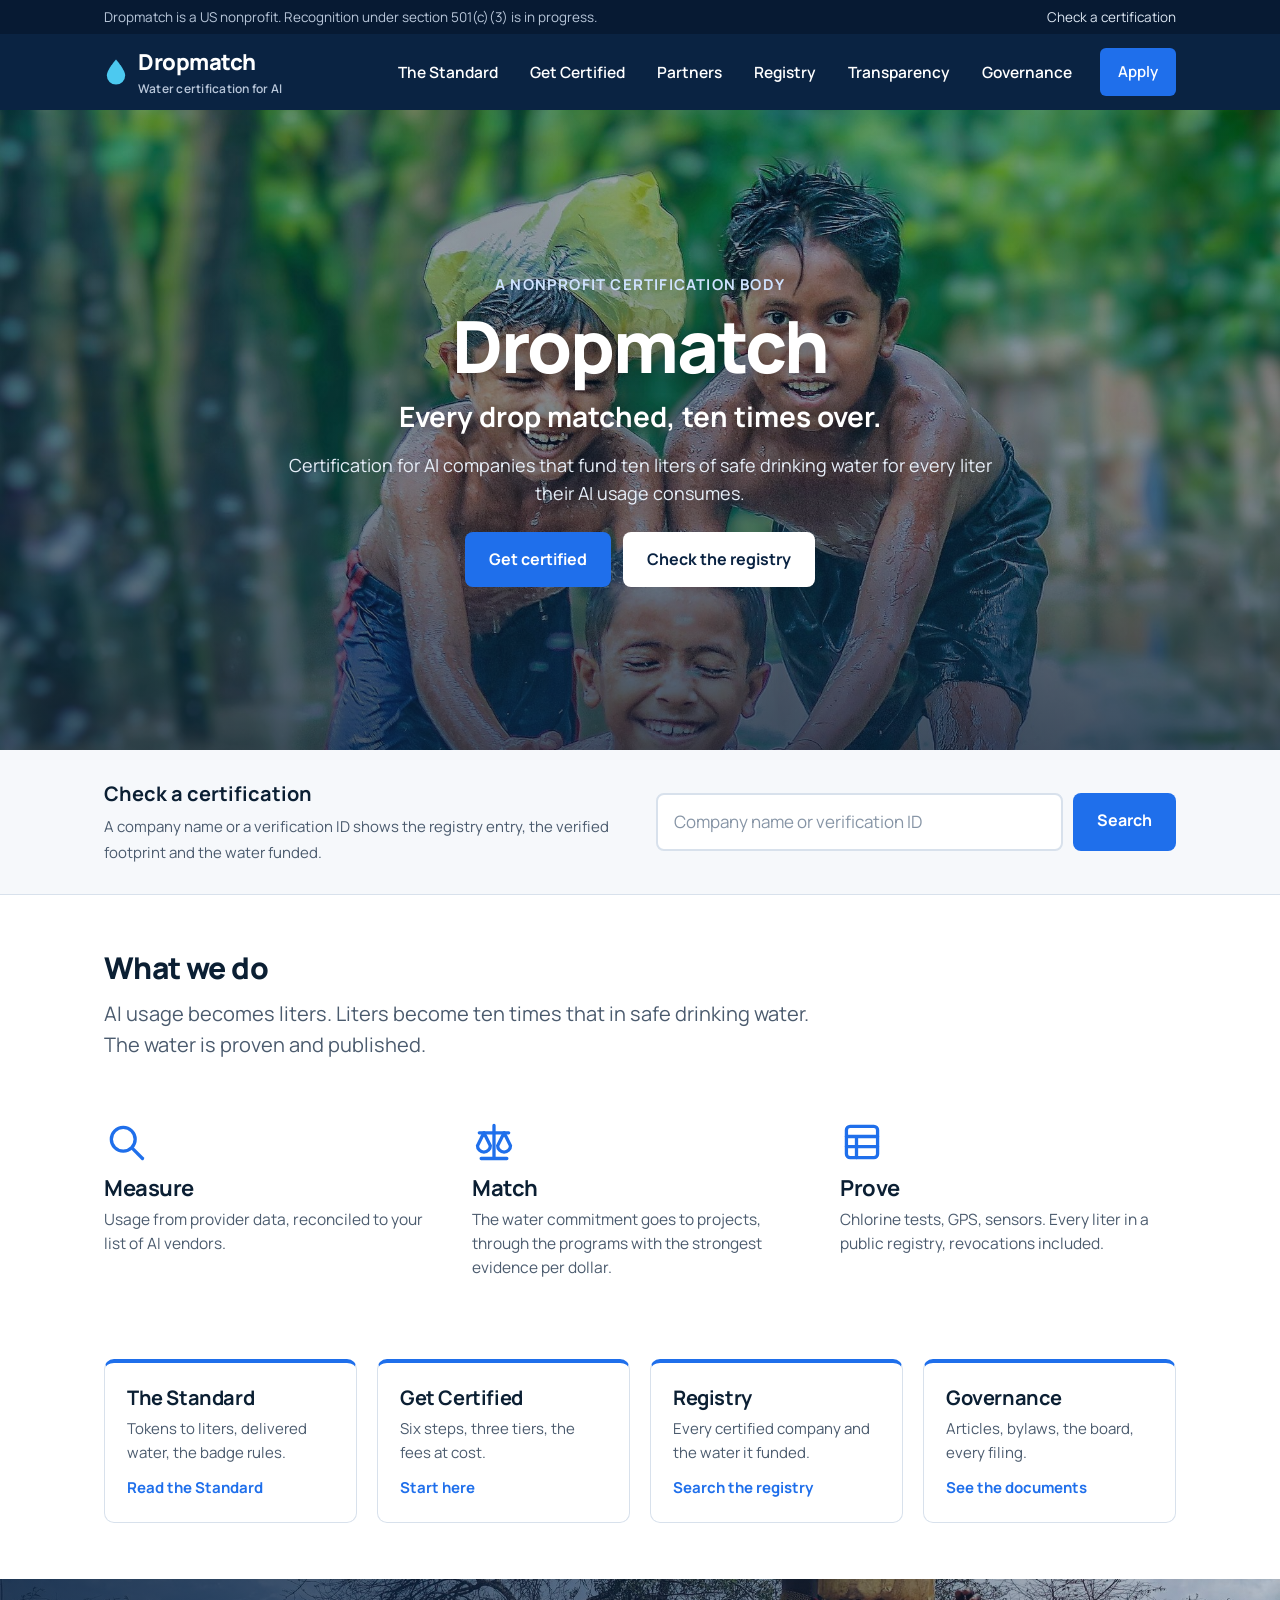
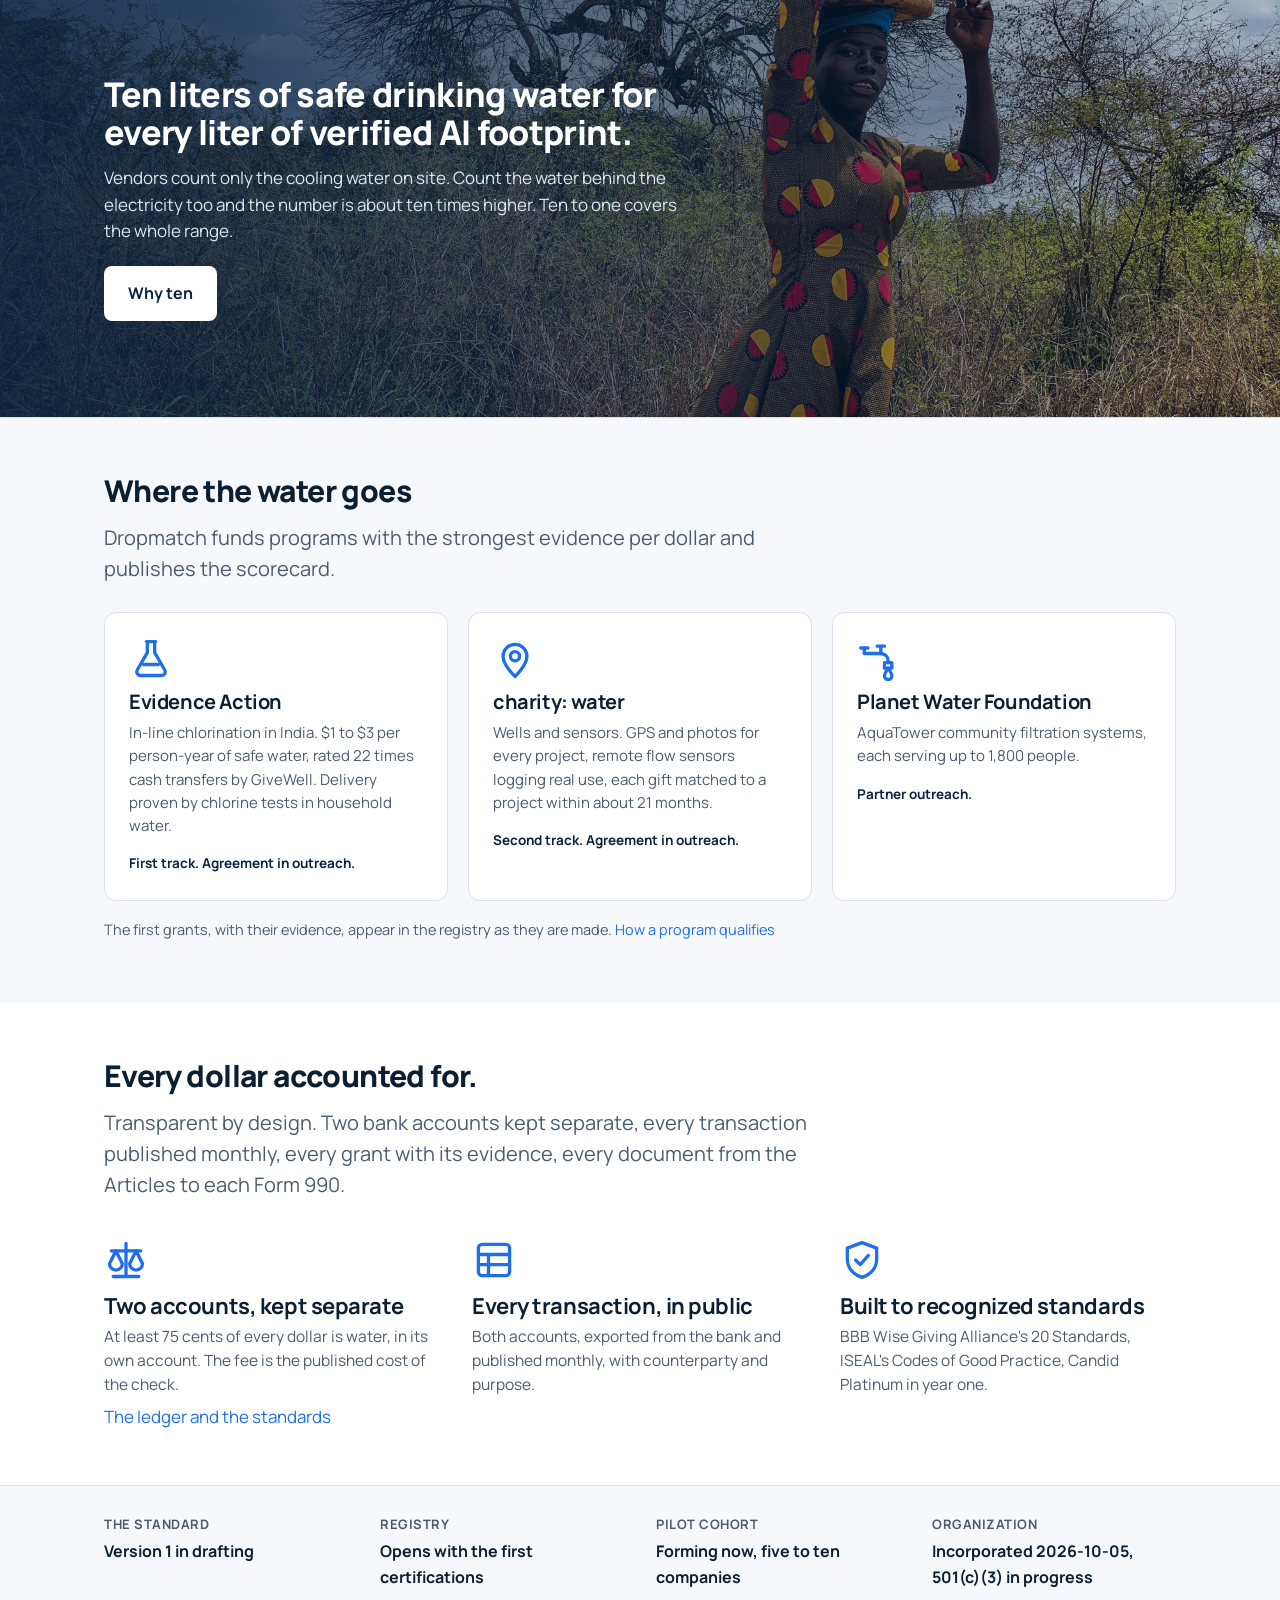
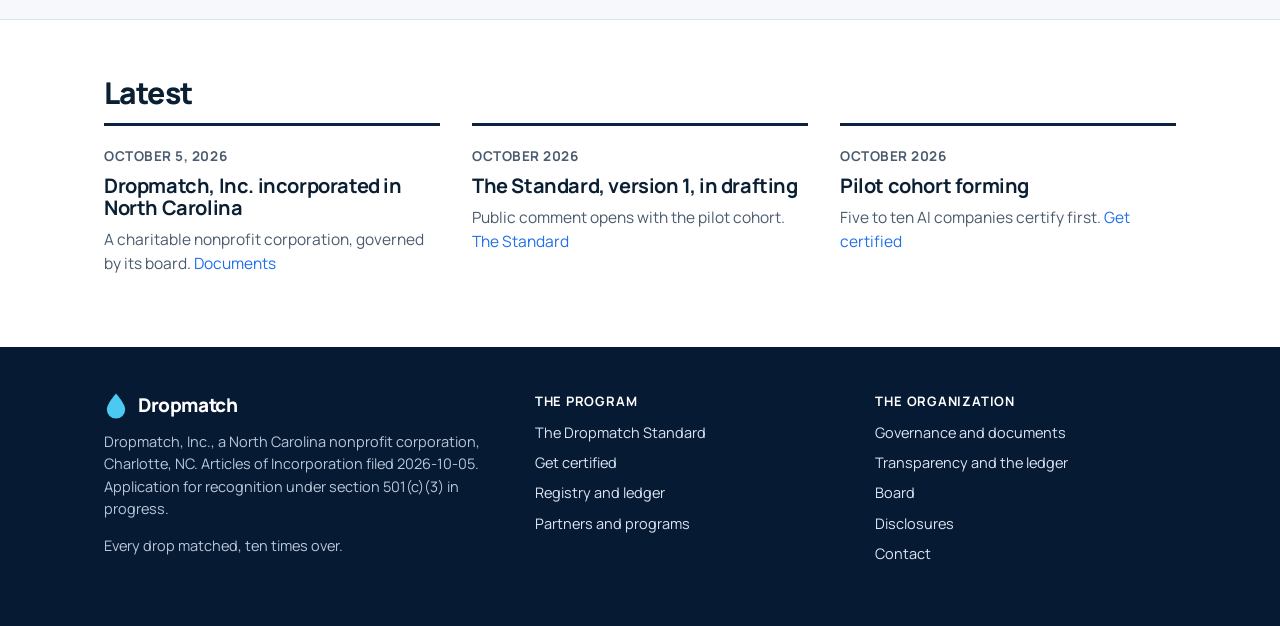
<file: index.html>
<!doctype html>
<html lang="en">
<head>
<meta charset="utf-8">
<meta name="viewport" content="width=device-width, initial-scale=1">
<title>Dropmatch</title>
<meta name="description" content="Dropmatch certifies AI companies for funding ten liters of safe drinking water for every liter their AI usage consumes. One public standard, one public registry, every grant proven.">
<link rel="canonical" href="https://dropmatch.org/">
<meta property="og:title" content="Dropmatch">
<meta property="og:description" content="Dropmatch certifies AI companies for funding ten liters of safe drinking water for every liter their AI usage consumes. One public standard, one public registry, every grant proven.">
<meta property="og:type" content="website">
<meta property="og:url" content="https://dropmatch.org/">
<meta property="og:image" content="https://dropmatch.org/assets/hero-laughing.jpg">
<link rel="icon" href="/favicon.svg" type="image/svg+xml">
<style>
/* Self-hosted fonts, latin subset, from Google Fonts (OFL). */
@font-face { font-family: "IBM Plex Mono"; font-style: normal; font-weight: 400; font-display: swap; src: url("/fonts/IBMPlexMono-400.woff2") format("woff2"); unicode-range: U+0000-00FF, U+0131, U+0152-0153, U+02BB-02BC, U+02C6, U+02DA, U+02DC, U+0304, U+0308, U+0329, U+2000-206F, U+20AC, U+2122, U+2191, U+2193, U+2212, U+2215, U+FEFF, U+FFFD; }
@font-face { font-family: "IBM Plex Mono"; font-style: normal; font-weight: 600; font-display: swap; src: url("/fonts/IBMPlexMono-600.woff2") format("woff2"); unicode-range: U+0000-00FF, U+0131, U+0152-0153, U+02BB-02BC, U+02C6, U+02DA, U+02DC, U+0304, U+0308, U+0329, U+2000-206F, U+20AC, U+2122, U+2191, U+2193, U+2212, U+2215, U+FEFF, U+FFFD; }
@font-face { font-family: "Manrope"; font-style: normal; font-weight: 400; font-display: swap; src: url("/fonts/Manrope-400.woff2") format("woff2"); unicode-range: U+0000-00FF, U+0131, U+0152-0153, U+02BB-02BC, U+02C6, U+02DA, U+02DC, U+0304, U+0308, U+0329, U+2000-206F, U+20AC, U+2122, U+2191, U+2193, U+2212, U+2215, U+FEFF, U+FFFD; }
@font-face { font-family: "Manrope"; font-style: normal; font-weight: 600; font-display: swap; src: url("/fonts/Manrope-600.woff2") format("woff2"); unicode-range: U+0000-00FF, U+0131, U+0152-0153, U+02BB-02BC, U+02C6, U+02DA, U+02DC, U+0304, U+0308, U+0329, U+2000-206F, U+20AC, U+2122, U+2191, U+2193, U+2212, U+2215, U+FEFF, U+FFFD; }
@font-face { font-family: "Manrope"; font-style: normal; font-weight: 700; font-display: swap; src: url("/fonts/Manrope-700.woff2") format("woff2"); unicode-range: U+0000-00FF, U+0131, U+0152-0153, U+02BB-02BC, U+02C6, U+02DA, U+02DC, U+0304, U+0308, U+0329, U+2000-206F, U+20AC, U+2122, U+2191, U+2193, U+2212, U+2215, U+FEFF, U+FFFD; }
@font-face { font-family: "Manrope"; font-style: normal; font-weight: 800; font-display: swap; src: url("/fonts/Manrope-800.woff2") format("woff2"); unicode-range: U+0000-00FF, U+0131, U+0152-0153, U+02BB-02BC, U+02C6, U+02DA, U+02DC, U+0304, U+0308, U+0329, U+2000-206F, U+20AC, U+2122, U+2191, U+2193, U+2212, U+2215, U+FEFF, U+FFFD; }

:root { --navy: #0A2342; --navy-deep: #071A33; --blue: #1F6FEB; --blue-dark: #1757B8; --blue-pale: #EAF2FF; --green: #15803D; --green-pale: #E8F7EE; --ink: #0B1F33; --muted: #4B5B6E; --line: #D8E1EC; --white: #FFFFFF; --paper: #F6F8FB; }
* { box-sizing: border-box; }
html { scroll-behavior: smooth; }
body { margin: 0; background: var(--white); color: var(--ink); font-variant-ligatures: none; font-family: "Manrope", system-ui, sans-serif; font-size: 17px; line-height: 1.55; -webkit-font-smoothing: antialiased; }
a { color: var(--blue); text-decoration: none; }
a:hover { color: var(--blue-dark); text-decoration: underline; }
.mono { font-family: "IBM Plex Mono", ui-monospace, Consolas, monospace; }
.wrap { max-width: 1120px; margin: 0 auto; padding: 0 24px; }
h1, h2, h3 { margin: 0 0 14px; line-height: 1.12; letter-spacing: -0.02em; }
h1 { font-size: 44px; font-weight: 800; }
h2 { font-size: 30px; font-weight: 800; margin-top: 48px; }
h3 { font-size: 21px; font-weight: 700; margin-top: 32px; }
p { margin: 0 0 14px; }
.lede { font-size: 20px; color: var(--muted); max-width: 720px; }
.muted { color: var(--muted); }
.small { font-size: 14.5px; color: var(--muted); }
.btn { display: inline-block; padding: 13px 22px; border-radius: 8px; font-weight: 700; font-size: 16px; border: 2px solid transparent; }
.btn:hover { text-decoration: none; }
.btn-primary { background: var(--blue); color: var(--white); }
.btn-primary:hover { background: var(--blue-dark); color: var(--white); }
.btn-ghost { background: var(--white); color: var(--navy); border-color: var(--line); }
.btn-ghost:hover { border-color: var(--navy); color: var(--navy); }
.verified { color: var(--green); font-weight: 700; }

/* top bar and nav */
.topbar { background: var(--navy-deep); color: #B9C7DA; font-size: 13.5px; }
.topbar .wrap { display: flex; justify-content: space-between; align-items: center; height: 34px; }
.topbar a { color: #DCE6F2; }
nav.main { background: var(--navy); color: var(--white); }
nav.main .wrap { display: flex; align-items: center; justify-content: space-between; height: 76px; gap: 24px; }
.brand { display: flex; align-items: center; gap: 10px; font-weight: 800; font-size: 22px; letter-spacing: -0.02em; color: var(--white); }
.brand:hover { text-decoration: none; color: var(--white); }
.brand svg { width: 24px; height: 28px; }
.brand small { display: block; font-size: 12px; font-weight: 600; letter-spacing: 0.02em; color: #B9C7DA; margin-top: 1px; }
.links { display: flex; gap: 4px; align-items: center; }
.links a { color: var(--white); font-weight: 600; font-size: 15.5px; padding: 10px 14px; border-radius: 6px; }
.links a:hover { background: rgba(255,255,255,.1); text-decoration: none; }
.links a.on { background: rgba(255,255,255,.14); }
.links .btn { margin-left: 10px; padding: 10px 16px; font-size: 15px; }

/* page header band */
.pagehead { background: var(--paper); border-bottom: 1px solid var(--line); padding: 44px 0 36px; }
.pagehead h1 { margin-bottom: 8px; }
.pagehead .lede { margin-bottom: 0; }
.crumb { font-size: 14px; color: var(--muted); margin-bottom: 12px; }
.crumb a { color: var(--muted); }
main { padding: 48px 0 72px; }

/* doc layout with contents rail */
.doc { display: grid; grid-template-columns: 240px 1fr; gap: 56px; align-items: start; }
.rail { position: sticky; top: 24px; font-size: 15px; }
.rail .title { font-weight: 800; font-size: 13px; letter-spacing: 0.06em; text-transform: uppercase; color: var(--muted); margin-bottom: 10px; }
.rail a { display: block; color: var(--ink); padding: 7px 0; border-bottom: 1px solid var(--line); }
.rail a:hover { color: var(--blue); text-decoration: none; }
.doc h2:first-child { margin-top: 0; }
.doc .body { max-width: 760px; }
.meta { font-size: 14.5px; color: var(--muted); display: flex; gap: 20px; flex-wrap: wrap; margin-bottom: 24px; }
.meta b { color: var(--ink); }

/* tables */
table { width: 100%; border-collapse: collapse; font-size: 15.5px; margin: 12px 0 24px; }
thead th { text-align: left; font-size: 13.5px; font-weight: 700; color: var(--muted); padding: 10px 12px; border-bottom: 2px solid var(--line); }
tbody td { padding: 14px 12px; border-bottom: 1px solid var(--line); vertical-align: top; }
td.k { font-weight: 700; white-space: nowrap; }

/* lists */
ul.plain { padding-left: 22px; margin: 0 0 16px; }
ul.plain li { margin-bottom: 8px; }
ol.steps { padding-left: 0; list-style: none; counter-reset: s; margin: 0 0 24px; }
ol.steps li { counter-increment: s; display: grid; grid-template-columns: 56px 1fr; gap: 16px; padding: 20px 0; border-bottom: 1px solid var(--line); }
ol.steps li::before { content: counter(s); font-weight: 800; font-size: 28px; color: var(--blue); line-height: 1; }
ol.steps b { display: block; font-size: 18px; margin-bottom: 4px; }

/* search */
.search { display: flex; gap: 10px; max-width: 640px; }
.search input { flex: 1; font: inherit; font-size: 17px; padding: 14px 16px; border: 2px solid var(--line); border-radius: 8px; color: var(--ink); background: var(--white); }
.search input::placeholder { color: #8795A6; }
.search .btn { white-space: nowrap; }

/* badge */
.badge { background: var(--white); border: 2px solid var(--navy); border-radius: 16px; padding: 24px; max-width: 400px; }
.badge-top { display: flex; align-items: center; gap: 14px; }
.badge .drop { width: 44px; height: 52px; flex: none; }
.badge-name { font-weight: 800; font-size: 22px; letter-spacing: -0.02em; line-height: 1.1; }
.badge-tier { font-size: 14px; font-weight: 700; color: var(--blue); margin-top: 3px; }
.badge-claim { margin: 18px 0 12px; font-weight: 600; font-size: 16px; line-height: 1.4; background: var(--paper); padding: 14px; border-radius: 10px; }
.badge-id { font-size: 13px; color: var(--muted); margin: 0; }

/* home */
.front { padding: 64px 0 56px; }
.front-grid { display: grid; grid-template-columns: 1.2fr 0.8fr; gap: 56px; align-items: center; }
.front h1 { font-size: 46px; }
.front .search { margin-top: 24px; }
.front .caption { text-align: center; }
.doors { display: grid; grid-template-columns: repeat(4, 1fr); gap: 20px; }
.door { display: block; background: var(--white); border: 1px solid var(--line); border-top: 4px solid var(--blue); border-radius: 10px; padding: 24px 22px 22px; color: var(--ink); }
.door:hover { text-decoration: none; border-color: var(--blue); color: var(--ink); }
.door h3 { margin: 0 0 8px; font-size: 20px; }
.door p { margin: 0 0 10px; color: var(--muted); font-size: 15px; }
.door span { color: var(--blue); font-weight: 700; font-size: 15px; }
.status { background: var(--paper); border-top: 1px solid var(--line); border-bottom: 1px solid var(--line); padding: 28px 0; }
.status .wrap { display: grid; grid-template-columns: repeat(4, 1fr); gap: 32px; }
.status b { display: block; font-size: 13px; letter-spacing: 0.04em; text-transform: uppercase; color: var(--muted); margin-bottom: 4px; }
.status span { font-weight: 700; font-size: 16px; }
.doors-sec { padding: 48px 0 56px; }

/* registry */
.filters { display: flex; gap: 10px; flex-wrap: wrap; margin: 20px 0 12px; }
.filters a { font-weight: 700; font-size: 14.5px; padding: 8px 14px; border: 1.5px solid var(--line); border-radius: 6px; color: var(--ink); }
.filters a.on { background: var(--navy); border-color: var(--navy); color: var(--white); }
.filters a:hover { text-decoration: none; border-color: var(--navy); }
.note-box { background: var(--paper); border-radius: 10px; padding: 18px 22px; font-size: 15.5px; margin: 0 0 24px; }

/* governance */
.doclist { list-style: none; padding: 0; margin: 0 0 24px; }
.doclist li { display: grid; grid-template-columns: 1fr auto; gap: 16px; padding: 14px 0; border-bottom: 1px solid var(--line); align-items: baseline; }
.doclist .st { font-size: 14.5px; color: var(--muted); white-space: nowrap; }
.doclist .st.ok { color: var(--green); font-weight: 700; }

footer { background: var(--navy-deep); color: #B9C7DA; padding: 44px 0 52px; font-size: 14.5px; }
.foot-grid { display: grid; grid-template-columns: 1.3fr 1fr 1fr; gap: 40px; }
footer .brand { font-size: 19px; margin-bottom: 10px; }
footer a { color: #DCE6F2; display: block; margin-bottom: 8px; }
footer .col b { display: block; color: var(--white); margin-bottom: 10px; font-size: 13px; letter-spacing: 0.06em; text-transform: uppercase; }
footer p { max-width: 460px; }

@media (max-width: 820px) {
  body { font-size: 16px; }
  h1 { font-size: 32px; } h2 { font-size: 25px; } .front h1 { font-size: 34px; }
  .topbar { display: none; }
  .links a:not(.btn) { display: none; }
  .links .btn { margin-left: 0; }
  .front { padding: 44px 0 40px; }
  .front-grid, .doc, .foot-grid { grid-template-columns: 1fr; gap: 36px; }
  .rail { position: static; }
  .doors { grid-template-columns: 1fr; }
  .status .wrap { grid-template-columns: 1fr 1fr; gap: 20px; }
  .search { flex-direction: column; }
  .badge { max-width: none; }
  table.stack, table.stack thead, table.stack tbody, table.stack tr, table.stack td { display: block; }
  table.stack thead { display: none; }
  table.stack tr { padding: 10px 0; border-bottom: 1px solid var(--line); }
  table.stack td { padding: 6px 0; border: 0; }
  table.stack td::before { content: attr(data-label); display: block; font-size: 13px; font-weight: 700; color: var(--muted); }
  table.stack td.k { white-space: normal; font-size: 19px; }
  table.stack td.k::before { display: none; }
  .doclist li { grid-template-columns: 1fr; gap: 4px; }
}

/* v3 photo pieces */
.hero { position: relative; min-height: 640px; background-size: cover; background-position: center 35%; color: var(--white); display: flex; align-items: center; }
.hero::before { content: ""; position: absolute; inset: 0; background: linear-gradient(180deg, rgba(7,26,51,.35) 0%, rgba(7,26,51,.55) 60%, rgba(7,26,51,.75) 100%); }
.hero-inner { position: relative; text-align: center; padding-top: 72px; padding-bottom: 72px; max-width: 900px; }
.hero .kicker { font-size: 15px; font-weight: 700; letter-spacing: 0.08em; text-transform: uppercase; color: #CFE3FF; margin-bottom: 10px; }
.hero h1 { font-size: 72px; font-weight: 800; letter-spacing: -0.03em; margin-bottom: 8px; text-shadow: 0 2px 18px rgba(0,0,0,.35); }
.hero .tag { font-size: 28px; font-weight: 700; margin-bottom: 14px; text-shadow: 0 2px 14px rgba(0,0,0,.35); }
.hero .sub { font-size: 18px; max-width: 720px; margin: 0 auto 24px; color: #E6EEF8; }
.hero .btns { display: flex; gap: 12px; justify-content: center; flex-wrap: wrap; }
.btn-light { background: var(--white); color: var(--navy); }
.btn-light:hover { background: #EAF2FF; color: var(--navy); }
.checkbar { background: var(--paper); border-bottom: 1px solid var(--line); padding: 28px 0; }
.checkbar-grid { display: grid; grid-template-columns: 1fr 1fr; gap: 32px; align-items: center; }
.checkbar b { display: block; font-size: 20px; margin-bottom: 4px; }
.checkbar span { color: var(--muted); font-size: 15px; }
.checkbar .search { max-width: none; }
.about { padding: 64px 0 24px; }
.about-grid { display: grid; grid-template-columns: 0.8fr 1.2fr; gap: 48px; align-items: center; }
.about img { width: 100%; height: 420px; object-fit: cover; border-radius: 12px; display: block; }
.about h2 { margin-top: 0; }
.band { position: relative; background-size: cover; background-position: center 60%; color: var(--white); padding: 96px 0; }
.band::before { content: ""; position: absolute; inset: 0; background: linear-gradient(90deg, rgba(10,35,66,.88) 0%, rgba(10,35,66,.55) 60%, rgba(10,35,66,.25) 100%); }
.band-inner { position: relative; }
.band-inner h2, .band-inner p { max-width: 600px; }
.band h2 { margin-top: 0; font-size: 34px; }
.band p { color: #DCE6F2; font-size: 17px; margin-bottom: 22px; }
.news { padding: 56px 0 72px; }
.news h2 { margin-top: 0; }
.news-grid { display: grid; grid-template-columns: repeat(3, 1fr); gap: 32px; }
.news article { border-top: 3px solid var(--navy); padding-top: 16px; }
.news time { font-size: 13.5px; font-weight: 700; color: var(--muted); letter-spacing: 0.04em; text-transform: uppercase; }
.news h3 { margin: 6px 0 8px; font-size: 20px; }
.news p { color: var(--muted); font-size: 15.5px; margin: 0; }
.pagehead.photo { position: relative; background-size: cover; background-position: center 40%; color: var(--white); padding: 72px 0 56px; border-bottom: 0; }
.pagehead.photo::before { content: ""; position: absolute; inset: 0; background: linear-gradient(90deg, rgba(7,26,51,.85) 0%, rgba(7,26,51,.6) 55%, rgba(7,26,51,.3) 100%); }
.pagehead.photo .wrap { position: relative; }
.pagehead.photo .crumb, .pagehead.photo .crumb a { color: #CFE3FF; }
.pagehead.photo .lede { color: #E6EEF8; }
.ledger-row { display: grid; grid-template-columns: repeat(4, 1fr); gap: 24px; margin: 8px 0 24px; }
.ledger-row b { display: block; font-size: 40px; font-weight: 800; letter-spacing: -0.03em; line-height: 1; color: var(--green); margin-bottom: 6px; }
.ledger-row span { font-size: 14.5px; color: var(--muted); }
main > .wrap > h2 { margin-top: 40px; }
@media (max-width: 820px) {
  .hero { min-height: 540px; }
  .hero h1 { font-size: 48px; } .hero .tag { font-size: 22px; }
  .checkbar-grid, .about-grid, .news-grid { grid-template-columns: 1fr; gap: 24px; }
  .about img { height: 280px; }
  .band { padding: 64px 0; } .band h2 { font-size: 27px; }
  .ledger-row { grid-template-columns: 1fr 1fr; }
  .ledger-row b { font-size: 32px; }
}

/* v4 graphics */
.ic { width: 44px; height: 44px; stroke: var(--blue); fill: none; stroke-width: 1.8; stroke-linecap: round; stroke-linejoin: round; display: block; }
.ic.big { width: 56px; height: 56px; }
.ic.white { stroke: var(--white); }
.whatwedo { padding: 56px 0 24px; }
.whatwedo h2 { margin-top: 0; }
.whatwedo .lede { margin-bottom: 28px; }
.flow { display: grid; grid-template-columns: 1fr 32px 1fr 32px 1fr 32px 1fr 32px 1fr; gap: 8px; align-items: start; margin: 8px 0 8px; }
.flow .node { text-align: center; background: var(--paper); border-radius: 12px; padding: 22px 14px 18px; }
.flow .node .ic { margin: 0 auto 10px; }
.flow .node b { display: block; font-size: 17px; margin-bottom: 4px; }
.flow .node span { font-size: 14px; color: var(--muted); display: block; line-height: 1.4; }
.flow .arrow { align-self: center; height: 100%; display: flex; align-items: center; justify-content: center; padding-top: 48px; }
.flow .arrow svg { width: 24px; height: 24px; stroke: var(--line); stroke-width: 2.5; fill: none; stroke-linecap: round; stroke-linejoin: round; }
.parts { display: grid; grid-template-columns: repeat(3, 1fr); gap: 32px; padding: 32px 0 56px; }
.part .ic { margin-bottom: 12px; }
.part h3 { margin: 0 0 6px; font-size: 22px; }
.part p { color: var(--muted); font-size: 15.5px; margin: 0; }
.diagram { margin: 20px 0 28px; }
.diagram svg { width: 100%; height: auto; display: block; }
.ladder { list-style: none; padding: 0; margin: 16px 0 8px; display: grid; gap: 10px; }
.ladder li { display: grid; grid-template-columns: 84px 1fr; grid-template-rows: auto auto; column-gap: 14px; align-items: center; }
.ladder .val { font-weight: 800; font-size: 16px; text-align: right; grid-row: 1; }
.ladder .bar { height: 24px; border-radius: 6px; background: var(--blue-pale); overflow: hidden; display: block; grid-row: 1; }
.ladder .bar i { display: block; height: 100%; background: var(--blue); border-radius: 6px; }
.ladder li.top .bar i { background: var(--navy); }
.ladder .src { grid-column: 2; grid-row: 2; font-size: 13.5px; color: var(--muted); margin-top: 2px; }
ol.steps.icons li { grid-template-columns: 56px 1fr; }
ol.steps.icons li::before { content: none; }
ol.steps.icons .ic { width: 40px; height: 40px; margin-top: 2px; }
.rules { display: grid; grid-template-columns: 1fr 1fr; gap: 16px 28px; margin: 16px 0 24px; }
.rule { display: grid; grid-template-columns: 40px 1fr; gap: 12px; align-items: start; font-size: 15.5px; }
.rule .ic { width: 36px; height: 36px; }
.rule b { display: block; margin-bottom: 2px; }
.tiers3 { display: grid; grid-template-columns: repeat(3, 1fr); gap: 20px; margin: 16px 0 24px; }
.tier { background: var(--paper); border-radius: 12px; padding: 22px; }
.tier .ic { margin-bottom: 10px; }
.tier h3 { margin: 0 0 2px; font-size: 20px; }
.tier .who { color: var(--muted); font-size: 14px; margin-bottom: 10px; }
.tier .fee { font-size: 26px; font-weight: 800; letter-spacing: -0.02em; margin: 0; }
.tier .fee span { display: block; font-size: 13.5px; font-weight: 600; color: var(--muted); letter-spacing: 0; }
.tier p { font-size: 14.5px; color: var(--muted); margin: 8px 0 0; }
@media (max-width: 820px) {
  .flow { grid-template-columns: 1fr; }
  .flow .arrow { padding: 0; transform: rotate(90deg); height: 28px; }
  .parts, .tiers3, .rules { grid-template-columns: 1fr; }
}

/* v5 partners */
.partners-strip { padding: 56px 0 48px; background: var(--paper); border-top: 1px solid var(--line); }
.partners-strip h2 { margin-top: 0; }
.pgrid { display: grid; grid-template-columns: repeat(3, 1fr); gap: 20px; margin: 28px 0 18px; }
.porg { background: var(--white); border: 1px solid var(--line); border-radius: 12px; padding: 24px; }
.porg .ic { margin-bottom: 10px; }
.porg h3 { margin: 0 0 8px; font-size: 20px; }
.porg p { color: var(--muted); font-size: 15px; margin: 0 0 12px; }
.porg span { font-size: 13.5px; font-weight: 700; color: var(--navy); }
@media (max-width: 820px) { .pgrid { grid-template-columns: 1fr; } }

/* v6 transparency */
.transparency-strip { padding: 56px 0 40px; background: var(--white); }
.transparency-strip h2 { margin-top: 0; }
.std-table td.k { white-space: normal; width: 26%; }
.std-table td:nth-child(2) { width: 44%; }
.rule b a, .porg h3 a, td.k a { color: var(--ink); }
.rule b a:hover, .porg h3 a:hover, td.k a:hover { color: var(--blue); }

/* tablet band: the seven-link nav between phone and desktop */
.links a { white-space: nowrap; }
.brand span { white-space: nowrap; }
@media (max-width: 1000px) and (min-width: 821px) {
  .links { gap: 0; }
  .links a { font-size: 14px; padding: 9px 8px; }
  .links .btn { margin-left: 4px; padding: 9px 12px; font-size: 14px; }
  .brand { font-size: 19px; }
  .brand small { display: none; }
  .wrap { padding: 0 20px; }
}
@media (max-width: 900px) and (min-width: 821px) {
  .topbar span { display: none; }
  .links a:not(.btn) { font-size: 13.5px; padding: 8px 6px; }
}
.tscroll { overflow-x: auto; -webkit-overflow-scrolling: touch; margin: 12px 0 24px; }
.tscroll table { margin: 0; min-width: 560px; }
.diagram svg { max-width: 100%; }
.doc .body { min-width: 0; }
.doc { min-width: 0; }
.tscroll table { min-width: 0; width: 100%; }

</style>
</head>
<body>
<svg width="0" height="0" style="position:absolute" aria-hidden="true">
  <symbol id="i-chip" viewBox="0 0 24 24"><rect x="6" y="6" width="12" height="12" rx="2"/><rect x="9.5" y="9.5" width="5" height="5" rx="1"/><path d="M9 2v4M15 2v4M9 18v4M15 18v4M2 9h4M2 15h4M18 9h4M18 15h4"/></symbol>
  <symbol id="i-drop" viewBox="0 0 24 24"><path d="M12 2.5S5 10 5 14.5a7 7 0 0 0 14 0C19 10 12 2.5 12 2.5z"/><path d="M8.5 15a3.5 3.5 0 0 0 2.5 3.3"/></symbol>
  <symbol id="i-x10" viewBox="0 0 24 24"><circle cx="12" cy="12" r="9.5"/><path d="M7 9l3 6M10 9l-3 6"/><path d="M13.5 9v6M17 9a2 2 0 0 1 2 2v2a2 2 0 0 1-4 0v-2a2 2 0 0 1 2-2z"/></symbol>
  <symbol id="i-tap" viewBox="0 0 24 24"><path d="M4 9h9a4 4 0 0 1 4 4v1"/><path d="M4 9V6M2 6h4"/><path d="M13 5v4M11 5h4"/><path d="M15 14h4v3h-4z"/><path d="M17 17s-2 3-2 4.2a2 2 0 0 0 4 0C19 20 17 17 17 17z"/></symbol>
  <symbol id="i-check-doc" viewBox="0 0 24 24"><path d="M7 2.5h7l5 5V20a1.5 1.5 0 0 1-1.5 1.5h-10.5A1.5 1.5 0 0 1 5.5 20V4A1.5 1.5 0 0 1 7 2.5z"/><path d="M14 2.5v5h5"/><path d="M8.5 14.5l2.5 2.5 4.5-5"/></symbol>
  <symbol id="i-search" viewBox="0 0 24 24"><circle cx="10.5" cy="10.5" r="6.5"/><path d="M15.5 15.5L21 21"/></symbol>
  <symbol id="i-ledger" viewBox="0 0 24 24"><rect x="3.5" y="3.5" width="17" height="17" rx="2"/><path d="M3.5 9h17M3.5 14.5h17M9 9v11.5"/></symbol>
  <symbol id="i-shield" viewBox="0 0 24 24"><path d="M12 2.5l8 3v6c0 5-3.5 8.5-8 10-4.5-1.5-8-5-8-10v-6l8-3z"/><path d="M8.5 12l2.5 2.5 4.5-5"/></symbol>
  <symbol id="i-server" viewBox="0 0 24 24"><rect x="3.5" y="3.5" width="17" height="7" rx="1.5"/><rect x="3.5" y="13.5" width="17" height="7" rx="1.5"/><path d="M7 7h.01M7 17h.01M11 7h5M11 17h5"/></symbol>
  <symbol id="i-bolt" viewBox="0 0 24 24"><path d="M13 2.5L5 13.5h6l-1 8 8-11h-6l1-8z"/></symbol>
  <symbol id="i-people" viewBox="0 0 24 24"><circle cx="9" cy="8" r="3.5"/><path d="M2.5 20a6.5 6.5 0 0 1 13 0"/><circle cx="17" cy="9.5" r="2.5"/><path d="M15.5 15.5a5 5 0 0 1 6 4.5"/></symbol>
  <symbol id="i-plug" viewBox="0 0 24 24"><path d="M8 3v5M16 3v5"/><path d="M5 8h14v3a7 7 0 0 1-14 0V8z"/><path d="M12 18v3.5"/></symbol>
  <symbol id="i-scale" viewBox="0 0 24 24"><path d="M12 3v18M5 21h14"/><path d="M4 7h16"/><path d="M6.5 7l-3.5 7a3.5 3.5 0 0 0 7 0l-3.5-7zM17.5 7l-3.5 7a3.5 3.5 0 0 0 7 0l-3.5-7z"/></symbol>
  <symbol id="i-flask" viewBox="0 0 24 24"><path d="M9.5 2.5h5M10 2.5v6l-5.5 9.5A2 2 0 0 0 6.2 21h11.6a2 2 0 0 0 1.7-3L14 8.5v-6"/><path d="M8 15h8"/></symbol>
  <symbol id="i-pin" viewBox="0 0 24 24"><path d="M12 21.5s-6.5-6-6.5-11a6.5 6.5 0 0 1 13 0c0 5-6.5 11-6.5 11z"/><circle cx="12" cy="10.5" r="2.5"/></symbol>
  <symbol id="i-calendar" viewBox="0 0 24 24"><rect x="3.5" y="5" width="17" height="15.5" rx="2"/><path d="M3.5 10h17M8 3v4M16 3v4"/></symbol>
  <symbol id="i-ban" viewBox="0 0 24 24"><circle cx="12" cy="12" r="9"/><path d="M5.5 5.5l13 13"/></symbol>
  <symbol id="i-arrow" viewBox="0 0 24 24"><path d="M4 12h15M13 6l6 6-6 6"/></symbol>
  <symbol id="i-key" viewBox="0 0 24 24"><circle cx="8" cy="12" r="4.5"/><path d="M12.5 12H21M18 12v3M15 12v2"/></symbol>
  <symbol id="i-send" viewBox="0 0 24 24"><path d="M21 3L3 10.5l7.5 3 3 7.5L21 3z"/><path d="M10.5 13.5L21 3"/></symbol>
</svg>


<div class="topbar"><div class="wrap"><span>Dropmatch is a US nonprofit. Recognition under section 501(c)(3) is in progress.</span><a href="/registry">Check a certification</a></div></div>
<nav class="main" aria-label="Main"><div class="wrap">
  <a class="brand" href="/"><svg viewBox="0 0 22 26" aria-hidden="true"><path d="M11 1.5C11 1.5 2.5 11 2.5 16.2a8.5 8.5 0 0 0 17 0C19.5 11 11 1.5 11 1.5z" fill="#4CC9F0"/></svg><span>Dropmatch<small>Water certification for AI</small></span></a>
  <div class="links">
    <a href="/standard">The Standard</a>
    <a href="/get-certified">Get Certified</a>
    <a href="/partners">Partners</a>
    <a href="/registry">Registry</a>
    <a href="/transparency">Transparency</a>
    <a href="/governance">Governance</a>
    <a class="btn btn-primary" href="/get-certified">Apply</a>
  </div>
</div></nav>
<header class="hero" style="background-image: url('/assets/hero-laughing.jpg')">
  <div class="hero-inner wrap">
    <p class="kicker">A nonprofit certification body</p>
    <h1>Dropmatch</h1>
    <p class="tag">Every drop matched, ten times over.</p>
    <p class="sub">Certification for AI companies that fund ten liters of safe drinking water for every liter their AI usage consumes.</p>
    <div class="btns">
      <a class="btn btn-primary" href="/get-certified">Get certified</a>
      <a class="btn btn-light" href="/registry">Check the registry</a>
    </div>
  </div>
</header>

<section class="checkbar">
  <div class="wrap checkbar-grid">
    <div><b>Check a certification</b><span>A company name or a verification ID shows the registry entry, the verified footprint and the water funded.</span></div>
    <form class="search" action="/registry"><input type="search" placeholder="Company name or verification ID" aria-label="Search the registry"><a class="btn btn-primary" href="/registry">Search</a></form>
  </div>
</section>

<section class="whatwedo">
  <div class="wrap">
    <h2>What we do</h2>
    <p class="lede">AI usage becomes liters. Liters become ten times that in safe drinking water. The water is proven and published.</p>
    <div class="parts">
      <div class="part"><svg class="ic"><use href="#i-search"/></svg><h3>Measure</h3><p>Usage from provider data, reconciled to your list of AI vendors.</p></div>
      <div class="part"><svg class="ic"><use href="#i-scale"/></svg><h3>Match</h3><p>The water commitment goes to projects, through the programs with the strongest evidence per dollar.</p></div>
      <div class="part"><svg class="ic"><use href="#i-ledger"/></svg><h3>Prove</h3><p>Chlorine tests, GPS, sensors. Every liter in a public registry, revocations included.</p></div>
    </div>
  </div>
</section>

<section class="doors-sec" style="padding-top:0">
  <div class="wrap">
    <div class="doors">
      <a class="door" href="/standard"><h3>The Standard</h3><p>Tokens to liters, delivered water, the badge rules.</p><span>Read the Standard</span></a>
      <a class="door" href="/get-certified"><h3>Get Certified</h3><p>Six steps, three tiers, the fees at cost.</p><span>Start here</span></a>
      <a class="door" href="/registry"><h3>Registry</h3><p>Every certified company and the water it funded.</p><span>Search the registry</span></a>
      <a class="door" href="/governance"><h3>Governance</h3><p>Articles, bylaws, the board, every filing.</p><span>See the documents</span></a>
    </div>
  </div>
</section>

<section class="band" style="background-image: url('/assets/band-woman-bucket.jpg')">
  <div class="wrap band-inner">
    <h2>Ten liters of safe drinking water for every liter of verified AI footprint.</h2>
    <p>Vendors count only the cooling water on site. Count the water behind the electricity too and the number is about ten times higher. Ten to one covers the whole range.</p>
    <a class="btn btn-light" href="/standard#scope">Why ten</a>
  </div>
</section>

<section class="partners-strip">
  <div class="wrap">
    <h2>Where the water goes</h2>
    <p class="lede">Dropmatch funds programs with the strongest evidence per dollar and publishes the scorecard.</p>
    <div class="pgrid">
      <div class="porg"><svg class="ic"><use href="#i-flask"/></svg><h3><a href="https://www.evidenceaction.org/" target="_blank" rel="noopener">Evidence Action</a></h3><p>In-line chlorination in India. $1 to $3 per person-year of safe water, rated 22 times cash transfers by GiveWell. Delivery proven by chlorine tests in household water.</p><span>First track. Agreement in outreach.</span></div>
      <div class="porg"><svg class="ic"><use href="#i-pin"/></svg><h3><a href="https://www.charitywater.org/" target="_blank" rel="noopener">charity: water</a></h3><p>Wells and sensors. GPS and photos for every project, remote flow sensors logging real use, each gift matched to a project within about 21 months.</p><span>Second track. Agreement in outreach.</span></div>
      <div class="porg"><svg class="ic"><use href="#i-tap"/></svg><h3><a href="https://planet-water.org/" target="_blank" rel="noopener">Planet Water Foundation</a></h3><p>AquaTower community filtration systems, each serving up to 1,800 people.</p><span>Partner outreach.</span></div>
    </div>
    <p class="small">The first grants, with their evidence, appear in the registry as they are made. <a href="/partners">How a program qualifies</a></p>
  </div>
</section>

<section class="transparency-strip">
  <div class="wrap">
    <h2>Every dollar accounted for.</h2>
    <p class="lede">Transparent by design. Two bank accounts kept separate, every transaction published monthly, every grant with its evidence, every document from the Articles to each Form 990.</p>
    <div class="parts" style="padding:24px 0 8px">
      <div class="part"><svg class="ic"><use href="#i-scale"/></svg><h3>Two accounts, kept separate</h3><p>At least 75 cents of every dollar is water, in its own account. The fee is the published cost of the check.</p></div>
      <div class="part"><svg class="ic"><use href="#i-ledger"/></svg><h3>Every transaction, in public</h3><p>Both accounts, exported from the bank and published monthly, with counterparty and purpose.</p></div>
      <div class="part"><svg class="ic"><use href="#i-shield"/></svg><h3>Built to recognized standards</h3><p>BBB Wise Giving Alliance's 20 Standards, ISEAL's Codes of Good Practice, Candid Platinum in year one.</p></div>
    </div>
    <p><a href="/transparency">The ledger and the standards</a></p>
  </div>
</section>

<section class="status">
  <div class="wrap">
    <div><b>The Standard</b><span>Version 1 in drafting</span></div>
    <div><b>Registry</b><span>Opens with the first certifications</span></div>
    <div><b>Pilot cohort</b><span>Forming now, five to ten companies</span></div>
    <div><b>Organization</b><span>Incorporated 2026-10-05, 501(c)(3) in progress</span></div>
  </div>
</section>

<section class="news">
  <div class="wrap">
    <h2>Latest</h2>
    <div class="news-grid">
      <article><time>October 5, 2026</time><h3>Dropmatch, Inc. incorporated in North Carolina</h3><p>A charitable nonprofit corporation, governed by its board. <a href="/governance">Documents</a></p></article>
      <article><time>October 2026</time><h3>The Standard, version 1, in drafting</h3><p>Public comment opens with the pilot cohort. <a href="/standard">The Standard</a></p></article>
      <article><time>October 2026</time><h3>Pilot cohort forming</h3><p>Five to ten AI companies certify first. <a href="/get-certified">Get certified</a></p></article>
    </div>
  </div>
</section>


<footer><div class="wrap foot-grid">
  <div><div class="brand"><svg viewBox="0 0 22 26" aria-hidden="true"><path d="M11 1.5C11 1.5 2.5 11 2.5 16.2a8.5 8.5 0 0 0 17 0C19.5 11 11 1.5 11 1.5z" fill="#4CC9F0"/></svg>Dropmatch</div><p>Dropmatch, Inc., a North Carolina nonprofit corporation, Charlotte, NC. Articles of Incorporation filed 2026-10-05. Application for recognition under section 501(c)(3) in progress.</p><p>Every drop matched, ten times over.</p></div>
  <div class="col"><b>The program</b><a href="/standard">The Dropmatch Standard</a><a href="/get-certified">Get certified</a><a href="/registry">Registry and ledger</a><a href="/partners">Partners and programs</a></div>
  <div class="col"><b>The organization</b><a href="/governance">Governance and documents</a><a href="/transparency">Transparency and the ledger</a><a href="/governance#board">Board</a><a href="/governance#disclosure">Disclosures</a><a href="mailto:hello@dropmatch.org">Contact</a></div>
</div></footer>
</body>
</html>
</file>
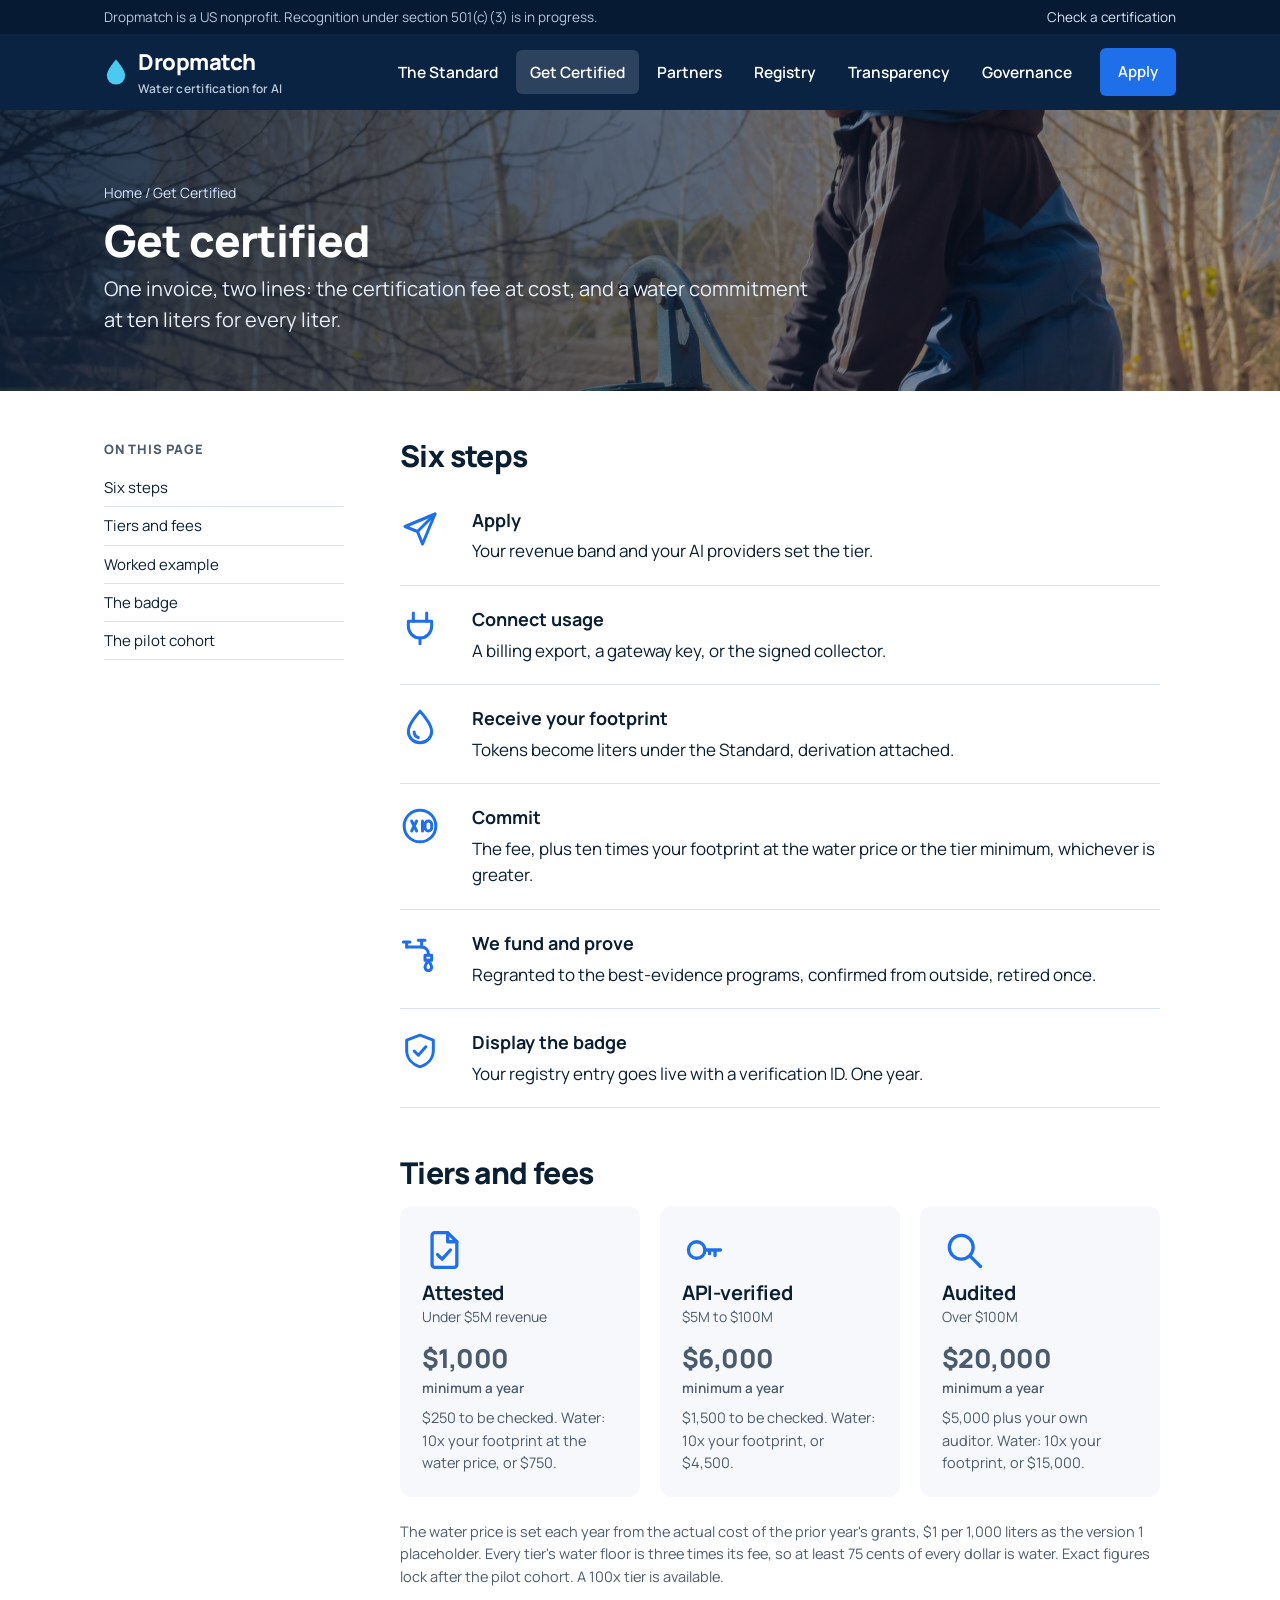
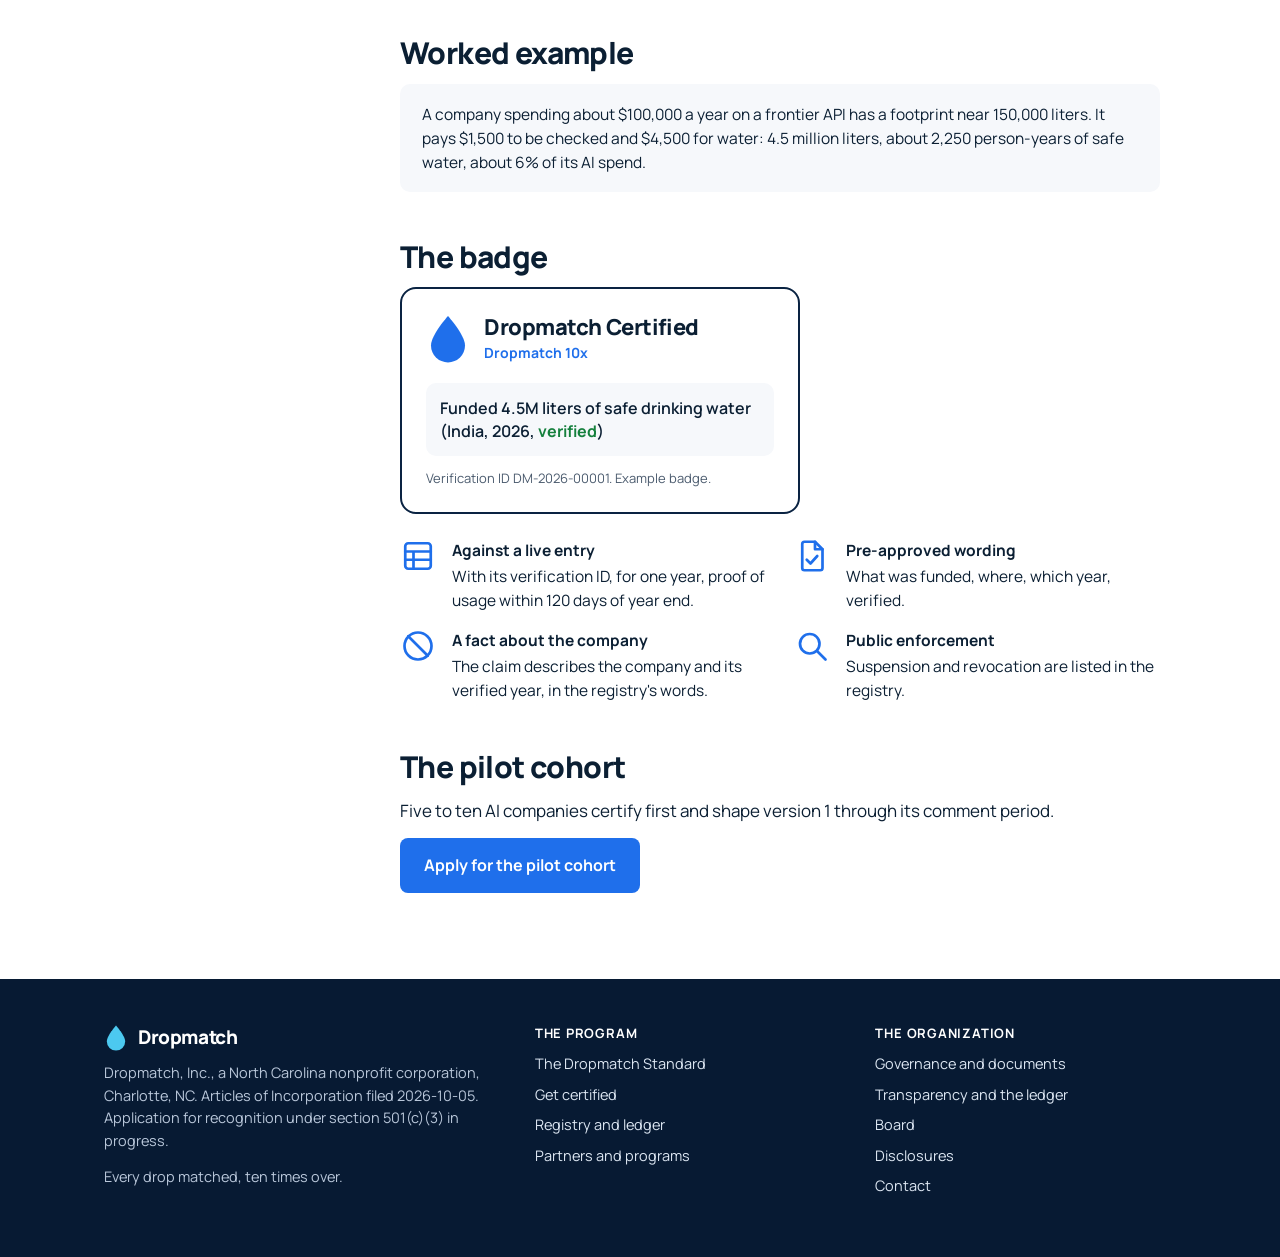
<file: get-certified.html>
<!doctype html>
<html lang="en">
<head>
<meta charset="utf-8">
<meta name="viewport" content="width=device-width, initial-scale=1">
<title>Get certified</title>
<meta name="description" content="Six steps, three verification tiers, the fee at cost and the water commitment at ten to one.">
<link rel="canonical" href="https://dropmatch.org/get-certified">
<meta property="og:title" content="Get certified">
<meta property="og:description" content="Six steps, three verification tiers, the fee at cost and the water commitment at ten to one.">
<meta property="og:type" content="website">
<meta property="og:url" content="https://dropmatch.org/get-certified">
<meta property="og:image" content="https://dropmatch.org/assets/hero-laughing.jpg">
<link rel="icon" href="/favicon.svg" type="image/svg+xml">
<style>
/* Self-hosted fonts, latin subset, from Google Fonts (OFL). */
@font-face { font-family: "IBM Plex Mono"; font-style: normal; font-weight: 400; font-display: swap; src: url("/fonts/IBMPlexMono-400.woff2") format("woff2"); unicode-range: U+0000-00FF, U+0131, U+0152-0153, U+02BB-02BC, U+02C6, U+02DA, U+02DC, U+0304, U+0308, U+0329, U+2000-206F, U+20AC, U+2122, U+2191, U+2193, U+2212, U+2215, U+FEFF, U+FFFD; }
@font-face { font-family: "IBM Plex Mono"; font-style: normal; font-weight: 600; font-display: swap; src: url("/fonts/IBMPlexMono-600.woff2") format("woff2"); unicode-range: U+0000-00FF, U+0131, U+0152-0153, U+02BB-02BC, U+02C6, U+02DA, U+02DC, U+0304, U+0308, U+0329, U+2000-206F, U+20AC, U+2122, U+2191, U+2193, U+2212, U+2215, U+FEFF, U+FFFD; }
@font-face { font-family: "Manrope"; font-style: normal; font-weight: 400; font-display: swap; src: url("/fonts/Manrope-400.woff2") format("woff2"); unicode-range: U+0000-00FF, U+0131, U+0152-0153, U+02BB-02BC, U+02C6, U+02DA, U+02DC, U+0304, U+0308, U+0329, U+2000-206F, U+20AC, U+2122, U+2191, U+2193, U+2212, U+2215, U+FEFF, U+FFFD; }
@font-face { font-family: "Manrope"; font-style: normal; font-weight: 600; font-display: swap; src: url("/fonts/Manrope-600.woff2") format("woff2"); unicode-range: U+0000-00FF, U+0131, U+0152-0153, U+02BB-02BC, U+02C6, U+02DA, U+02DC, U+0304, U+0308, U+0329, U+2000-206F, U+20AC, U+2122, U+2191, U+2193, U+2212, U+2215, U+FEFF, U+FFFD; }
@font-face { font-family: "Manrope"; font-style: normal; font-weight: 700; font-display: swap; src: url("/fonts/Manrope-700.woff2") format("woff2"); unicode-range: U+0000-00FF, U+0131, U+0152-0153, U+02BB-02BC, U+02C6, U+02DA, U+02DC, U+0304, U+0308, U+0329, U+2000-206F, U+20AC, U+2122, U+2191, U+2193, U+2212, U+2215, U+FEFF, U+FFFD; }
@font-face { font-family: "Manrope"; font-style: normal; font-weight: 800; font-display: swap; src: url("/fonts/Manrope-800.woff2") format("woff2"); unicode-range: U+0000-00FF, U+0131, U+0152-0153, U+02BB-02BC, U+02C6, U+02DA, U+02DC, U+0304, U+0308, U+0329, U+2000-206F, U+20AC, U+2122, U+2191, U+2193, U+2212, U+2215, U+FEFF, U+FFFD; }

:root { --navy: #0A2342; --navy-deep: #071A33; --blue: #1F6FEB; --blue-dark: #1757B8; --blue-pale: #EAF2FF; --green: #15803D; --green-pale: #E8F7EE; --ink: #0B1F33; --muted: #4B5B6E; --line: #D8E1EC; --white: #FFFFFF; --paper: #F6F8FB; }
* { box-sizing: border-box; }
html { scroll-behavior: smooth; }
body { margin: 0; background: var(--white); color: var(--ink); font-variant-ligatures: none; font-family: "Manrope", system-ui, sans-serif; font-size: 17px; line-height: 1.55; -webkit-font-smoothing: antialiased; }
a { color: var(--blue); text-decoration: none; }
a:hover { color: var(--blue-dark); text-decoration: underline; }
.mono { font-family: "IBM Plex Mono", ui-monospace, Consolas, monospace; }
.wrap { max-width: 1120px; margin: 0 auto; padding: 0 24px; }
h1, h2, h3 { margin: 0 0 14px; line-height: 1.12; letter-spacing: -0.02em; }
h1 { font-size: 44px; font-weight: 800; }
h2 { font-size: 30px; font-weight: 800; margin-top: 48px; }
h3 { font-size: 21px; font-weight: 700; margin-top: 32px; }
p { margin: 0 0 14px; }
.lede { font-size: 20px; color: var(--muted); max-width: 720px; }
.muted { color: var(--muted); }
.small { font-size: 14.5px; color: var(--muted); }
.btn { display: inline-block; padding: 13px 22px; border-radius: 8px; font-weight: 700; font-size: 16px; border: 2px solid transparent; }
.btn:hover { text-decoration: none; }
.btn-primary { background: var(--blue); color: var(--white); }
.btn-primary:hover { background: var(--blue-dark); color: var(--white); }
.btn-ghost { background: var(--white); color: var(--navy); border-color: var(--line); }
.btn-ghost:hover { border-color: var(--navy); color: var(--navy); }
.verified { color: var(--green); font-weight: 700; }

/* top bar and nav */
.topbar { background: var(--navy-deep); color: #B9C7DA; font-size: 13.5px; }
.topbar .wrap { display: flex; justify-content: space-between; align-items: center; height: 34px; }
.topbar a { color: #DCE6F2; }
nav.main { background: var(--navy); color: var(--white); }
nav.main .wrap { display: flex; align-items: center; justify-content: space-between; height: 76px; gap: 24px; }
.brand { display: flex; align-items: center; gap: 10px; font-weight: 800; font-size: 22px; letter-spacing: -0.02em; color: var(--white); }
.brand:hover { text-decoration: none; color: var(--white); }
.brand svg { width: 24px; height: 28px; }
.brand small { display: block; font-size: 12px; font-weight: 600; letter-spacing: 0.02em; color: #B9C7DA; margin-top: 1px; }
.links { display: flex; gap: 4px; align-items: center; }
.links a { color: var(--white); font-weight: 600; font-size: 15.5px; padding: 10px 14px; border-radius: 6px; }
.links a:hover { background: rgba(255,255,255,.1); text-decoration: none; }
.links a.on { background: rgba(255,255,255,.14); }
.links .btn { margin-left: 10px; padding: 10px 16px; font-size: 15px; }

/* page header band */
.pagehead { background: var(--paper); border-bottom: 1px solid var(--line); padding: 44px 0 36px; }
.pagehead h1 { margin-bottom: 8px; }
.pagehead .lede { margin-bottom: 0; }
.crumb { font-size: 14px; color: var(--muted); margin-bottom: 12px; }
.crumb a { color: var(--muted); }
main { padding: 48px 0 72px; }

/* doc layout with contents rail */
.doc { display: grid; grid-template-columns: 240px 1fr; gap: 56px; align-items: start; }
.rail { position: sticky; top: 24px; font-size: 15px; }
.rail .title { font-weight: 800; font-size: 13px; letter-spacing: 0.06em; text-transform: uppercase; color: var(--muted); margin-bottom: 10px; }
.rail a { display: block; color: var(--ink); padding: 7px 0; border-bottom: 1px solid var(--line); }
.rail a:hover { color: var(--blue); text-decoration: none; }
.doc h2:first-child { margin-top: 0; }
.doc .body { max-width: 760px; }
.meta { font-size: 14.5px; color: var(--muted); display: flex; gap: 20px; flex-wrap: wrap; margin-bottom: 24px; }
.meta b { color: var(--ink); }

/* tables */
table { width: 100%; border-collapse: collapse; font-size: 15.5px; margin: 12px 0 24px; }
thead th { text-align: left; font-size: 13.5px; font-weight: 700; color: var(--muted); padding: 10px 12px; border-bottom: 2px solid var(--line); }
tbody td { padding: 14px 12px; border-bottom: 1px solid var(--line); vertical-align: top; }
td.k { font-weight: 700; white-space: nowrap; }

/* lists */
ul.plain { padding-left: 22px; margin: 0 0 16px; }
ul.plain li { margin-bottom: 8px; }
ol.steps { padding-left: 0; list-style: none; counter-reset: s; margin: 0 0 24px; }
ol.steps li { counter-increment: s; display: grid; grid-template-columns: 56px 1fr; gap: 16px; padding: 20px 0; border-bottom: 1px solid var(--line); }
ol.steps li::before { content: counter(s); font-weight: 800; font-size: 28px; color: var(--blue); line-height: 1; }
ol.steps b { display: block; font-size: 18px; margin-bottom: 4px; }

/* search */
.search { display: flex; gap: 10px; max-width: 640px; }
.search input { flex: 1; font: inherit; font-size: 17px; padding: 14px 16px; border: 2px solid var(--line); border-radius: 8px; color: var(--ink); background: var(--white); }
.search input::placeholder { color: #8795A6; }
.search .btn { white-space: nowrap; }

/* badge */
.badge { background: var(--white); border: 2px solid var(--navy); border-radius: 16px; padding: 24px; max-width: 400px; }
.badge-top { display: flex; align-items: center; gap: 14px; }
.badge .drop { width: 44px; height: 52px; flex: none; }
.badge-name { font-weight: 800; font-size: 22px; letter-spacing: -0.02em; line-height: 1.1; }
.badge-tier { font-size: 14px; font-weight: 700; color: var(--blue); margin-top: 3px; }
.badge-claim { margin: 18px 0 12px; font-weight: 600; font-size: 16px; line-height: 1.4; background: var(--paper); padding: 14px; border-radius: 10px; }
.badge-id { font-size: 13px; color: var(--muted); margin: 0; }

/* home */
.front { padding: 64px 0 56px; }
.front-grid { display: grid; grid-template-columns: 1.2fr 0.8fr; gap: 56px; align-items: center; }
.front h1 { font-size: 46px; }
.front .search { margin-top: 24px; }
.front .caption { text-align: center; }
.doors { display: grid; grid-template-columns: repeat(4, 1fr); gap: 20px; }
.door { display: block; background: var(--white); border: 1px solid var(--line); border-top: 4px solid var(--blue); border-radius: 10px; padding: 24px 22px 22px; color: var(--ink); }
.door:hover { text-decoration: none; border-color: var(--blue); color: var(--ink); }
.door h3 { margin: 0 0 8px; font-size: 20px; }
.door p { margin: 0 0 10px; color: var(--muted); font-size: 15px; }
.door span { color: var(--blue); font-weight: 700; font-size: 15px; }
.status { background: var(--paper); border-top: 1px solid var(--line); border-bottom: 1px solid var(--line); padding: 28px 0; }
.status .wrap { display: grid; grid-template-columns: repeat(4, 1fr); gap: 32px; }
.status b { display: block; font-size: 13px; letter-spacing: 0.04em; text-transform: uppercase; color: var(--muted); margin-bottom: 4px; }
.status span { font-weight: 700; font-size: 16px; }
.doors-sec { padding: 48px 0 56px; }

/* registry */
.filters { display: flex; gap: 10px; flex-wrap: wrap; margin: 20px 0 12px; }
.filters a { font-weight: 700; font-size: 14.5px; padding: 8px 14px; border: 1.5px solid var(--line); border-radius: 6px; color: var(--ink); }
.filters a.on { background: var(--navy); border-color: var(--navy); color: var(--white); }
.filters a:hover { text-decoration: none; border-color: var(--navy); }
.note-box { background: var(--paper); border-radius: 10px; padding: 18px 22px; font-size: 15.5px; margin: 0 0 24px; }

/* governance */
.doclist { list-style: none; padding: 0; margin: 0 0 24px; }
.doclist li { display: grid; grid-template-columns: 1fr auto; gap: 16px; padding: 14px 0; border-bottom: 1px solid var(--line); align-items: baseline; }
.doclist .st { font-size: 14.5px; color: var(--muted); white-space: nowrap; }
.doclist .st.ok { color: var(--green); font-weight: 700; }

footer { background: var(--navy-deep); color: #B9C7DA; padding: 44px 0 52px; font-size: 14.5px; }
.foot-grid { display: grid; grid-template-columns: 1.3fr 1fr 1fr; gap: 40px; }
footer .brand { font-size: 19px; margin-bottom: 10px; }
footer a { color: #DCE6F2; display: block; margin-bottom: 8px; }
footer .col b { display: block; color: var(--white); margin-bottom: 10px; font-size: 13px; letter-spacing: 0.06em; text-transform: uppercase; }
footer p { max-width: 460px; }

@media (max-width: 820px) {
  body { font-size: 16px; }
  h1 { font-size: 32px; } h2 { font-size: 25px; } .front h1 { font-size: 34px; }
  .topbar { display: none; }
  .links a:not(.btn) { display: none; }
  .links .btn { margin-left: 0; }
  .front { padding: 44px 0 40px; }
  .front-grid, .doc, .foot-grid { grid-template-columns: 1fr; gap: 36px; }
  .rail { position: static; }
  .doors { grid-template-columns: 1fr; }
  .status .wrap { grid-template-columns: 1fr 1fr; gap: 20px; }
  .search { flex-direction: column; }
  .badge { max-width: none; }
  table.stack, table.stack thead, table.stack tbody, table.stack tr, table.stack td { display: block; }
  table.stack thead { display: none; }
  table.stack tr { padding: 10px 0; border-bottom: 1px solid var(--line); }
  table.stack td { padding: 6px 0; border: 0; }
  table.stack td::before { content: attr(data-label); display: block; font-size: 13px; font-weight: 700; color: var(--muted); }
  table.stack td.k { white-space: normal; font-size: 19px; }
  table.stack td.k::before { display: none; }
  .doclist li { grid-template-columns: 1fr; gap: 4px; }
}

/* v3 photo pieces */
.hero { position: relative; min-height: 640px; background-size: cover; background-position: center 35%; color: var(--white); display: flex; align-items: center; }
.hero::before { content: ""; position: absolute; inset: 0; background: linear-gradient(180deg, rgba(7,26,51,.35) 0%, rgba(7,26,51,.55) 60%, rgba(7,26,51,.75) 100%); }
.hero-inner { position: relative; text-align: center; padding-top: 72px; padding-bottom: 72px; max-width: 900px; }
.hero .kicker { font-size: 15px; font-weight: 700; letter-spacing: 0.08em; text-transform: uppercase; color: #CFE3FF; margin-bottom: 10px; }
.hero h1 { font-size: 72px; font-weight: 800; letter-spacing: -0.03em; margin-bottom: 8px; text-shadow: 0 2px 18px rgba(0,0,0,.35); }
.hero .tag { font-size: 28px; font-weight: 700; margin-bottom: 14px; text-shadow: 0 2px 14px rgba(0,0,0,.35); }
.hero .sub { font-size: 18px; max-width: 720px; margin: 0 auto 24px; color: #E6EEF8; }
.hero .btns { display: flex; gap: 12px; justify-content: center; flex-wrap: wrap; }
.btn-light { background: var(--white); color: var(--navy); }
.btn-light:hover { background: #EAF2FF; color: var(--navy); }
.checkbar { background: var(--paper); border-bottom: 1px solid var(--line); padding: 28px 0; }
.checkbar-grid { display: grid; grid-template-columns: 1fr 1fr; gap: 32px; align-items: center; }
.checkbar b { display: block; font-size: 20px; margin-bottom: 4px; }
.checkbar span { color: var(--muted); font-size: 15px; }
.checkbar .search { max-width: none; }
.about { padding: 64px 0 24px; }
.about-grid { display: grid; grid-template-columns: 0.8fr 1.2fr; gap: 48px; align-items: center; }
.about img { width: 100%; height: 420px; object-fit: cover; border-radius: 12px; display: block; }
.about h2 { margin-top: 0; }
.band { position: relative; background-size: cover; background-position: center 60%; color: var(--white); padding: 96px 0; }
.band::before { content: ""; position: absolute; inset: 0; background: linear-gradient(90deg, rgba(10,35,66,.88) 0%, rgba(10,35,66,.55) 60%, rgba(10,35,66,.25) 100%); }
.band-inner { position: relative; }
.band-inner h2, .band-inner p { max-width: 600px; }
.band h2 { margin-top: 0; font-size: 34px; }
.band p { color: #DCE6F2; font-size: 17px; margin-bottom: 22px; }
.news { padding: 56px 0 72px; }
.news h2 { margin-top: 0; }
.news-grid { display: grid; grid-template-columns: repeat(3, 1fr); gap: 32px; }
.news article { border-top: 3px solid var(--navy); padding-top: 16px; }
.news time { font-size: 13.5px; font-weight: 700; color: var(--muted); letter-spacing: 0.04em; text-transform: uppercase; }
.news h3 { margin: 6px 0 8px; font-size: 20px; }
.news p { color: var(--muted); font-size: 15.5px; margin: 0; }
.pagehead.photo { position: relative; background-size: cover; background-position: center 40%; color: var(--white); padding: 72px 0 56px; border-bottom: 0; }
.pagehead.photo::before { content: ""; position: absolute; inset: 0; background: linear-gradient(90deg, rgba(7,26,51,.85) 0%, rgba(7,26,51,.6) 55%, rgba(7,26,51,.3) 100%); }
.pagehead.photo .wrap { position: relative; }
.pagehead.photo .crumb, .pagehead.photo .crumb a { color: #CFE3FF; }
.pagehead.photo .lede { color: #E6EEF8; }
.ledger-row { display: grid; grid-template-columns: repeat(4, 1fr); gap: 24px; margin: 8px 0 24px; }
.ledger-row b { display: block; font-size: 40px; font-weight: 800; letter-spacing: -0.03em; line-height: 1; color: var(--green); margin-bottom: 6px; }
.ledger-row span { font-size: 14.5px; color: var(--muted); }
main > .wrap > h2 { margin-top: 40px; }
@media (max-width: 820px) {
  .hero { min-height: 540px; }
  .hero h1 { font-size: 48px; } .hero .tag { font-size: 22px; }
  .checkbar-grid, .about-grid, .news-grid { grid-template-columns: 1fr; gap: 24px; }
  .about img { height: 280px; }
  .band { padding: 64px 0; } .band h2 { font-size: 27px; }
  .ledger-row { grid-template-columns: 1fr 1fr; }
  .ledger-row b { font-size: 32px; }
}

/* v4 graphics */
.ic { width: 44px; height: 44px; stroke: var(--blue); fill: none; stroke-width: 1.8; stroke-linecap: round; stroke-linejoin: round; display: block; }
.ic.big { width: 56px; height: 56px; }
.ic.white { stroke: var(--white); }
.whatwedo { padding: 56px 0 24px; }
.whatwedo h2 { margin-top: 0; }
.whatwedo .lede { margin-bottom: 28px; }
.flow { display: grid; grid-template-columns: 1fr 32px 1fr 32px 1fr 32px 1fr 32px 1fr; gap: 8px; align-items: start; margin: 8px 0 8px; }
.flow .node { text-align: center; background: var(--paper); border-radius: 12px; padding: 22px 14px 18px; }
.flow .node .ic { margin: 0 auto 10px; }
.flow .node b { display: block; font-size: 17px; margin-bottom: 4px; }
.flow .node span { font-size: 14px; color: var(--muted); display: block; line-height: 1.4; }
.flow .arrow { align-self: center; height: 100%; display: flex; align-items: center; justify-content: center; padding-top: 48px; }
.flow .arrow svg { width: 24px; height: 24px; stroke: var(--line); stroke-width: 2.5; fill: none; stroke-linecap: round; stroke-linejoin: round; }
.parts { display: grid; grid-template-columns: repeat(3, 1fr); gap: 32px; padding: 32px 0 56px; }
.part .ic { margin-bottom: 12px; }
.part h3 { margin: 0 0 6px; font-size: 22px; }
.part p { color: var(--muted); font-size: 15.5px; margin: 0; }
.diagram { margin: 20px 0 28px; }
.diagram svg { width: 100%; height: auto; display: block; }
.ladder { list-style: none; padding: 0; margin: 16px 0 8px; display: grid; gap: 10px; }
.ladder li { display: grid; grid-template-columns: 84px 1fr; grid-template-rows: auto auto; column-gap: 14px; align-items: center; }
.ladder .val { font-weight: 800; font-size: 16px; text-align: right; grid-row: 1; }
.ladder .bar { height: 24px; border-radius: 6px; background: var(--blue-pale); overflow: hidden; display: block; grid-row: 1; }
.ladder .bar i { display: block; height: 100%; background: var(--blue); border-radius: 6px; }
.ladder li.top .bar i { background: var(--navy); }
.ladder .src { grid-column: 2; grid-row: 2; font-size: 13.5px; color: var(--muted); margin-top: 2px; }
ol.steps.icons li { grid-template-columns: 56px 1fr; }
ol.steps.icons li::before { content: none; }
ol.steps.icons .ic { width: 40px; height: 40px; margin-top: 2px; }
.rules { display: grid; grid-template-columns: 1fr 1fr; gap: 16px 28px; margin: 16px 0 24px; }
.rule { display: grid; grid-template-columns: 40px 1fr; gap: 12px; align-items: start; font-size: 15.5px; }
.rule .ic { width: 36px; height: 36px; }
.rule b { display: block; margin-bottom: 2px; }
.tiers3 { display: grid; grid-template-columns: repeat(3, 1fr); gap: 20px; margin: 16px 0 24px; }
.tier { background: var(--paper); border-radius: 12px; padding: 22px; }
.tier .ic { margin-bottom: 10px; }
.tier h3 { margin: 0 0 2px; font-size: 20px; }
.tier .who { color: var(--muted); font-size: 14px; margin-bottom: 10px; }
.tier .fee { font-size: 26px; font-weight: 800; letter-spacing: -0.02em; margin: 0; }
.tier .fee span { display: block; font-size: 13.5px; font-weight: 600; color: var(--muted); letter-spacing: 0; }
.tier p { font-size: 14.5px; color: var(--muted); margin: 8px 0 0; }
@media (max-width: 820px) {
  .flow { grid-template-columns: 1fr; }
  .flow .arrow { padding: 0; transform: rotate(90deg); height: 28px; }
  .parts, .tiers3, .rules { grid-template-columns: 1fr; }
}

/* v5 partners */
.partners-strip { padding: 56px 0 48px; background: var(--paper); border-top: 1px solid var(--line); }
.partners-strip h2 { margin-top: 0; }
.pgrid { display: grid; grid-template-columns: repeat(3, 1fr); gap: 20px; margin: 28px 0 18px; }
.porg { background: var(--white); border: 1px solid var(--line); border-radius: 12px; padding: 24px; }
.porg .ic { margin-bottom: 10px; }
.porg h3 { margin: 0 0 8px; font-size: 20px; }
.porg p { color: var(--muted); font-size: 15px; margin: 0 0 12px; }
.porg span { font-size: 13.5px; font-weight: 700; color: var(--navy); }
@media (max-width: 820px) { .pgrid { grid-template-columns: 1fr; } }

/* v6 transparency */
.transparency-strip { padding: 56px 0 40px; background: var(--white); }
.transparency-strip h2 { margin-top: 0; }
.std-table td.k { white-space: normal; width: 26%; }
.std-table td:nth-child(2) { width: 44%; }
.rule b a, .porg h3 a, td.k a { color: var(--ink); }
.rule b a:hover, .porg h3 a:hover, td.k a:hover { color: var(--blue); }

/* tablet band: the seven-link nav between phone and desktop */
.links a { white-space: nowrap; }
.brand span { white-space: nowrap; }
@media (max-width: 1000px) and (min-width: 821px) {
  .links { gap: 0; }
  .links a { font-size: 14px; padding: 9px 8px; }
  .links .btn { margin-left: 4px; padding: 9px 12px; font-size: 14px; }
  .brand { font-size: 19px; }
  .brand small { display: none; }
  .wrap { padding: 0 20px; }
}
@media (max-width: 900px) and (min-width: 821px) {
  .topbar span { display: none; }
  .links a:not(.btn) { font-size: 13.5px; padding: 8px 6px; }
}
.tscroll { overflow-x: auto; -webkit-overflow-scrolling: touch; margin: 12px 0 24px; }
.tscroll table { margin: 0; min-width: 560px; }
.diagram svg { max-width: 100%; }
.doc .body { min-width: 0; }
.doc { min-width: 0; }
.tscroll table { min-width: 0; width: 100%; }

</style>
</head>
<body>
<svg width="0" height="0" style="position:absolute" aria-hidden="true">
  <symbol id="i-chip" viewBox="0 0 24 24"><rect x="6" y="6" width="12" height="12" rx="2"/><rect x="9.5" y="9.5" width="5" height="5" rx="1"/><path d="M9 2v4M15 2v4M9 18v4M15 18v4M2 9h4M2 15h4M18 9h4M18 15h4"/></symbol>
  <symbol id="i-drop" viewBox="0 0 24 24"><path d="M12 2.5S5 10 5 14.5a7 7 0 0 0 14 0C19 10 12 2.5 12 2.5z"/><path d="M8.5 15a3.5 3.5 0 0 0 2.5 3.3"/></symbol>
  <symbol id="i-x10" viewBox="0 0 24 24"><circle cx="12" cy="12" r="9.5"/><path d="M7 9l3 6M10 9l-3 6"/><path d="M13.5 9v6M17 9a2 2 0 0 1 2 2v2a2 2 0 0 1-4 0v-2a2 2 0 0 1 2-2z"/></symbol>
  <symbol id="i-tap" viewBox="0 0 24 24"><path d="M4 9h9a4 4 0 0 1 4 4v1"/><path d="M4 9V6M2 6h4"/><path d="M13 5v4M11 5h4"/><path d="M15 14h4v3h-4z"/><path d="M17 17s-2 3-2 4.2a2 2 0 0 0 4 0C19 20 17 17 17 17z"/></symbol>
  <symbol id="i-check-doc" viewBox="0 0 24 24"><path d="M7 2.5h7l5 5V20a1.5 1.5 0 0 1-1.5 1.5h-10.5A1.5 1.5 0 0 1 5.5 20V4A1.5 1.5 0 0 1 7 2.5z"/><path d="M14 2.5v5h5"/><path d="M8.5 14.5l2.5 2.5 4.5-5"/></symbol>
  <symbol id="i-search" viewBox="0 0 24 24"><circle cx="10.5" cy="10.5" r="6.5"/><path d="M15.5 15.5L21 21"/></symbol>
  <symbol id="i-ledger" viewBox="0 0 24 24"><rect x="3.5" y="3.5" width="17" height="17" rx="2"/><path d="M3.5 9h17M3.5 14.5h17M9 9v11.5"/></symbol>
  <symbol id="i-shield" viewBox="0 0 24 24"><path d="M12 2.5l8 3v6c0 5-3.5 8.5-8 10-4.5-1.5-8-5-8-10v-6l8-3z"/><path d="M8.5 12l2.5 2.5 4.5-5"/></symbol>
  <symbol id="i-server" viewBox="0 0 24 24"><rect x="3.5" y="3.5" width="17" height="7" rx="1.5"/><rect x="3.5" y="13.5" width="17" height="7" rx="1.5"/><path d="M7 7h.01M7 17h.01M11 7h5M11 17h5"/></symbol>
  <symbol id="i-bolt" viewBox="0 0 24 24"><path d="M13 2.5L5 13.5h6l-1 8 8-11h-6l1-8z"/></symbol>
  <symbol id="i-people" viewBox="0 0 24 24"><circle cx="9" cy="8" r="3.5"/><path d="M2.5 20a6.5 6.5 0 0 1 13 0"/><circle cx="17" cy="9.5" r="2.5"/><path d="M15.5 15.5a5 5 0 0 1 6 4.5"/></symbol>
  <symbol id="i-plug" viewBox="0 0 24 24"><path d="M8 3v5M16 3v5"/><path d="M5 8h14v3a7 7 0 0 1-14 0V8z"/><path d="M12 18v3.5"/></symbol>
  <symbol id="i-scale" viewBox="0 0 24 24"><path d="M12 3v18M5 21h14"/><path d="M4 7h16"/><path d="M6.5 7l-3.5 7a3.5 3.5 0 0 0 7 0l-3.5-7zM17.5 7l-3.5 7a3.5 3.5 0 0 0 7 0l-3.5-7z"/></symbol>
  <symbol id="i-flask" viewBox="0 0 24 24"><path d="M9.5 2.5h5M10 2.5v6l-5.5 9.5A2 2 0 0 0 6.2 21h11.6a2 2 0 0 0 1.7-3L14 8.5v-6"/><path d="M8 15h8"/></symbol>
  <symbol id="i-pin" viewBox="0 0 24 24"><path d="M12 21.5s-6.5-6-6.5-11a6.5 6.5 0 0 1 13 0c0 5-6.5 11-6.5 11z"/><circle cx="12" cy="10.5" r="2.5"/></symbol>
  <symbol id="i-calendar" viewBox="0 0 24 24"><rect x="3.5" y="5" width="17" height="15.5" rx="2"/><path d="M3.5 10h17M8 3v4M16 3v4"/></symbol>
  <symbol id="i-ban" viewBox="0 0 24 24"><circle cx="12" cy="12" r="9"/><path d="M5.5 5.5l13 13"/></symbol>
  <symbol id="i-arrow" viewBox="0 0 24 24"><path d="M4 12h15M13 6l6 6-6 6"/></symbol>
  <symbol id="i-key" viewBox="0 0 24 24"><circle cx="8" cy="12" r="4.5"/><path d="M12.5 12H21M18 12v3M15 12v2"/></symbol>
  <symbol id="i-send" viewBox="0 0 24 24"><path d="M21 3L3 10.5l7.5 3 3 7.5L21 3z"/><path d="M10.5 13.5L21 3"/></symbol>
</svg>


<div class="topbar"><div class="wrap"><span>Dropmatch is a US nonprofit. Recognition under section 501(c)(3) is in progress.</span><a href="/registry">Check a certification</a></div></div>
<nav class="main" aria-label="Main"><div class="wrap">
  <a class="brand" href="/"><svg viewBox="0 0 22 26" aria-hidden="true"><path d="M11 1.5C11 1.5 2.5 11 2.5 16.2a8.5 8.5 0 0 0 17 0C19.5 11 11 1.5 11 1.5z" fill="#4CC9F0"/></svg><span>Dropmatch<small>Water certification for AI</small></span></a>
  <div class="links">
    <a href="/standard">The Standard</a>
    <a href="/get-certified" class="on" aria-current="page">Get Certified</a>
    <a href="/partners">Partners</a>
    <a href="/registry">Registry</a>
    <a href="/transparency">Transparency</a>
    <a href="/governance">Governance</a>
    <a class="btn btn-primary" href="/get-certified">Apply</a>
  </div>
</div></nav>
<div class="pagehead photo" style="background-image: url('/assets/certify-boy-pump.jpg')">
  <div class="wrap">
    <div class="crumb"><a href="/">Home</a> / Get Certified</div>
    <h1>Get certified</h1>
    <p class="lede">One invoice, two lines: the certification fee at cost, and a water commitment at ten liters for every liter.</p>
  </div>
</div>
<main><div class="wrap doc">
  <aside class="rail">
    <div class="title">On this page</div>
    <a href="#process">Six steps</a>
    <a href="#tiers">Tiers and fees</a>
    <a href="#example">Worked example</a>
    <a href="#claims">The badge</a>
    <a href="#pilot">The pilot cohort</a>
  </aside>
  <div class="body">
    <h2 id="process">Six steps</h2>
    <ol class="steps icons">
      <li><svg class="ic"><use href="#i-send"/></svg><div><b>Apply</b>Your revenue band and your AI providers set the tier.</div></li>
      <li><svg class="ic"><use href="#i-plug"/></svg><div><b>Connect usage</b>A billing export, a gateway key, or the signed collector.</div></li>
      <li><svg class="ic"><use href="#i-drop"/></svg><div><b>Receive your footprint</b>Tokens become liters under the Standard, derivation attached.</div></li>
      <li><svg class="ic"><use href="#i-x10"/></svg><div><b>Commit</b>The fee, plus ten times your footprint at the water price or the tier minimum, whichever is greater.</div></li>
      <li><svg class="ic"><use href="#i-tap"/></svg><div><b>We fund and prove</b>Regranted to the best-evidence programs, confirmed from outside, retired once.</div></li>
      <li><svg class="ic"><use href="#i-shield"/></svg><div><b>Display the badge</b>Your registry entry goes live with a verification ID. One year.</div></li>
    </ol>

    <h2 id="tiers">Tiers and fees</h2>
    <div class="tiers3">
      <div class="tier"><svg class="ic"><use href="#i-check-doc"/></svg><h3>Attested</h3><div class="who">Under $5M revenue</div><p class="fee">$1,000<span>minimum a year</span></p><p>$250 to be checked. Water: 10x your footprint at the water price, or $750.</p></div>
      <div class="tier"><svg class="ic"><use href="#i-key"/></svg><h3>API-verified</h3><div class="who">$5M to $100M</div><p class="fee">$6,000<span>minimum a year</span></p><p>$1,500 to be checked. Water: 10x your footprint, or $4,500.</p></div>
      <div class="tier"><svg class="ic"><use href="#i-search"/></svg><h3>Audited</h3><div class="who">Over $100M</div><p class="fee">$20,000<span>minimum a year</span></p><p>$5,000 plus your own auditor. Water: 10x your footprint, or $15,000.</p></div>
    </div>
    <p class="small">The water price is set each year from the actual cost of the prior year's grants, $1 per 1,000 liters as the version 1 placeholder. Every tier's water floor is three times its fee, so at least 75 cents of every dollar is water. Exact figures lock after the pilot cohort. A 100x tier is available.</p>

    <h2 id="example">Worked example</h2>
    <div class="note-box">A company spending about $100,000 a year on a frontier API has a footprint near 150,000 liters. It pays $1,500 to be checked and $4,500 for water: 4.5 million liters, about 2,250 person-years of safe water, about 6% of its AI spend.</div>

    <h2 id="claims">The badge</h2>
    <div class="badge">
      <div class="badge-top"><svg class="drop" viewBox="0 0 22 26" aria-hidden="true"><path d="M11 1.5C11 1.5 2.5 11 2.5 16.2a8.5 8.5 0 0 0 17 0C19.5 11 11 1.5 11 1.5z" fill="#1F6FEB"/></svg><div><div class="badge-name">Dropmatch Certified</div><div class="badge-tier">Dropmatch 10x</div></div></div>
      <p class="badge-claim">Funded 4.5M liters of safe drinking water (India, 2026, <span class="verified">verified</span>)</p>
      <p class="badge-id">Verification ID DM-2026-00001. Example badge.</p>
    </div>
    <div class="rules" style="margin-top:24px">
      <div class="rule"><svg class="ic"><use href="#i-ledger"/></svg><div><b>Against a live entry</b>With its verification ID, for one year, proof of usage within 120 days of year end.</div></div>
      <div class="rule"><svg class="ic"><use href="#i-check-doc"/></svg><div><b>Pre-approved wording</b>What was funded, where, which year, verified.</div></div>
      <div class="rule"><svg class="ic"><use href="#i-ban"/></svg><div><b>A fact about the company</b>The claim describes the company and its verified year, in the registry's words.</div></div>
      <div class="rule"><svg class="ic"><use href="#i-search"/></svg><div><b>Public enforcement</b>Suspension and revocation are listed in the registry.</div></div>
    </div>

    <h2 id="pilot">The pilot cohort</h2>
    <p>Five to ten AI companies certify first and shape version 1 through its comment period.</p>
    <p><a class="btn btn-primary" href="mailto:hello@dropmatch.org">Apply for the pilot cohort</a></p>
  </div>
</div></main>


<footer><div class="wrap foot-grid">
  <div><div class="brand"><svg viewBox="0 0 22 26" aria-hidden="true"><path d="M11 1.5C11 1.5 2.5 11 2.5 16.2a8.5 8.5 0 0 0 17 0C19.5 11 11 1.5 11 1.5z" fill="#4CC9F0"/></svg>Dropmatch</div><p>Dropmatch, Inc., a North Carolina nonprofit corporation, Charlotte, NC. Articles of Incorporation filed 2026-10-05. Application for recognition under section 501(c)(3) in progress.</p><p>Every drop matched, ten times over.</p></div>
  <div class="col"><b>The program</b><a href="/standard">The Dropmatch Standard</a><a href="/get-certified">Get certified</a><a href="/registry">Registry and ledger</a><a href="/partners">Partners and programs</a></div>
  <div class="col"><b>The organization</b><a href="/governance">Governance and documents</a><a href="/transparency">Transparency and the ledger</a><a href="/governance#board">Board</a><a href="/governance#disclosure">Disclosures</a><a href="mailto:hello@dropmatch.org">Contact</a></div>
</div></footer>
</body>
</html>
</file>
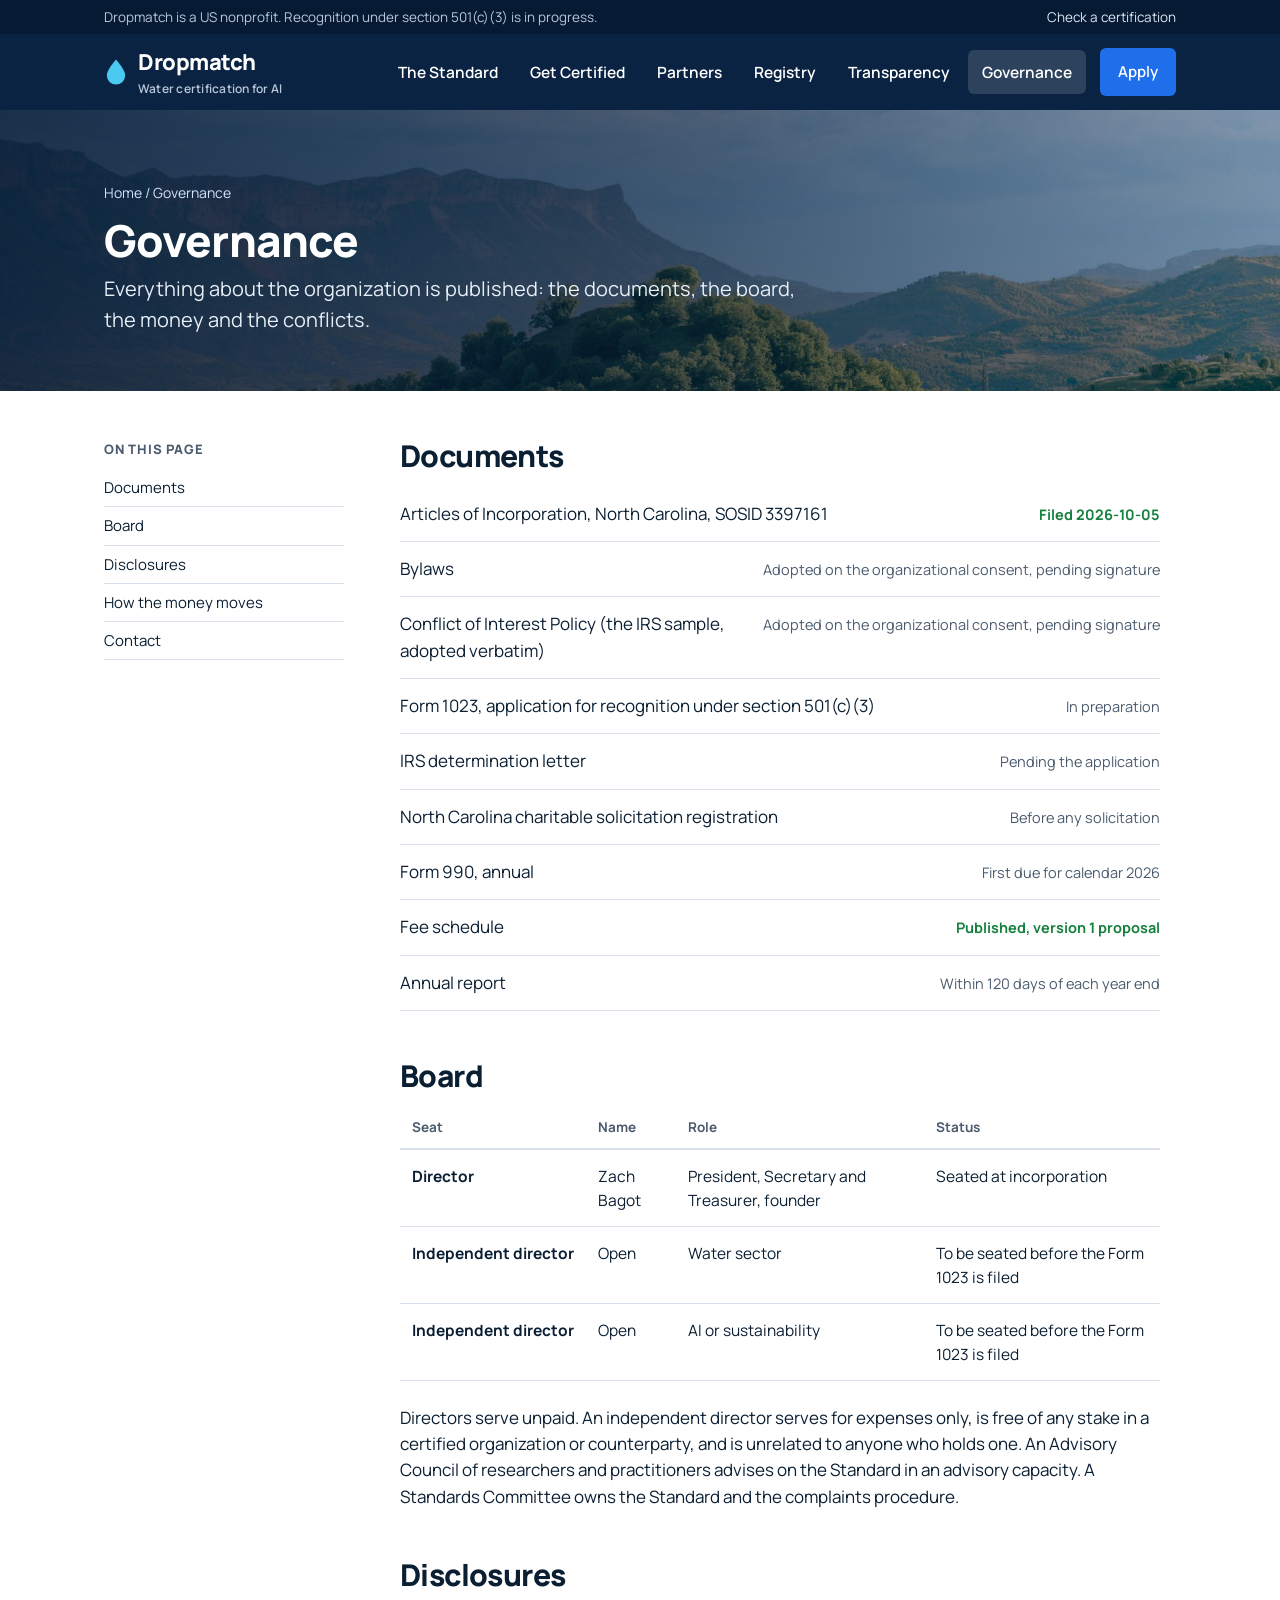
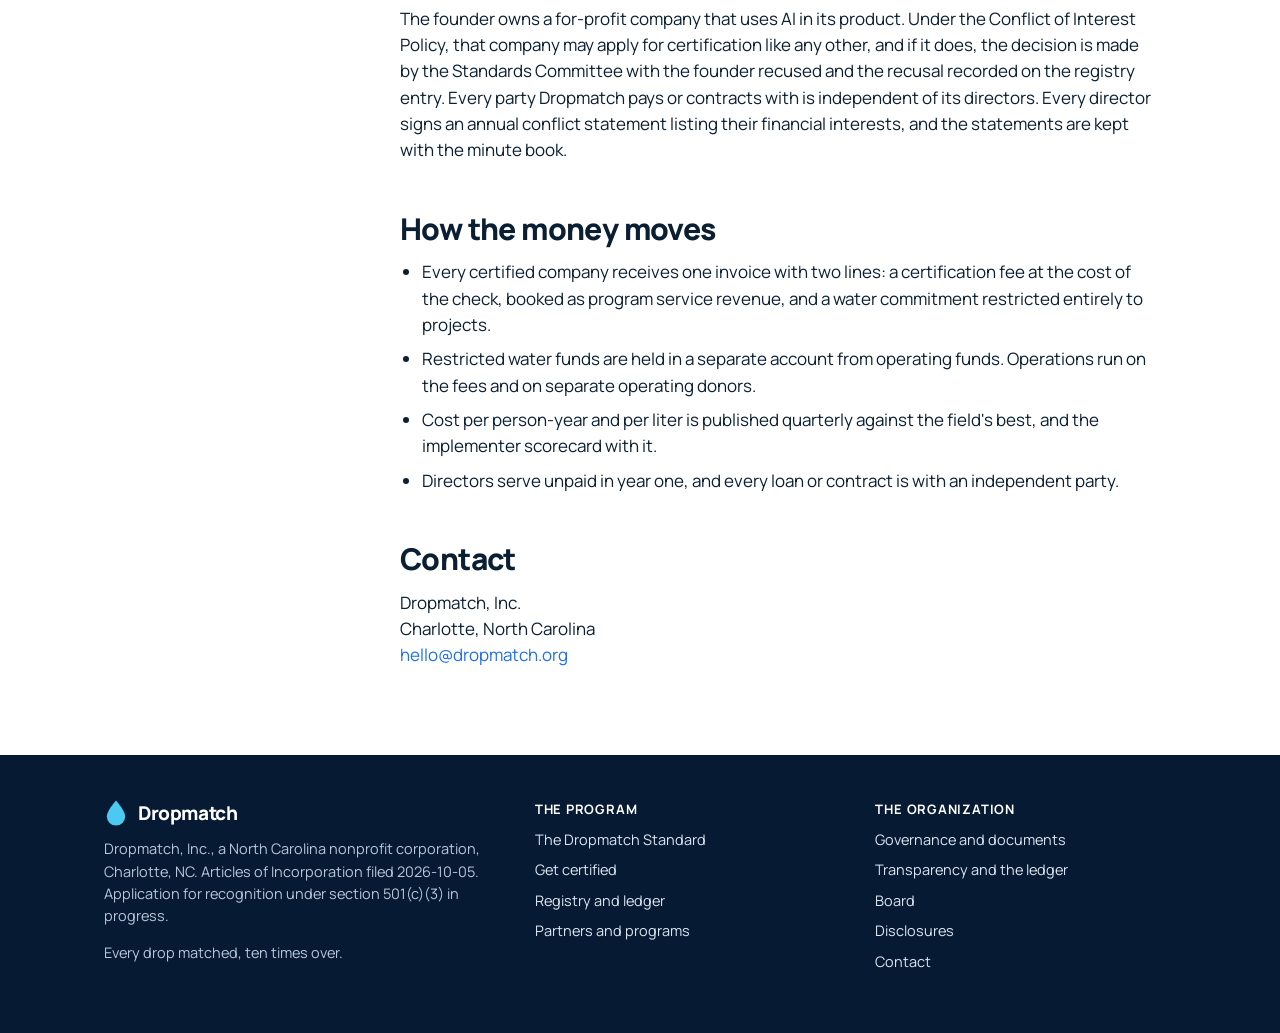
<file: governance.html>
<!doctype html>
<html lang="en">
<head>
<meta charset="utf-8">
<meta name="viewport" content="width=device-width, initial-scale=1">
<title>Governance</title>
<meta name="description" content="The documents, the board, the disclosures and how the money moves.">
<link rel="canonical" href="https://dropmatch.org/governance">
<meta property="og:title" content="Governance">
<meta property="og:description" content="The documents, the board, the disclosures and how the money moves.">
<meta property="og:type" content="website">
<meta property="og:url" content="https://dropmatch.org/governance">
<meta property="og:image" content="https://dropmatch.org/assets/hero-laughing.jpg">
<link rel="icon" href="/favicon.svg" type="image/svg+xml">
<style>
/* Self-hosted fonts, latin subset, from Google Fonts (OFL). */
@font-face { font-family: "IBM Plex Mono"; font-style: normal; font-weight: 400; font-display: swap; src: url("/fonts/IBMPlexMono-400.woff2") format("woff2"); unicode-range: U+0000-00FF, U+0131, U+0152-0153, U+02BB-02BC, U+02C6, U+02DA, U+02DC, U+0304, U+0308, U+0329, U+2000-206F, U+20AC, U+2122, U+2191, U+2193, U+2212, U+2215, U+FEFF, U+FFFD; }
@font-face { font-family: "IBM Plex Mono"; font-style: normal; font-weight: 600; font-display: swap; src: url("/fonts/IBMPlexMono-600.woff2") format("woff2"); unicode-range: U+0000-00FF, U+0131, U+0152-0153, U+02BB-02BC, U+02C6, U+02DA, U+02DC, U+0304, U+0308, U+0329, U+2000-206F, U+20AC, U+2122, U+2191, U+2193, U+2212, U+2215, U+FEFF, U+FFFD; }
@font-face { font-family: "Manrope"; font-style: normal; font-weight: 400; font-display: swap; src: url("/fonts/Manrope-400.woff2") format("woff2"); unicode-range: U+0000-00FF, U+0131, U+0152-0153, U+02BB-02BC, U+02C6, U+02DA, U+02DC, U+0304, U+0308, U+0329, U+2000-206F, U+20AC, U+2122, U+2191, U+2193, U+2212, U+2215, U+FEFF, U+FFFD; }
@font-face { font-family: "Manrope"; font-style: normal; font-weight: 600; font-display: swap; src: url("/fonts/Manrope-600.woff2") format("woff2"); unicode-range: U+0000-00FF, U+0131, U+0152-0153, U+02BB-02BC, U+02C6, U+02DA, U+02DC, U+0304, U+0308, U+0329, U+2000-206F, U+20AC, U+2122, U+2191, U+2193, U+2212, U+2215, U+FEFF, U+FFFD; }
@font-face { font-family: "Manrope"; font-style: normal; font-weight: 700; font-display: swap; src: url("/fonts/Manrope-700.woff2") format("woff2"); unicode-range: U+0000-00FF, U+0131, U+0152-0153, U+02BB-02BC, U+02C6, U+02DA, U+02DC, U+0304, U+0308, U+0329, U+2000-206F, U+20AC, U+2122, U+2191, U+2193, U+2212, U+2215, U+FEFF, U+FFFD; }
@font-face { font-family: "Manrope"; font-style: normal; font-weight: 800; font-display: swap; src: url("/fonts/Manrope-800.woff2") format("woff2"); unicode-range: U+0000-00FF, U+0131, U+0152-0153, U+02BB-02BC, U+02C6, U+02DA, U+02DC, U+0304, U+0308, U+0329, U+2000-206F, U+20AC, U+2122, U+2191, U+2193, U+2212, U+2215, U+FEFF, U+FFFD; }

:root { --navy: #0A2342; --navy-deep: #071A33; --blue: #1F6FEB; --blue-dark: #1757B8; --blue-pale: #EAF2FF; --green: #15803D; --green-pale: #E8F7EE; --ink: #0B1F33; --muted: #4B5B6E; --line: #D8E1EC; --white: #FFFFFF; --paper: #F6F8FB; }
* { box-sizing: border-box; }
html { scroll-behavior: smooth; }
body { margin: 0; background: var(--white); color: var(--ink); font-variant-ligatures: none; font-family: "Manrope", system-ui, sans-serif; font-size: 17px; line-height: 1.55; -webkit-font-smoothing: antialiased; }
a { color: var(--blue); text-decoration: none; }
a:hover { color: var(--blue-dark); text-decoration: underline; }
.mono { font-family: "IBM Plex Mono", ui-monospace, Consolas, monospace; }
.wrap { max-width: 1120px; margin: 0 auto; padding: 0 24px; }
h1, h2, h3 { margin: 0 0 14px; line-height: 1.12; letter-spacing: -0.02em; }
h1 { font-size: 44px; font-weight: 800; }
h2 { font-size: 30px; font-weight: 800; margin-top: 48px; }
h3 { font-size: 21px; font-weight: 700; margin-top: 32px; }
p { margin: 0 0 14px; }
.lede { font-size: 20px; color: var(--muted); max-width: 720px; }
.muted { color: var(--muted); }
.small { font-size: 14.5px; color: var(--muted); }
.btn { display: inline-block; padding: 13px 22px; border-radius: 8px; font-weight: 700; font-size: 16px; border: 2px solid transparent; }
.btn:hover { text-decoration: none; }
.btn-primary { background: var(--blue); color: var(--white); }
.btn-primary:hover { background: var(--blue-dark); color: var(--white); }
.btn-ghost { background: var(--white); color: var(--navy); border-color: var(--line); }
.btn-ghost:hover { border-color: var(--navy); color: var(--navy); }
.verified { color: var(--green); font-weight: 700; }

/* top bar and nav */
.topbar { background: var(--navy-deep); color: #B9C7DA; font-size: 13.5px; }
.topbar .wrap { display: flex; justify-content: space-between; align-items: center; height: 34px; }
.topbar a { color: #DCE6F2; }
nav.main { background: var(--navy); color: var(--white); }
nav.main .wrap { display: flex; align-items: center; justify-content: space-between; height: 76px; gap: 24px; }
.brand { display: flex; align-items: center; gap: 10px; font-weight: 800; font-size: 22px; letter-spacing: -0.02em; color: var(--white); }
.brand:hover { text-decoration: none; color: var(--white); }
.brand svg { width: 24px; height: 28px; }
.brand small { display: block; font-size: 12px; font-weight: 600; letter-spacing: 0.02em; color: #B9C7DA; margin-top: 1px; }
.links { display: flex; gap: 4px; align-items: center; }
.links a { color: var(--white); font-weight: 600; font-size: 15.5px; padding: 10px 14px; border-radius: 6px; }
.links a:hover { background: rgba(255,255,255,.1); text-decoration: none; }
.links a.on { background: rgba(255,255,255,.14); }
.links .btn { margin-left: 10px; padding: 10px 16px; font-size: 15px; }

/* page header band */
.pagehead { background: var(--paper); border-bottom: 1px solid var(--line); padding: 44px 0 36px; }
.pagehead h1 { margin-bottom: 8px; }
.pagehead .lede { margin-bottom: 0; }
.crumb { font-size: 14px; color: var(--muted); margin-bottom: 12px; }
.crumb a { color: var(--muted); }
main { padding: 48px 0 72px; }

/* doc layout with contents rail */
.doc { display: grid; grid-template-columns: 240px 1fr; gap: 56px; align-items: start; }
.rail { position: sticky; top: 24px; font-size: 15px; }
.rail .title { font-weight: 800; font-size: 13px; letter-spacing: 0.06em; text-transform: uppercase; color: var(--muted); margin-bottom: 10px; }
.rail a { display: block; color: var(--ink); padding: 7px 0; border-bottom: 1px solid var(--line); }
.rail a:hover { color: var(--blue); text-decoration: none; }
.doc h2:first-child { margin-top: 0; }
.doc .body { max-width: 760px; }
.meta { font-size: 14.5px; color: var(--muted); display: flex; gap: 20px; flex-wrap: wrap; margin-bottom: 24px; }
.meta b { color: var(--ink); }

/* tables */
table { width: 100%; border-collapse: collapse; font-size: 15.5px; margin: 12px 0 24px; }
thead th { text-align: left; font-size: 13.5px; font-weight: 700; color: var(--muted); padding: 10px 12px; border-bottom: 2px solid var(--line); }
tbody td { padding: 14px 12px; border-bottom: 1px solid var(--line); vertical-align: top; }
td.k { font-weight: 700; white-space: nowrap; }

/* lists */
ul.plain { padding-left: 22px; margin: 0 0 16px; }
ul.plain li { margin-bottom: 8px; }
ol.steps { padding-left: 0; list-style: none; counter-reset: s; margin: 0 0 24px; }
ol.steps li { counter-increment: s; display: grid; grid-template-columns: 56px 1fr; gap: 16px; padding: 20px 0; border-bottom: 1px solid var(--line); }
ol.steps li::before { content: counter(s); font-weight: 800; font-size: 28px; color: var(--blue); line-height: 1; }
ol.steps b { display: block; font-size: 18px; margin-bottom: 4px; }

/* search */
.search { display: flex; gap: 10px; max-width: 640px; }
.search input { flex: 1; font: inherit; font-size: 17px; padding: 14px 16px; border: 2px solid var(--line); border-radius: 8px; color: var(--ink); background: var(--white); }
.search input::placeholder { color: #8795A6; }
.search .btn { white-space: nowrap; }

/* badge */
.badge { background: var(--white); border: 2px solid var(--navy); border-radius: 16px; padding: 24px; max-width: 400px; }
.badge-top { display: flex; align-items: center; gap: 14px; }
.badge .drop { width: 44px; height: 52px; flex: none; }
.badge-name { font-weight: 800; font-size: 22px; letter-spacing: -0.02em; line-height: 1.1; }
.badge-tier { font-size: 14px; font-weight: 700; color: var(--blue); margin-top: 3px; }
.badge-claim { margin: 18px 0 12px; font-weight: 600; font-size: 16px; line-height: 1.4; background: var(--paper); padding: 14px; border-radius: 10px; }
.badge-id { font-size: 13px; color: var(--muted); margin: 0; }

/* home */
.front { padding: 64px 0 56px; }
.front-grid { display: grid; grid-template-columns: 1.2fr 0.8fr; gap: 56px; align-items: center; }
.front h1 { font-size: 46px; }
.front .search { margin-top: 24px; }
.front .caption { text-align: center; }
.doors { display: grid; grid-template-columns: repeat(4, 1fr); gap: 20px; }
.door { display: block; background: var(--white); border: 1px solid var(--line); border-top: 4px solid var(--blue); border-radius: 10px; padding: 24px 22px 22px; color: var(--ink); }
.door:hover { text-decoration: none; border-color: var(--blue); color: var(--ink); }
.door h3 { margin: 0 0 8px; font-size: 20px; }
.door p { margin: 0 0 10px; color: var(--muted); font-size: 15px; }
.door span { color: var(--blue); font-weight: 700; font-size: 15px; }
.status { background: var(--paper); border-top: 1px solid var(--line); border-bottom: 1px solid var(--line); padding: 28px 0; }
.status .wrap { display: grid; grid-template-columns: repeat(4, 1fr); gap: 32px; }
.status b { display: block; font-size: 13px; letter-spacing: 0.04em; text-transform: uppercase; color: var(--muted); margin-bottom: 4px; }
.status span { font-weight: 700; font-size: 16px; }
.doors-sec { padding: 48px 0 56px; }

/* registry */
.filters { display: flex; gap: 10px; flex-wrap: wrap; margin: 20px 0 12px; }
.filters a { font-weight: 700; font-size: 14.5px; padding: 8px 14px; border: 1.5px solid var(--line); border-radius: 6px; color: var(--ink); }
.filters a.on { background: var(--navy); border-color: var(--navy); color: var(--white); }
.filters a:hover { text-decoration: none; border-color: var(--navy); }
.note-box { background: var(--paper); border-radius: 10px; padding: 18px 22px; font-size: 15.5px; margin: 0 0 24px; }

/* governance */
.doclist { list-style: none; padding: 0; margin: 0 0 24px; }
.doclist li { display: grid; grid-template-columns: 1fr auto; gap: 16px; padding: 14px 0; border-bottom: 1px solid var(--line); align-items: baseline; }
.doclist .st { font-size: 14.5px; color: var(--muted); white-space: nowrap; }
.doclist .st.ok { color: var(--green); font-weight: 700; }

footer { background: var(--navy-deep); color: #B9C7DA; padding: 44px 0 52px; font-size: 14.5px; }
.foot-grid { display: grid; grid-template-columns: 1.3fr 1fr 1fr; gap: 40px; }
footer .brand { font-size: 19px; margin-bottom: 10px; }
footer a { color: #DCE6F2; display: block; margin-bottom: 8px; }
footer .col b { display: block; color: var(--white); margin-bottom: 10px; font-size: 13px; letter-spacing: 0.06em; text-transform: uppercase; }
footer p { max-width: 460px; }

@media (max-width: 820px) {
  body { font-size: 16px; }
  h1 { font-size: 32px; } h2 { font-size: 25px; } .front h1 { font-size: 34px; }
  .topbar { display: none; }
  .links a:not(.btn) { display: none; }
  .links .btn { margin-left: 0; }
  .front { padding: 44px 0 40px; }
  .front-grid, .doc, .foot-grid { grid-template-columns: 1fr; gap: 36px; }
  .rail { position: static; }
  .doors { grid-template-columns: 1fr; }
  .status .wrap { grid-template-columns: 1fr 1fr; gap: 20px; }
  .search { flex-direction: column; }
  .badge { max-width: none; }
  table.stack, table.stack thead, table.stack tbody, table.stack tr, table.stack td { display: block; }
  table.stack thead { display: none; }
  table.stack tr { padding: 10px 0; border-bottom: 1px solid var(--line); }
  table.stack td { padding: 6px 0; border: 0; }
  table.stack td::before { content: attr(data-label); display: block; font-size: 13px; font-weight: 700; color: var(--muted); }
  table.stack td.k { white-space: normal; font-size: 19px; }
  table.stack td.k::before { display: none; }
  .doclist li { grid-template-columns: 1fr; gap: 4px; }
}

/* v3 photo pieces */
.hero { position: relative; min-height: 640px; background-size: cover; background-position: center 35%; color: var(--white); display: flex; align-items: center; }
.hero::before { content: ""; position: absolute; inset: 0; background: linear-gradient(180deg, rgba(7,26,51,.35) 0%, rgba(7,26,51,.55) 60%, rgba(7,26,51,.75) 100%); }
.hero-inner { position: relative; text-align: center; padding-top: 72px; padding-bottom: 72px; max-width: 900px; }
.hero .kicker { font-size: 15px; font-weight: 700; letter-spacing: 0.08em; text-transform: uppercase; color: #CFE3FF; margin-bottom: 10px; }
.hero h1 { font-size: 72px; font-weight: 800; letter-spacing: -0.03em; margin-bottom: 8px; text-shadow: 0 2px 18px rgba(0,0,0,.35); }
.hero .tag { font-size: 28px; font-weight: 700; margin-bottom: 14px; text-shadow: 0 2px 14px rgba(0,0,0,.35); }
.hero .sub { font-size: 18px; max-width: 720px; margin: 0 auto 24px; color: #E6EEF8; }
.hero .btns { display: flex; gap: 12px; justify-content: center; flex-wrap: wrap; }
.btn-light { background: var(--white); color: var(--navy); }
.btn-light:hover { background: #EAF2FF; color: var(--navy); }
.checkbar { background: var(--paper); border-bottom: 1px solid var(--line); padding: 28px 0; }
.checkbar-grid { display: grid; grid-template-columns: 1fr 1fr; gap: 32px; align-items: center; }
.checkbar b { display: block; font-size: 20px; margin-bottom: 4px; }
.checkbar span { color: var(--muted); font-size: 15px; }
.checkbar .search { max-width: none; }
.about { padding: 64px 0 24px; }
.about-grid { display: grid; grid-template-columns: 0.8fr 1.2fr; gap: 48px; align-items: center; }
.about img { width: 100%; height: 420px; object-fit: cover; border-radius: 12px; display: block; }
.about h2 { margin-top: 0; }
.band { position: relative; background-size: cover; background-position: center 60%; color: var(--white); padding: 96px 0; }
.band::before { content: ""; position: absolute; inset: 0; background: linear-gradient(90deg, rgba(10,35,66,.88) 0%, rgba(10,35,66,.55) 60%, rgba(10,35,66,.25) 100%); }
.band-inner { position: relative; }
.band-inner h2, .band-inner p { max-width: 600px; }
.band h2 { margin-top: 0; font-size: 34px; }
.band p { color: #DCE6F2; font-size: 17px; margin-bottom: 22px; }
.news { padding: 56px 0 72px; }
.news h2 { margin-top: 0; }
.news-grid { display: grid; grid-template-columns: repeat(3, 1fr); gap: 32px; }
.news article { border-top: 3px solid var(--navy); padding-top: 16px; }
.news time { font-size: 13.5px; font-weight: 700; color: var(--muted); letter-spacing: 0.04em; text-transform: uppercase; }
.news h3 { margin: 6px 0 8px; font-size: 20px; }
.news p { color: var(--muted); font-size: 15.5px; margin: 0; }
.pagehead.photo { position: relative; background-size: cover; background-position: center 40%; color: var(--white); padding: 72px 0 56px; border-bottom: 0; }
.pagehead.photo::before { content: ""; position: absolute; inset: 0; background: linear-gradient(90deg, rgba(7,26,51,.85) 0%, rgba(7,26,51,.6) 55%, rgba(7,26,51,.3) 100%); }
.pagehead.photo .wrap { position: relative; }
.pagehead.photo .crumb, .pagehead.photo .crumb a { color: #CFE3FF; }
.pagehead.photo .lede { color: #E6EEF8; }
.ledger-row { display: grid; grid-template-columns: repeat(4, 1fr); gap: 24px; margin: 8px 0 24px; }
.ledger-row b { display: block; font-size: 40px; font-weight: 800; letter-spacing: -0.03em; line-height: 1; color: var(--green); margin-bottom: 6px; }
.ledger-row span { font-size: 14.5px; color: var(--muted); }
main > .wrap > h2 { margin-top: 40px; }
@media (max-width: 820px) {
  .hero { min-height: 540px; }
  .hero h1 { font-size: 48px; } .hero .tag { font-size: 22px; }
  .checkbar-grid, .about-grid, .news-grid { grid-template-columns: 1fr; gap: 24px; }
  .about img { height: 280px; }
  .band { padding: 64px 0; } .band h2 { font-size: 27px; }
  .ledger-row { grid-template-columns: 1fr 1fr; }
  .ledger-row b { font-size: 32px; }
}

/* v4 graphics */
.ic { width: 44px; height: 44px; stroke: var(--blue); fill: none; stroke-width: 1.8; stroke-linecap: round; stroke-linejoin: round; display: block; }
.ic.big { width: 56px; height: 56px; }
.ic.white { stroke: var(--white); }
.whatwedo { padding: 56px 0 24px; }
.whatwedo h2 { margin-top: 0; }
.whatwedo .lede { margin-bottom: 28px; }
.flow { display: grid; grid-template-columns: 1fr 32px 1fr 32px 1fr 32px 1fr 32px 1fr; gap: 8px; align-items: start; margin: 8px 0 8px; }
.flow .node { text-align: center; background: var(--paper); border-radius: 12px; padding: 22px 14px 18px; }
.flow .node .ic { margin: 0 auto 10px; }
.flow .node b { display: block; font-size: 17px; margin-bottom: 4px; }
.flow .node span { font-size: 14px; color: var(--muted); display: block; line-height: 1.4; }
.flow .arrow { align-self: center; height: 100%; display: flex; align-items: center; justify-content: center; padding-top: 48px; }
.flow .arrow svg { width: 24px; height: 24px; stroke: var(--line); stroke-width: 2.5; fill: none; stroke-linecap: round; stroke-linejoin: round; }
.parts { display: grid; grid-template-columns: repeat(3, 1fr); gap: 32px; padding: 32px 0 56px; }
.part .ic { margin-bottom: 12px; }
.part h3 { margin: 0 0 6px; font-size: 22px; }
.part p { color: var(--muted); font-size: 15.5px; margin: 0; }
.diagram { margin: 20px 0 28px; }
.diagram svg { width: 100%; height: auto; display: block; }
.ladder { list-style: none; padding: 0; margin: 16px 0 8px; display: grid; gap: 10px; }
.ladder li { display: grid; grid-template-columns: 84px 1fr; grid-template-rows: auto auto; column-gap: 14px; align-items: center; }
.ladder .val { font-weight: 800; font-size: 16px; text-align: right; grid-row: 1; }
.ladder .bar { height: 24px; border-radius: 6px; background: var(--blue-pale); overflow: hidden; display: block; grid-row: 1; }
.ladder .bar i { display: block; height: 100%; background: var(--blue); border-radius: 6px; }
.ladder li.top .bar i { background: var(--navy); }
.ladder .src { grid-column: 2; grid-row: 2; font-size: 13.5px; color: var(--muted); margin-top: 2px; }
ol.steps.icons li { grid-template-columns: 56px 1fr; }
ol.steps.icons li::before { content: none; }
ol.steps.icons .ic { width: 40px; height: 40px; margin-top: 2px; }
.rules { display: grid; grid-template-columns: 1fr 1fr; gap: 16px 28px; margin: 16px 0 24px; }
.rule { display: grid; grid-template-columns: 40px 1fr; gap: 12px; align-items: start; font-size: 15.5px; }
.rule .ic { width: 36px; height: 36px; }
.rule b { display: block; margin-bottom: 2px; }
.tiers3 { display: grid; grid-template-columns: repeat(3, 1fr); gap: 20px; margin: 16px 0 24px; }
.tier { background: var(--paper); border-radius: 12px; padding: 22px; }
.tier .ic { margin-bottom: 10px; }
.tier h3 { margin: 0 0 2px; font-size: 20px; }
.tier .who { color: var(--muted); font-size: 14px; margin-bottom: 10px; }
.tier .fee { font-size: 26px; font-weight: 800; letter-spacing: -0.02em; margin: 0; }
.tier .fee span { display: block; font-size: 13.5px; font-weight: 600; color: var(--muted); letter-spacing: 0; }
.tier p { font-size: 14.5px; color: var(--muted); margin: 8px 0 0; }
@media (max-width: 820px) {
  .flow { grid-template-columns: 1fr; }
  .flow .arrow { padding: 0; transform: rotate(90deg); height: 28px; }
  .parts, .tiers3, .rules { grid-template-columns: 1fr; }
}

/* v5 partners */
.partners-strip { padding: 56px 0 48px; background: var(--paper); border-top: 1px solid var(--line); }
.partners-strip h2 { margin-top: 0; }
.pgrid { display: grid; grid-template-columns: repeat(3, 1fr); gap: 20px; margin: 28px 0 18px; }
.porg { background: var(--white); border: 1px solid var(--line); border-radius: 12px; padding: 24px; }
.porg .ic { margin-bottom: 10px; }
.porg h3 { margin: 0 0 8px; font-size: 20px; }
.porg p { color: var(--muted); font-size: 15px; margin: 0 0 12px; }
.porg span { font-size: 13.5px; font-weight: 700; color: var(--navy); }
@media (max-width: 820px) { .pgrid { grid-template-columns: 1fr; } }

/* v6 transparency */
.transparency-strip { padding: 56px 0 40px; background: var(--white); }
.transparency-strip h2 { margin-top: 0; }
.std-table td.k { white-space: normal; width: 26%; }
.std-table td:nth-child(2) { width: 44%; }
.rule b a, .porg h3 a, td.k a { color: var(--ink); }
.rule b a:hover, .porg h3 a:hover, td.k a:hover { color: var(--blue); }

/* tablet band: the seven-link nav between phone and desktop */
.links a { white-space: nowrap; }
.brand span { white-space: nowrap; }
@media (max-width: 1000px) and (min-width: 821px) {
  .links { gap: 0; }
  .links a { font-size: 14px; padding: 9px 8px; }
  .links .btn { margin-left: 4px; padding: 9px 12px; font-size: 14px; }
  .brand { font-size: 19px; }
  .brand small { display: none; }
  .wrap { padding: 0 20px; }
}
@media (max-width: 900px) and (min-width: 821px) {
  .topbar span { display: none; }
  .links a:not(.btn) { font-size: 13.5px; padding: 8px 6px; }
}
.tscroll { overflow-x: auto; -webkit-overflow-scrolling: touch; margin: 12px 0 24px; }
.tscroll table { margin: 0; min-width: 560px; }
.diagram svg { max-width: 100%; }
.doc .body { min-width: 0; }
.doc { min-width: 0; }
.tscroll table { min-width: 0; width: 100%; }

</style>
</head>
<body>
<svg width="0" height="0" style="position:absolute" aria-hidden="true">
  <symbol id="i-chip" viewBox="0 0 24 24"><rect x="6" y="6" width="12" height="12" rx="2"/><rect x="9.5" y="9.5" width="5" height="5" rx="1"/><path d="M9 2v4M15 2v4M9 18v4M15 18v4M2 9h4M2 15h4M18 9h4M18 15h4"/></symbol>
  <symbol id="i-drop" viewBox="0 0 24 24"><path d="M12 2.5S5 10 5 14.5a7 7 0 0 0 14 0C19 10 12 2.5 12 2.5z"/><path d="M8.5 15a3.5 3.5 0 0 0 2.5 3.3"/></symbol>
  <symbol id="i-x10" viewBox="0 0 24 24"><circle cx="12" cy="12" r="9.5"/><path d="M7 9l3 6M10 9l-3 6"/><path d="M13.5 9v6M17 9a2 2 0 0 1 2 2v2a2 2 0 0 1-4 0v-2a2 2 0 0 1 2-2z"/></symbol>
  <symbol id="i-tap" viewBox="0 0 24 24"><path d="M4 9h9a4 4 0 0 1 4 4v1"/><path d="M4 9V6M2 6h4"/><path d="M13 5v4M11 5h4"/><path d="M15 14h4v3h-4z"/><path d="M17 17s-2 3-2 4.2a2 2 0 0 0 4 0C19 20 17 17 17 17z"/></symbol>
  <symbol id="i-check-doc" viewBox="0 0 24 24"><path d="M7 2.5h7l5 5V20a1.5 1.5 0 0 1-1.5 1.5h-10.5A1.5 1.5 0 0 1 5.5 20V4A1.5 1.5 0 0 1 7 2.5z"/><path d="M14 2.5v5h5"/><path d="M8.5 14.5l2.5 2.5 4.5-5"/></symbol>
  <symbol id="i-search" viewBox="0 0 24 24"><circle cx="10.5" cy="10.5" r="6.5"/><path d="M15.5 15.5L21 21"/></symbol>
  <symbol id="i-ledger" viewBox="0 0 24 24"><rect x="3.5" y="3.5" width="17" height="17" rx="2"/><path d="M3.5 9h17M3.5 14.5h17M9 9v11.5"/></symbol>
  <symbol id="i-shield" viewBox="0 0 24 24"><path d="M12 2.5l8 3v6c0 5-3.5 8.5-8 10-4.5-1.5-8-5-8-10v-6l8-3z"/><path d="M8.5 12l2.5 2.5 4.5-5"/></symbol>
  <symbol id="i-server" viewBox="0 0 24 24"><rect x="3.5" y="3.5" width="17" height="7" rx="1.5"/><rect x="3.5" y="13.5" width="17" height="7" rx="1.5"/><path d="M7 7h.01M7 17h.01M11 7h5M11 17h5"/></symbol>
  <symbol id="i-bolt" viewBox="0 0 24 24"><path d="M13 2.5L5 13.5h6l-1 8 8-11h-6l1-8z"/></symbol>
  <symbol id="i-people" viewBox="0 0 24 24"><circle cx="9" cy="8" r="3.5"/><path d="M2.5 20a6.5 6.5 0 0 1 13 0"/><circle cx="17" cy="9.5" r="2.5"/><path d="M15.5 15.5a5 5 0 0 1 6 4.5"/></symbol>
  <symbol id="i-plug" viewBox="0 0 24 24"><path d="M8 3v5M16 3v5"/><path d="M5 8h14v3a7 7 0 0 1-14 0V8z"/><path d="M12 18v3.5"/></symbol>
  <symbol id="i-scale" viewBox="0 0 24 24"><path d="M12 3v18M5 21h14"/><path d="M4 7h16"/><path d="M6.5 7l-3.5 7a3.5 3.5 0 0 0 7 0l-3.5-7zM17.5 7l-3.5 7a3.5 3.5 0 0 0 7 0l-3.5-7z"/></symbol>
  <symbol id="i-flask" viewBox="0 0 24 24"><path d="M9.5 2.5h5M10 2.5v6l-5.5 9.5A2 2 0 0 0 6.2 21h11.6a2 2 0 0 0 1.7-3L14 8.5v-6"/><path d="M8 15h8"/></symbol>
  <symbol id="i-pin" viewBox="0 0 24 24"><path d="M12 21.5s-6.5-6-6.5-11a6.5 6.5 0 0 1 13 0c0 5-6.5 11-6.5 11z"/><circle cx="12" cy="10.5" r="2.5"/></symbol>
  <symbol id="i-calendar" viewBox="0 0 24 24"><rect x="3.5" y="5" width="17" height="15.5" rx="2"/><path d="M3.5 10h17M8 3v4M16 3v4"/></symbol>
  <symbol id="i-ban" viewBox="0 0 24 24"><circle cx="12" cy="12" r="9"/><path d="M5.5 5.5l13 13"/></symbol>
  <symbol id="i-arrow" viewBox="0 0 24 24"><path d="M4 12h15M13 6l6 6-6 6"/></symbol>
  <symbol id="i-key" viewBox="0 0 24 24"><circle cx="8" cy="12" r="4.5"/><path d="M12.5 12H21M18 12v3M15 12v2"/></symbol>
  <symbol id="i-send" viewBox="0 0 24 24"><path d="M21 3L3 10.5l7.5 3 3 7.5L21 3z"/><path d="M10.5 13.5L21 3"/></symbol>
</svg>


<div class="topbar"><div class="wrap"><span>Dropmatch is a US nonprofit. Recognition under section 501(c)(3) is in progress.</span><a href="/registry">Check a certification</a></div></div>
<nav class="main" aria-label="Main"><div class="wrap">
  <a class="brand" href="/"><svg viewBox="0 0 22 26" aria-hidden="true"><path d="M11 1.5C11 1.5 2.5 11 2.5 16.2a8.5 8.5 0 0 0 17 0C19.5 11 11 1.5 11 1.5z" fill="#4CC9F0"/></svg><span>Dropmatch<small>Water certification for AI</small></span></a>
  <div class="links">
    <a href="/standard">The Standard</a>
    <a href="/get-certified">Get Certified</a>
    <a href="/partners">Partners</a>
    <a href="/registry">Registry</a>
    <a href="/transparency">Transparency</a>
    <a href="/governance" class="on" aria-current="page">Governance</a>
    <a class="btn btn-primary" href="/get-certified">Apply</a>
  </div>
</div></nav>
<div class="pagehead photo" style="background-image: url('/assets/governance-lake.jpg')">
  <div class="wrap">
    <div class="crumb"><a href="/">Home</a> / Governance</div>
    <h1>Governance</h1>
    <p class="lede">Everything about the organization is published: the documents, the board, the money and the conflicts.</p>
  </div>
</div>
<main><div class="wrap doc">
  <aside class="rail">
    <div class="title">On this page</div>
    <a href="#documents">Documents</a>
    <a href="#board">Board</a>
    <a href="#disclosure">Disclosures</a>
    <a href="#money">How the money moves</a>
    <a href="#contact">Contact</a>
  </aside>
  <div class="body">
    <h2 id="documents">Documents</h2>
    <ul class="doclist">
      <li><span>Articles of Incorporation, North Carolina, SOSID 3397161</span><span class="st ok">Filed 2026-10-05</span></li>
      <li><span>Bylaws</span><span class="st">Adopted on the organizational consent, pending signature</span></li>
      <li><span>Conflict of Interest Policy (the IRS sample, adopted verbatim)</span><span class="st">Adopted on the organizational consent, pending signature</span></li>
      <li><span>Form 1023, application for recognition under section 501(c)(3)</span><span class="st">In preparation</span></li>
      <li><span>IRS determination letter</span><span class="st">Pending the application</span></li>
      <li><span>North Carolina charitable solicitation registration</span><span class="st">Before any solicitation</span></li>
      <li><span>Form 990, annual</span><span class="st">First due for calendar 2026</span></li>
      <li><span>Fee schedule</span><span class="st ok">Published, version 1 proposal</span></li>
      <li><span>Annual report</span><span class="st">Within 120 days of each year end</span></li>
    </ul>

    <h2 id="board">Board</h2>
    <table class="stack">
      <thead><tr><th>Seat</th><th>Name</th><th>Role</th><th>Status</th></tr></thead>
      <tbody>
        <tr><td class="k" data-label="Seat">Director</td><td data-label="Name">Zach Bagot</td><td data-label="Role">President, Secretary and Treasurer, founder</td><td data-label="Status">Seated at incorporation</td></tr>
        <tr><td class="k" data-label="Seat">Independent director</td><td data-label="Name">Open</td><td data-label="Role">Water sector</td><td data-label="Status">To be seated before the Form 1023 is filed</td></tr>
        <tr><td class="k" data-label="Seat">Independent director</td><td data-label="Name">Open</td><td data-label="Role">AI or sustainability</td><td data-label="Status">To be seated before the Form 1023 is filed</td></tr>
      </tbody>
    </table>
    <p>Directors serve unpaid. An independent director serves for expenses only, is free of any stake in a certified organization or counterparty, and is unrelated to anyone who holds one. An Advisory Council of researchers and practitioners advises on the Standard in an advisory capacity. A Standards Committee owns the Standard and the complaints procedure.</p>

    <h2 id="disclosure">Disclosures</h2>
    <p>The founder owns a for-profit company that uses AI in its product. Under the Conflict of Interest Policy, that company may apply for certification like any other, and if it does, the decision is made by the Standards Committee with the founder recused and the recusal recorded on the registry entry. Every party Dropmatch pays or contracts with is independent of its directors. Every director signs an annual conflict statement listing their financial interests, and the statements are kept with the minute book.</p>

    <h2 id="money">How the money moves</h2>
    <ul class="plain">
      <li>Every certified company receives one invoice with two lines: a certification fee at the cost of the check, booked as program service revenue, and a water commitment restricted entirely to projects.</li>
      <li>Restricted water funds are held in a separate account from operating funds. Operations run on the fees and on separate operating donors.</li>
      <li>Cost per person-year and per liter is published quarterly against the field's best, and the implementer scorecard with it.</li>
      <li>Directors serve unpaid in year one, and every loan or contract is with an independent party.</li>
    </ul>

    <h2 id="contact">Contact</h2>
    <p>Dropmatch, Inc.<br>Charlotte, North Carolina<br><a href="mailto:hello@dropmatch.org">hello@dropmatch.org</a></p>
  </div>
</div></main>


<footer><div class="wrap foot-grid">
  <div><div class="brand"><svg viewBox="0 0 22 26" aria-hidden="true"><path d="M11 1.5C11 1.5 2.5 11 2.5 16.2a8.5 8.5 0 0 0 17 0C19.5 11 11 1.5 11 1.5z" fill="#4CC9F0"/></svg>Dropmatch</div><p>Dropmatch, Inc., a North Carolina nonprofit corporation, Charlotte, NC. Articles of Incorporation filed 2026-10-05. Application for recognition under section 501(c)(3) in progress.</p><p>Every drop matched, ten times over.</p></div>
  <div class="col"><b>The program</b><a href="/standard">The Dropmatch Standard</a><a href="/get-certified">Get certified</a><a href="/registry">Registry and ledger</a><a href="/partners">Partners and programs</a></div>
  <div class="col"><b>The organization</b><a href="/governance">Governance and documents</a><a href="/transparency">Transparency and the ledger</a><a href="/governance#board">Board</a><a href="/governance#disclosure">Disclosures</a><a href="mailto:hello@dropmatch.org">Contact</a></div>
</div></footer>
</body>
</html>
</file>
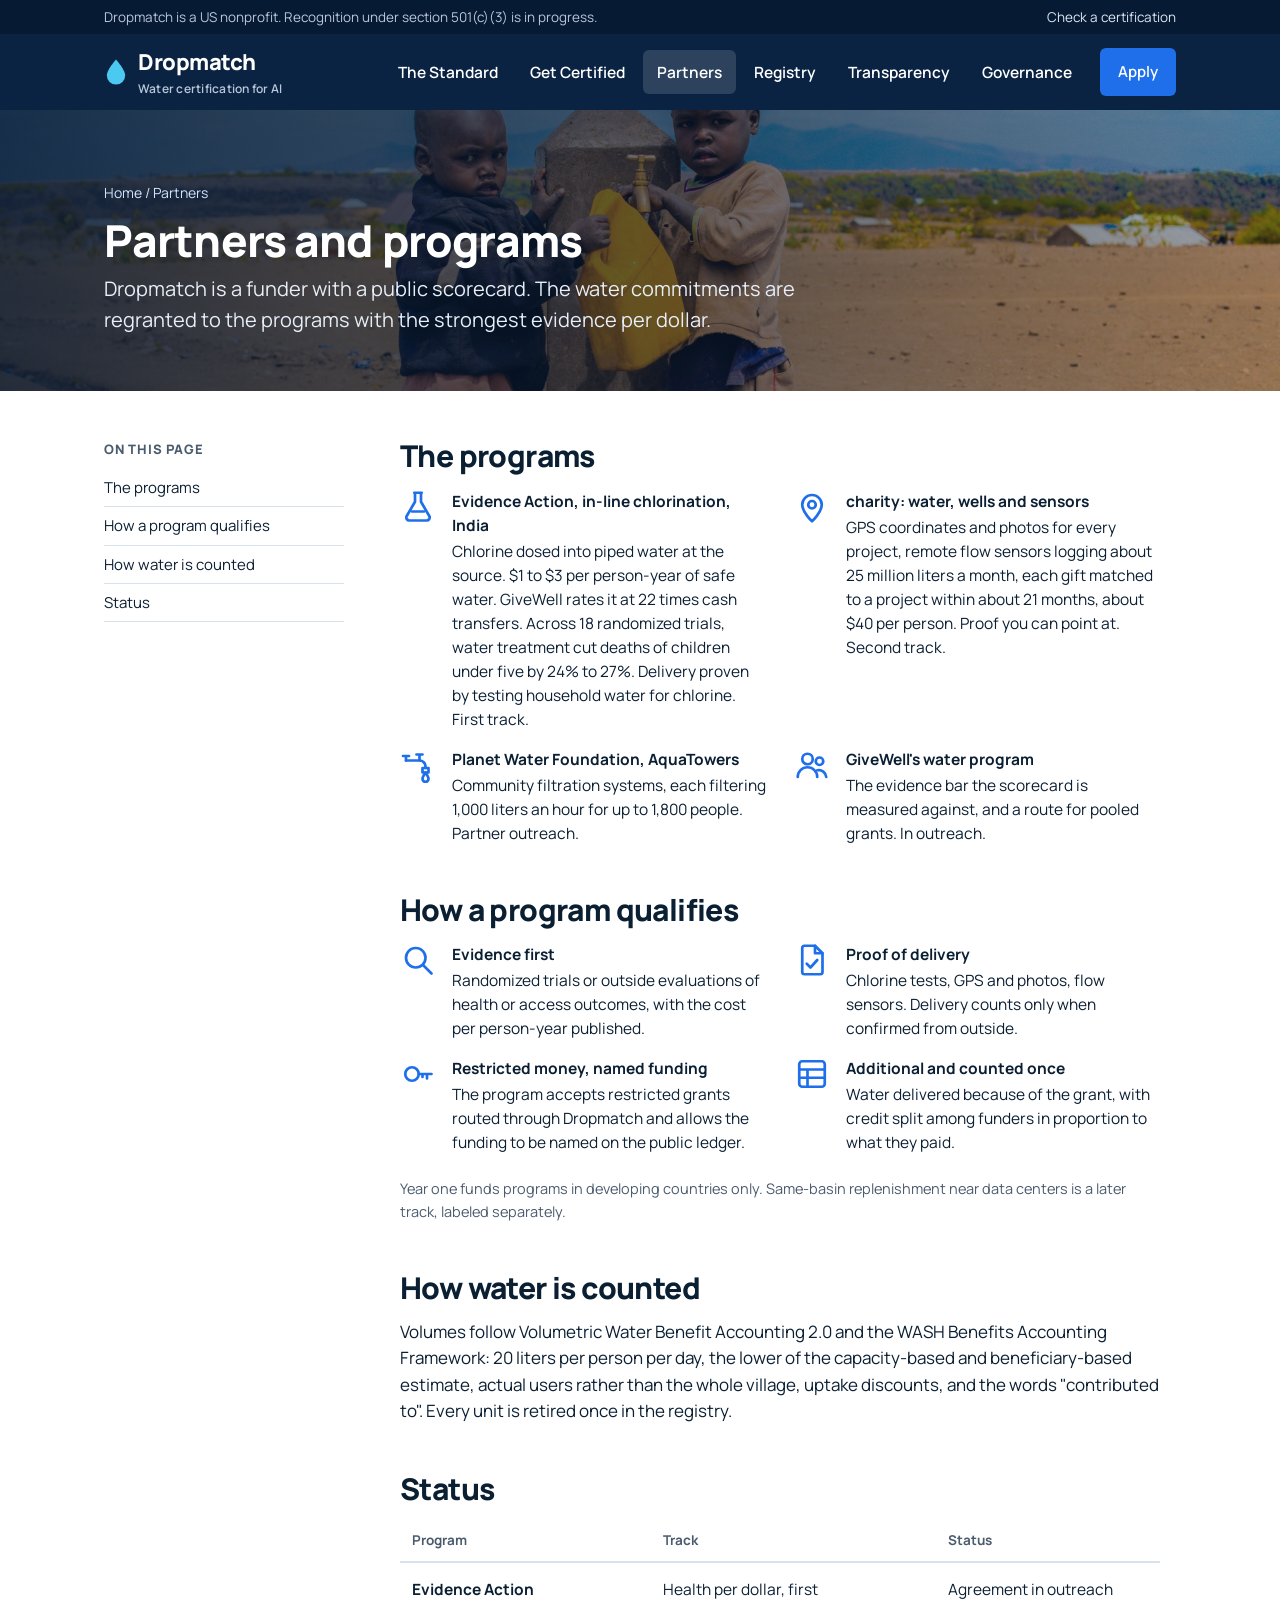
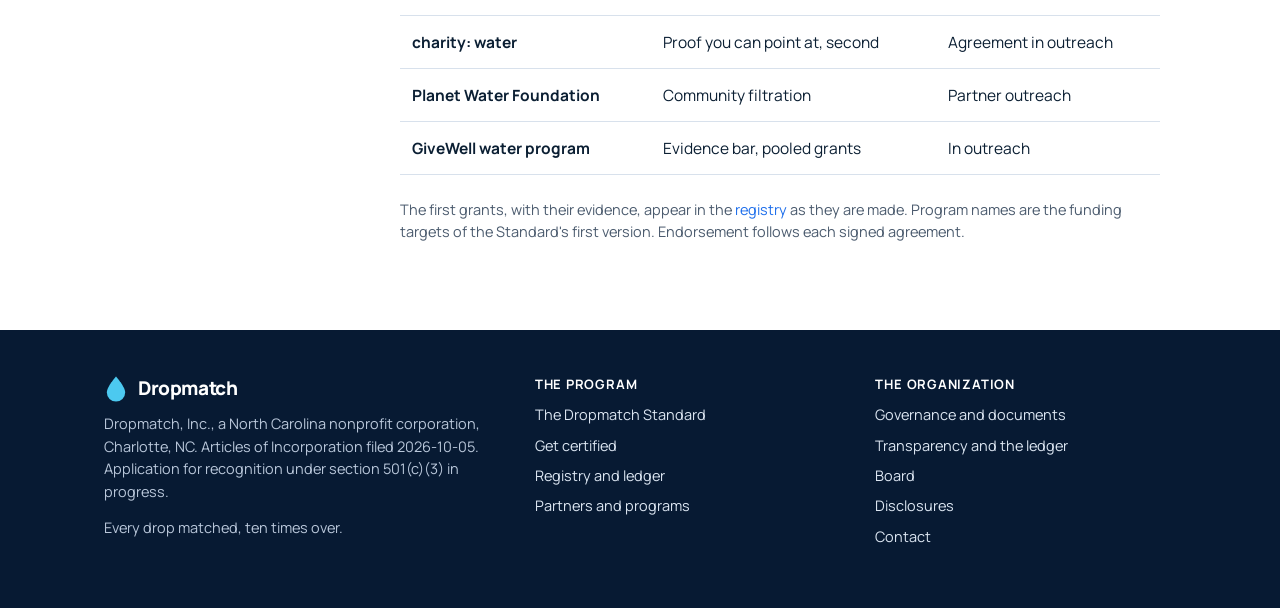
<file: partners.html>
<!doctype html>
<html lang="en">
<head>
<meta charset="utf-8">
<meta name="viewport" content="width=device-width, initial-scale=1">
<title>Partners and programs</title>
<meta name="description" content="The safe-water programs Dropmatch funds first, how a program qualifies, and how water is counted.">
<link rel="canonical" href="https://dropmatch.org/partners">
<meta property="og:title" content="Partners and programs">
<meta property="og:description" content="The safe-water programs Dropmatch funds first, how a program qualifies, and how water is counted.">
<meta property="og:type" content="website">
<meta property="og:url" content="https://dropmatch.org/partners">
<meta property="og:image" content="https://dropmatch.org/assets/hero-laughing.jpg">
<link rel="icon" href="/favicon.svg" type="image/svg+xml">
<style>
/* Self-hosted fonts, latin subset, from Google Fonts (OFL). */
@font-face { font-family: "IBM Plex Mono"; font-style: normal; font-weight: 400; font-display: swap; src: url("/fonts/IBMPlexMono-400.woff2") format("woff2"); unicode-range: U+0000-00FF, U+0131, U+0152-0153, U+02BB-02BC, U+02C6, U+02DA, U+02DC, U+0304, U+0308, U+0329, U+2000-206F, U+20AC, U+2122, U+2191, U+2193, U+2212, U+2215, U+FEFF, U+FFFD; }
@font-face { font-family: "IBM Plex Mono"; font-style: normal; font-weight: 600; font-display: swap; src: url("/fonts/IBMPlexMono-600.woff2") format("woff2"); unicode-range: U+0000-00FF, U+0131, U+0152-0153, U+02BB-02BC, U+02C6, U+02DA, U+02DC, U+0304, U+0308, U+0329, U+2000-206F, U+20AC, U+2122, U+2191, U+2193, U+2212, U+2215, U+FEFF, U+FFFD; }
@font-face { font-family: "Manrope"; font-style: normal; font-weight: 400; font-display: swap; src: url("/fonts/Manrope-400.woff2") format("woff2"); unicode-range: U+0000-00FF, U+0131, U+0152-0153, U+02BB-02BC, U+02C6, U+02DA, U+02DC, U+0304, U+0308, U+0329, U+2000-206F, U+20AC, U+2122, U+2191, U+2193, U+2212, U+2215, U+FEFF, U+FFFD; }
@font-face { font-family: "Manrope"; font-style: normal; font-weight: 600; font-display: swap; src: url("/fonts/Manrope-600.woff2") format("woff2"); unicode-range: U+0000-00FF, U+0131, U+0152-0153, U+02BB-02BC, U+02C6, U+02DA, U+02DC, U+0304, U+0308, U+0329, U+2000-206F, U+20AC, U+2122, U+2191, U+2193, U+2212, U+2215, U+FEFF, U+FFFD; }
@font-face { font-family: "Manrope"; font-style: normal; font-weight: 700; font-display: swap; src: url("/fonts/Manrope-700.woff2") format("woff2"); unicode-range: U+0000-00FF, U+0131, U+0152-0153, U+02BB-02BC, U+02C6, U+02DA, U+02DC, U+0304, U+0308, U+0329, U+2000-206F, U+20AC, U+2122, U+2191, U+2193, U+2212, U+2215, U+FEFF, U+FFFD; }
@font-face { font-family: "Manrope"; font-style: normal; font-weight: 800; font-display: swap; src: url("/fonts/Manrope-800.woff2") format("woff2"); unicode-range: U+0000-00FF, U+0131, U+0152-0153, U+02BB-02BC, U+02C6, U+02DA, U+02DC, U+0304, U+0308, U+0329, U+2000-206F, U+20AC, U+2122, U+2191, U+2193, U+2212, U+2215, U+FEFF, U+FFFD; }

:root { --navy: #0A2342; --navy-deep: #071A33; --blue: #1F6FEB; --blue-dark: #1757B8; --blue-pale: #EAF2FF; --green: #15803D; --green-pale: #E8F7EE; --ink: #0B1F33; --muted: #4B5B6E; --line: #D8E1EC; --white: #FFFFFF; --paper: #F6F8FB; }
* { box-sizing: border-box; }
html { scroll-behavior: smooth; }
body { margin: 0; background: var(--white); color: var(--ink); font-variant-ligatures: none; font-family: "Manrope", system-ui, sans-serif; font-size: 17px; line-height: 1.55; -webkit-font-smoothing: antialiased; }
a { color: var(--blue); text-decoration: none; }
a:hover { color: var(--blue-dark); text-decoration: underline; }
.mono { font-family: "IBM Plex Mono", ui-monospace, Consolas, monospace; }
.wrap { max-width: 1120px; margin: 0 auto; padding: 0 24px; }
h1, h2, h3 { margin: 0 0 14px; line-height: 1.12; letter-spacing: -0.02em; }
h1 { font-size: 44px; font-weight: 800; }
h2 { font-size: 30px; font-weight: 800; margin-top: 48px; }
h3 { font-size: 21px; font-weight: 700; margin-top: 32px; }
p { margin: 0 0 14px; }
.lede { font-size: 20px; color: var(--muted); max-width: 720px; }
.muted { color: var(--muted); }
.small { font-size: 14.5px; color: var(--muted); }
.btn { display: inline-block; padding: 13px 22px; border-radius: 8px; font-weight: 700; font-size: 16px; border: 2px solid transparent; }
.btn:hover { text-decoration: none; }
.btn-primary { background: var(--blue); color: var(--white); }
.btn-primary:hover { background: var(--blue-dark); color: var(--white); }
.btn-ghost { background: var(--white); color: var(--navy); border-color: var(--line); }
.btn-ghost:hover { border-color: var(--navy); color: var(--navy); }
.verified { color: var(--green); font-weight: 700; }

/* top bar and nav */
.topbar { background: var(--navy-deep); color: #B9C7DA; font-size: 13.5px; }
.topbar .wrap { display: flex; justify-content: space-between; align-items: center; height: 34px; }
.topbar a { color: #DCE6F2; }
nav.main { background: var(--navy); color: var(--white); }
nav.main .wrap { display: flex; align-items: center; justify-content: space-between; height: 76px; gap: 24px; }
.brand { display: flex; align-items: center; gap: 10px; font-weight: 800; font-size: 22px; letter-spacing: -0.02em; color: var(--white); }
.brand:hover { text-decoration: none; color: var(--white); }
.brand svg { width: 24px; height: 28px; }
.brand small { display: block; font-size: 12px; font-weight: 600; letter-spacing: 0.02em; color: #B9C7DA; margin-top: 1px; }
.links { display: flex; gap: 4px; align-items: center; }
.links a { color: var(--white); font-weight: 600; font-size: 15.5px; padding: 10px 14px; border-radius: 6px; }
.links a:hover { background: rgba(255,255,255,.1); text-decoration: none; }
.links a.on { background: rgba(255,255,255,.14); }
.links .btn { margin-left: 10px; padding: 10px 16px; font-size: 15px; }

/* page header band */
.pagehead { background: var(--paper); border-bottom: 1px solid var(--line); padding: 44px 0 36px; }
.pagehead h1 { margin-bottom: 8px; }
.pagehead .lede { margin-bottom: 0; }
.crumb { font-size: 14px; color: var(--muted); margin-bottom: 12px; }
.crumb a { color: var(--muted); }
main { padding: 48px 0 72px; }

/* doc layout with contents rail */
.doc { display: grid; grid-template-columns: 240px 1fr; gap: 56px; align-items: start; }
.rail { position: sticky; top: 24px; font-size: 15px; }
.rail .title { font-weight: 800; font-size: 13px; letter-spacing: 0.06em; text-transform: uppercase; color: var(--muted); margin-bottom: 10px; }
.rail a { display: block; color: var(--ink); padding: 7px 0; border-bottom: 1px solid var(--line); }
.rail a:hover { color: var(--blue); text-decoration: none; }
.doc h2:first-child { margin-top: 0; }
.doc .body { max-width: 760px; }
.meta { font-size: 14.5px; color: var(--muted); display: flex; gap: 20px; flex-wrap: wrap; margin-bottom: 24px; }
.meta b { color: var(--ink); }

/* tables */
table { width: 100%; border-collapse: collapse; font-size: 15.5px; margin: 12px 0 24px; }
thead th { text-align: left; font-size: 13.5px; font-weight: 700; color: var(--muted); padding: 10px 12px; border-bottom: 2px solid var(--line); }
tbody td { padding: 14px 12px; border-bottom: 1px solid var(--line); vertical-align: top; }
td.k { font-weight: 700; white-space: nowrap; }

/* lists */
ul.plain { padding-left: 22px; margin: 0 0 16px; }
ul.plain li { margin-bottom: 8px; }
ol.steps { padding-left: 0; list-style: none; counter-reset: s; margin: 0 0 24px; }
ol.steps li { counter-increment: s; display: grid; grid-template-columns: 56px 1fr; gap: 16px; padding: 20px 0; border-bottom: 1px solid var(--line); }
ol.steps li::before { content: counter(s); font-weight: 800; font-size: 28px; color: var(--blue); line-height: 1; }
ol.steps b { display: block; font-size: 18px; margin-bottom: 4px; }

/* search */
.search { display: flex; gap: 10px; max-width: 640px; }
.search input { flex: 1; font: inherit; font-size: 17px; padding: 14px 16px; border: 2px solid var(--line); border-radius: 8px; color: var(--ink); background: var(--white); }
.search input::placeholder { color: #8795A6; }
.search .btn { white-space: nowrap; }

/* badge */
.badge { background: var(--white); border: 2px solid var(--navy); border-radius: 16px; padding: 24px; max-width: 400px; }
.badge-top { display: flex; align-items: center; gap: 14px; }
.badge .drop { width: 44px; height: 52px; flex: none; }
.badge-name { font-weight: 800; font-size: 22px; letter-spacing: -0.02em; line-height: 1.1; }
.badge-tier { font-size: 14px; font-weight: 700; color: var(--blue); margin-top: 3px; }
.badge-claim { margin: 18px 0 12px; font-weight: 600; font-size: 16px; line-height: 1.4; background: var(--paper); padding: 14px; border-radius: 10px; }
.badge-id { font-size: 13px; color: var(--muted); margin: 0; }

/* home */
.front { padding: 64px 0 56px; }
.front-grid { display: grid; grid-template-columns: 1.2fr 0.8fr; gap: 56px; align-items: center; }
.front h1 { font-size: 46px; }
.front .search { margin-top: 24px; }
.front .caption { text-align: center; }
.doors { display: grid; grid-template-columns: repeat(4, 1fr); gap: 20px; }
.door { display: block; background: var(--white); border: 1px solid var(--line); border-top: 4px solid var(--blue); border-radius: 10px; padding: 24px 22px 22px; color: var(--ink); }
.door:hover { text-decoration: none; border-color: var(--blue); color: var(--ink); }
.door h3 { margin: 0 0 8px; font-size: 20px; }
.door p { margin: 0 0 10px; color: var(--muted); font-size: 15px; }
.door span { color: var(--blue); font-weight: 700; font-size: 15px; }
.status { background: var(--paper); border-top: 1px solid var(--line); border-bottom: 1px solid var(--line); padding: 28px 0; }
.status .wrap { display: grid; grid-template-columns: repeat(4, 1fr); gap: 32px; }
.status b { display: block; font-size: 13px; letter-spacing: 0.04em; text-transform: uppercase; color: var(--muted); margin-bottom: 4px; }
.status span { font-weight: 700; font-size: 16px; }
.doors-sec { padding: 48px 0 56px; }

/* registry */
.filters { display: flex; gap: 10px; flex-wrap: wrap; margin: 20px 0 12px; }
.filters a { font-weight: 700; font-size: 14.5px; padding: 8px 14px; border: 1.5px solid var(--line); border-radius: 6px; color: var(--ink); }
.filters a.on { background: var(--navy); border-color: var(--navy); color: var(--white); }
.filters a:hover { text-decoration: none; border-color: var(--navy); }
.note-box { background: var(--paper); border-radius: 10px; padding: 18px 22px; font-size: 15.5px; margin: 0 0 24px; }

/* governance */
.doclist { list-style: none; padding: 0; margin: 0 0 24px; }
.doclist li { display: grid; grid-template-columns: 1fr auto; gap: 16px; padding: 14px 0; border-bottom: 1px solid var(--line); align-items: baseline; }
.doclist .st { font-size: 14.5px; color: var(--muted); white-space: nowrap; }
.doclist .st.ok { color: var(--green); font-weight: 700; }

footer { background: var(--navy-deep); color: #B9C7DA; padding: 44px 0 52px; font-size: 14.5px; }
.foot-grid { display: grid; grid-template-columns: 1.3fr 1fr 1fr; gap: 40px; }
footer .brand { font-size: 19px; margin-bottom: 10px; }
footer a { color: #DCE6F2; display: block; margin-bottom: 8px; }
footer .col b { display: block; color: var(--white); margin-bottom: 10px; font-size: 13px; letter-spacing: 0.06em; text-transform: uppercase; }
footer p { max-width: 460px; }

@media (max-width: 820px) {
  body { font-size: 16px; }
  h1 { font-size: 32px; } h2 { font-size: 25px; } .front h1 { font-size: 34px; }
  .topbar { display: none; }
  .links a:not(.btn) { display: none; }
  .links .btn { margin-left: 0; }
  .front { padding: 44px 0 40px; }
  .front-grid, .doc, .foot-grid { grid-template-columns: 1fr; gap: 36px; }
  .rail { position: static; }
  .doors { grid-template-columns: 1fr; }
  .status .wrap { grid-template-columns: 1fr 1fr; gap: 20px; }
  .search { flex-direction: column; }
  .badge { max-width: none; }
  table.stack, table.stack thead, table.stack tbody, table.stack tr, table.stack td { display: block; }
  table.stack thead { display: none; }
  table.stack tr { padding: 10px 0; border-bottom: 1px solid var(--line); }
  table.stack td { padding: 6px 0; border: 0; }
  table.stack td::before { content: attr(data-label); display: block; font-size: 13px; font-weight: 700; color: var(--muted); }
  table.stack td.k { white-space: normal; font-size: 19px; }
  table.stack td.k::before { display: none; }
  .doclist li { grid-template-columns: 1fr; gap: 4px; }
}

/* v3 photo pieces */
.hero { position: relative; min-height: 640px; background-size: cover; background-position: center 35%; color: var(--white); display: flex; align-items: center; }
.hero::before { content: ""; position: absolute; inset: 0; background: linear-gradient(180deg, rgba(7,26,51,.35) 0%, rgba(7,26,51,.55) 60%, rgba(7,26,51,.75) 100%); }
.hero-inner { position: relative; text-align: center; padding-top: 72px; padding-bottom: 72px; max-width: 900px; }
.hero .kicker { font-size: 15px; font-weight: 700; letter-spacing: 0.08em; text-transform: uppercase; color: #CFE3FF; margin-bottom: 10px; }
.hero h1 { font-size: 72px; font-weight: 800; letter-spacing: -0.03em; margin-bottom: 8px; text-shadow: 0 2px 18px rgba(0,0,0,.35); }
.hero .tag { font-size: 28px; font-weight: 700; margin-bottom: 14px; text-shadow: 0 2px 14px rgba(0,0,0,.35); }
.hero .sub { font-size: 18px; max-width: 720px; margin: 0 auto 24px; color: #E6EEF8; }
.hero .btns { display: flex; gap: 12px; justify-content: center; flex-wrap: wrap; }
.btn-light { background: var(--white); color: var(--navy); }
.btn-light:hover { background: #EAF2FF; color: var(--navy); }
.checkbar { background: var(--paper); border-bottom: 1px solid var(--line); padding: 28px 0; }
.checkbar-grid { display: grid; grid-template-columns: 1fr 1fr; gap: 32px; align-items: center; }
.checkbar b { display: block; font-size: 20px; margin-bottom: 4px; }
.checkbar span { color: var(--muted); font-size: 15px; }
.checkbar .search { max-width: none; }
.about { padding: 64px 0 24px; }
.about-grid { display: grid; grid-template-columns: 0.8fr 1.2fr; gap: 48px; align-items: center; }
.about img { width: 100%; height: 420px; object-fit: cover; border-radius: 12px; display: block; }
.about h2 { margin-top: 0; }
.band { position: relative; background-size: cover; background-position: center 60%; color: var(--white); padding: 96px 0; }
.band::before { content: ""; position: absolute; inset: 0; background: linear-gradient(90deg, rgba(10,35,66,.88) 0%, rgba(10,35,66,.55) 60%, rgba(10,35,66,.25) 100%); }
.band-inner { position: relative; }
.band-inner h2, .band-inner p { max-width: 600px; }
.band h2 { margin-top: 0; font-size: 34px; }
.band p { color: #DCE6F2; font-size: 17px; margin-bottom: 22px; }
.news { padding: 56px 0 72px; }
.news h2 { margin-top: 0; }
.news-grid { display: grid; grid-template-columns: repeat(3, 1fr); gap: 32px; }
.news article { border-top: 3px solid var(--navy); padding-top: 16px; }
.news time { font-size: 13.5px; font-weight: 700; color: var(--muted); letter-spacing: 0.04em; text-transform: uppercase; }
.news h3 { margin: 6px 0 8px; font-size: 20px; }
.news p { color: var(--muted); font-size: 15.5px; margin: 0; }
.pagehead.photo { position: relative; background-size: cover; background-position: center 40%; color: var(--white); padding: 72px 0 56px; border-bottom: 0; }
.pagehead.photo::before { content: ""; position: absolute; inset: 0; background: linear-gradient(90deg, rgba(7,26,51,.85) 0%, rgba(7,26,51,.6) 55%, rgba(7,26,51,.3) 100%); }
.pagehead.photo .wrap { position: relative; }
.pagehead.photo .crumb, .pagehead.photo .crumb a { color: #CFE3FF; }
.pagehead.photo .lede { color: #E6EEF8; }
.ledger-row { display: grid; grid-template-columns: repeat(4, 1fr); gap: 24px; margin: 8px 0 24px; }
.ledger-row b { display: block; font-size: 40px; font-weight: 800; letter-spacing: -0.03em; line-height: 1; color: var(--green); margin-bottom: 6px; }
.ledger-row span { font-size: 14.5px; color: var(--muted); }
main > .wrap > h2 { margin-top: 40px; }
@media (max-width: 820px) {
  .hero { min-height: 540px; }
  .hero h1 { font-size: 48px; } .hero .tag { font-size: 22px; }
  .checkbar-grid, .about-grid, .news-grid { grid-template-columns: 1fr; gap: 24px; }
  .about img { height: 280px; }
  .band { padding: 64px 0; } .band h2 { font-size: 27px; }
  .ledger-row { grid-template-columns: 1fr 1fr; }
  .ledger-row b { font-size: 32px; }
}

/* v4 graphics */
.ic { width: 44px; height: 44px; stroke: var(--blue); fill: none; stroke-width: 1.8; stroke-linecap: round; stroke-linejoin: round; display: block; }
.ic.big { width: 56px; height: 56px; }
.ic.white { stroke: var(--white); }
.whatwedo { padding: 56px 0 24px; }
.whatwedo h2 { margin-top: 0; }
.whatwedo .lede { margin-bottom: 28px; }
.flow { display: grid; grid-template-columns: 1fr 32px 1fr 32px 1fr 32px 1fr 32px 1fr; gap: 8px; align-items: start; margin: 8px 0 8px; }
.flow .node { text-align: center; background: var(--paper); border-radius: 12px; padding: 22px 14px 18px; }
.flow .node .ic { margin: 0 auto 10px; }
.flow .node b { display: block; font-size: 17px; margin-bottom: 4px; }
.flow .node span { font-size: 14px; color: var(--muted); display: block; line-height: 1.4; }
.flow .arrow { align-self: center; height: 100%; display: flex; align-items: center; justify-content: center; padding-top: 48px; }
.flow .arrow svg { width: 24px; height: 24px; stroke: var(--line); stroke-width: 2.5; fill: none; stroke-linecap: round; stroke-linejoin: round; }
.parts { display: grid; grid-template-columns: repeat(3, 1fr); gap: 32px; padding: 32px 0 56px; }
.part .ic { margin-bottom: 12px; }
.part h3 { margin: 0 0 6px; font-size: 22px; }
.part p { color: var(--muted); font-size: 15.5px; margin: 0; }
.diagram { margin: 20px 0 28px; }
.diagram svg { width: 100%; height: auto; display: block; }
.ladder { list-style: none; padding: 0; margin: 16px 0 8px; display: grid; gap: 10px; }
.ladder li { display: grid; grid-template-columns: 84px 1fr; grid-template-rows: auto auto; column-gap: 14px; align-items: center; }
.ladder .val { font-weight: 800; font-size: 16px; text-align: right; grid-row: 1; }
.ladder .bar { height: 24px; border-radius: 6px; background: var(--blue-pale); overflow: hidden; display: block; grid-row: 1; }
.ladder .bar i { display: block; height: 100%; background: var(--blue); border-radius: 6px; }
.ladder li.top .bar i { background: var(--navy); }
.ladder .src { grid-column: 2; grid-row: 2; font-size: 13.5px; color: var(--muted); margin-top: 2px; }
ol.steps.icons li { grid-template-columns: 56px 1fr; }
ol.steps.icons li::before { content: none; }
ol.steps.icons .ic { width: 40px; height: 40px; margin-top: 2px; }
.rules { display: grid; grid-template-columns: 1fr 1fr; gap: 16px 28px; margin: 16px 0 24px; }
.rule { display: grid; grid-template-columns: 40px 1fr; gap: 12px; align-items: start; font-size: 15.5px; }
.rule .ic { width: 36px; height: 36px; }
.rule b { display: block; margin-bottom: 2px; }
.tiers3 { display: grid; grid-template-columns: repeat(3, 1fr); gap: 20px; margin: 16px 0 24px; }
.tier { background: var(--paper); border-radius: 12px; padding: 22px; }
.tier .ic { margin-bottom: 10px; }
.tier h3 { margin: 0 0 2px; font-size: 20px; }
.tier .who { color: var(--muted); font-size: 14px; margin-bottom: 10px; }
.tier .fee { font-size: 26px; font-weight: 800; letter-spacing: -0.02em; margin: 0; }
.tier .fee span { display: block; font-size: 13.5px; font-weight: 600; color: var(--muted); letter-spacing: 0; }
.tier p { font-size: 14.5px; color: var(--muted); margin: 8px 0 0; }
@media (max-width: 820px) {
  .flow { grid-template-columns: 1fr; }
  .flow .arrow { padding: 0; transform: rotate(90deg); height: 28px; }
  .parts, .tiers3, .rules { grid-template-columns: 1fr; }
}

/* v5 partners */
.partners-strip { padding: 56px 0 48px; background: var(--paper); border-top: 1px solid var(--line); }
.partners-strip h2 { margin-top: 0; }
.pgrid { display: grid; grid-template-columns: repeat(3, 1fr); gap: 20px; margin: 28px 0 18px; }
.porg { background: var(--white); border: 1px solid var(--line); border-radius: 12px; padding: 24px; }
.porg .ic { margin-bottom: 10px; }
.porg h3 { margin: 0 0 8px; font-size: 20px; }
.porg p { color: var(--muted); font-size: 15px; margin: 0 0 12px; }
.porg span { font-size: 13.5px; font-weight: 700; color: var(--navy); }
@media (max-width: 820px) { .pgrid { grid-template-columns: 1fr; } }

/* v6 transparency */
.transparency-strip { padding: 56px 0 40px; background: var(--white); }
.transparency-strip h2 { margin-top: 0; }
.std-table td.k { white-space: normal; width: 26%; }
.std-table td:nth-child(2) { width: 44%; }
.rule b a, .porg h3 a, td.k a { color: var(--ink); }
.rule b a:hover, .porg h3 a:hover, td.k a:hover { color: var(--blue); }

/* tablet band: the seven-link nav between phone and desktop */
.links a { white-space: nowrap; }
.brand span { white-space: nowrap; }
@media (max-width: 1000px) and (min-width: 821px) {
  .links { gap: 0; }
  .links a { font-size: 14px; padding: 9px 8px; }
  .links .btn { margin-left: 4px; padding: 9px 12px; font-size: 14px; }
  .brand { font-size: 19px; }
  .brand small { display: none; }
  .wrap { padding: 0 20px; }
}
@media (max-width: 900px) and (min-width: 821px) {
  .topbar span { display: none; }
  .links a:not(.btn) { font-size: 13.5px; padding: 8px 6px; }
}
.tscroll { overflow-x: auto; -webkit-overflow-scrolling: touch; margin: 12px 0 24px; }
.tscroll table { margin: 0; min-width: 560px; }
.diagram svg { max-width: 100%; }
.doc .body { min-width: 0; }
.doc { min-width: 0; }
.tscroll table { min-width: 0; width: 100%; }

</style>
</head>
<body>
<svg width="0" height="0" style="position:absolute" aria-hidden="true">
  <symbol id="i-chip" viewBox="0 0 24 24"><rect x="6" y="6" width="12" height="12" rx="2"/><rect x="9.5" y="9.5" width="5" height="5" rx="1"/><path d="M9 2v4M15 2v4M9 18v4M15 18v4M2 9h4M2 15h4M18 9h4M18 15h4"/></symbol>
  <symbol id="i-drop" viewBox="0 0 24 24"><path d="M12 2.5S5 10 5 14.5a7 7 0 0 0 14 0C19 10 12 2.5 12 2.5z"/><path d="M8.5 15a3.5 3.5 0 0 0 2.5 3.3"/></symbol>
  <symbol id="i-x10" viewBox="0 0 24 24"><circle cx="12" cy="12" r="9.5"/><path d="M7 9l3 6M10 9l-3 6"/><path d="M13.5 9v6M17 9a2 2 0 0 1 2 2v2a2 2 0 0 1-4 0v-2a2 2 0 0 1 2-2z"/></symbol>
  <symbol id="i-tap" viewBox="0 0 24 24"><path d="M4 9h9a4 4 0 0 1 4 4v1"/><path d="M4 9V6M2 6h4"/><path d="M13 5v4M11 5h4"/><path d="M15 14h4v3h-4z"/><path d="M17 17s-2 3-2 4.2a2 2 0 0 0 4 0C19 20 17 17 17 17z"/></symbol>
  <symbol id="i-check-doc" viewBox="0 0 24 24"><path d="M7 2.5h7l5 5V20a1.5 1.5 0 0 1-1.5 1.5h-10.5A1.5 1.5 0 0 1 5.5 20V4A1.5 1.5 0 0 1 7 2.5z"/><path d="M14 2.5v5h5"/><path d="M8.5 14.5l2.5 2.5 4.5-5"/></symbol>
  <symbol id="i-search" viewBox="0 0 24 24"><circle cx="10.5" cy="10.5" r="6.5"/><path d="M15.5 15.5L21 21"/></symbol>
  <symbol id="i-ledger" viewBox="0 0 24 24"><rect x="3.5" y="3.5" width="17" height="17" rx="2"/><path d="M3.5 9h17M3.5 14.5h17M9 9v11.5"/></symbol>
  <symbol id="i-shield" viewBox="0 0 24 24"><path d="M12 2.5l8 3v6c0 5-3.5 8.5-8 10-4.5-1.5-8-5-8-10v-6l8-3z"/><path d="M8.5 12l2.5 2.5 4.5-5"/></symbol>
  <symbol id="i-server" viewBox="0 0 24 24"><rect x="3.5" y="3.5" width="17" height="7" rx="1.5"/><rect x="3.5" y="13.5" width="17" height="7" rx="1.5"/><path d="M7 7h.01M7 17h.01M11 7h5M11 17h5"/></symbol>
  <symbol id="i-bolt" viewBox="0 0 24 24"><path d="M13 2.5L5 13.5h6l-1 8 8-11h-6l1-8z"/></symbol>
  <symbol id="i-people" viewBox="0 0 24 24"><circle cx="9" cy="8" r="3.5"/><path d="M2.5 20a6.5 6.5 0 0 1 13 0"/><circle cx="17" cy="9.5" r="2.5"/><path d="M15.5 15.5a5 5 0 0 1 6 4.5"/></symbol>
  <symbol id="i-plug" viewBox="0 0 24 24"><path d="M8 3v5M16 3v5"/><path d="M5 8h14v3a7 7 0 0 1-14 0V8z"/><path d="M12 18v3.5"/></symbol>
  <symbol id="i-scale" viewBox="0 0 24 24"><path d="M12 3v18M5 21h14"/><path d="M4 7h16"/><path d="M6.5 7l-3.5 7a3.5 3.5 0 0 0 7 0l-3.5-7zM17.5 7l-3.5 7a3.5 3.5 0 0 0 7 0l-3.5-7z"/></symbol>
  <symbol id="i-flask" viewBox="0 0 24 24"><path d="M9.5 2.5h5M10 2.5v6l-5.5 9.5A2 2 0 0 0 6.2 21h11.6a2 2 0 0 0 1.7-3L14 8.5v-6"/><path d="M8 15h8"/></symbol>
  <symbol id="i-pin" viewBox="0 0 24 24"><path d="M12 21.5s-6.5-6-6.5-11a6.5 6.5 0 0 1 13 0c0 5-6.5 11-6.5 11z"/><circle cx="12" cy="10.5" r="2.5"/></symbol>
  <symbol id="i-calendar" viewBox="0 0 24 24"><rect x="3.5" y="5" width="17" height="15.5" rx="2"/><path d="M3.5 10h17M8 3v4M16 3v4"/></symbol>
  <symbol id="i-ban" viewBox="0 0 24 24"><circle cx="12" cy="12" r="9"/><path d="M5.5 5.5l13 13"/></symbol>
  <symbol id="i-arrow" viewBox="0 0 24 24"><path d="M4 12h15M13 6l6 6-6 6"/></symbol>
  <symbol id="i-key" viewBox="0 0 24 24"><circle cx="8" cy="12" r="4.5"/><path d="M12.5 12H21M18 12v3M15 12v2"/></symbol>
  <symbol id="i-send" viewBox="0 0 24 24"><path d="M21 3L3 10.5l7.5 3 3 7.5L21 3z"/><path d="M10.5 13.5L21 3"/></symbol>
</svg>


<div class="topbar"><div class="wrap"><span>Dropmatch is a US nonprofit. Recognition under section 501(c)(3) is in progress.</span><a href="/registry">Check a certification</a></div></div>
<nav class="main" aria-label="Main"><div class="wrap">
  <a class="brand" href="/"><svg viewBox="0 0 22 26" aria-hidden="true"><path d="M11 1.5C11 1.5 2.5 11 2.5 16.2a8.5 8.5 0 0 0 17 0C19.5 11 11 1.5 11 1.5z" fill="#4CC9F0"/></svg><span>Dropmatch<small>Water certification for AI</small></span></a>
  <div class="links">
    <a href="/standard">The Standard</a>
    <a href="/get-certified">Get Certified</a>
    <a href="/partners" class="on" aria-current="page">Partners</a>
    <a href="/registry">Registry</a>
    <a href="/transparency">Transparency</a>
    <a href="/governance">Governance</a>
    <a class="btn btn-primary" href="/get-certified">Apply</a>
  </div>
</div></nav>
<div class="pagehead photo" style="background-image: url('/assets/band-pump-kids.jpg')">
  <div class="wrap">
    <div class="crumb"><a href="/">Home</a> / Partners</div>
    <h1>Partners and programs</h1>
    <p class="lede">Dropmatch is a funder with a public scorecard. The water commitments are regranted to the programs with the strongest evidence per dollar.</p>
  </div>
</div>
<main><div class="wrap doc">
  <aside class="rail">
    <div class="title">On this page</div>
    <a href="#programs">The programs</a>
    <a href="#qualify">How a program qualifies</a>
    <a href="#counting">How water is counted</a>
    <a href="#status">Status</a>
  </aside>
  <div class="body">
    <h2 id="programs">The programs</h2>
    <div class="rules">
      <div class="rule"><svg class="ic"><use href="#i-flask"/></svg><div><b><a href="https://www.evidenceaction.org/" target="_blank" rel="noopener">Evidence Action</a>, in-line chlorination, India</b>Chlorine dosed into piped water at the source. $1 to $3 per person-year of safe water. GiveWell rates it at 22 times cash transfers. Across 18 randomized trials, water treatment cut deaths of children under five by 24% to 27%. Delivery proven by testing household water for chlorine. First track.</div></div>
      <div class="rule"><svg class="ic"><use href="#i-pin"/></svg><div><b><a href="https://www.charitywater.org/" target="_blank" rel="noopener">charity: water</a>, wells and sensors</b>GPS coordinates and photos for every project, remote flow sensors logging about 25 million liters a month, each gift matched to a project within about 21 months, about $40 per person. Proof you can point at. Second track.</div></div>
      <div class="rule"><svg class="ic"><use href="#i-tap"/></svg><div><b><a href="https://planet-water.org/" target="_blank" rel="noopener">Planet Water Foundation</a>, AquaTowers</b>Community filtration systems, each filtering 1,000 liters an hour for up to 1,800 people. Partner outreach.</div></div>
      <div class="rule"><svg class="ic"><use href="#i-people"/></svg><div><b><a href="https://www.givewell.org/international/technical/programs/water-quality-interventions" target="_blank" rel="noopener">GiveWell's water program</a></b>The evidence bar the scorecard is measured against, and a route for pooled grants. In outreach.</div></div>
    </div>

    <h2 id="qualify">How a program qualifies</h2>
    <div class="rules">
      <div class="rule"><svg class="ic"><use href="#i-search"/></svg><div><b>Evidence first</b>Randomized trials or outside evaluations of health or access outcomes, with the cost per person-year published.</div></div>
      <div class="rule"><svg class="ic"><use href="#i-check-doc"/></svg><div><b>Proof of delivery</b>Chlorine tests, GPS and photos, flow sensors. Delivery counts only when confirmed from outside.</div></div>
      <div class="rule"><svg class="ic"><use href="#i-key"/></svg><div><b>Restricted money, named funding</b>The program accepts restricted grants routed through Dropmatch and allows the funding to be named on the public ledger.</div></div>
      <div class="rule"><svg class="ic"><use href="#i-ledger"/></svg><div><b>Additional and counted once</b>Water delivered because of the grant, with credit split among funders in proportion to what they paid.</div></div>
    </div>
    <p class="small">Year one funds programs in developing countries only. Same-basin replenishment near data centers is a later track, labeled separately.</p>

    <h2 id="counting">How water is counted</h2>
    <p>Volumes follow Volumetric Water Benefit Accounting 2.0 and the WASH Benefits Accounting Framework: 20 liters per person per day, the lower of the capacity-based and beneficiary-based estimate, actual users rather than the whole village, uptake discounts, and the words "contributed to". Every unit is retired once in the registry.</p>

    <h2 id="status">Status</h2>
    <table class="stack">
      <thead><tr><th>Program</th><th>Track</th><th>Status</th></tr></thead>
      <tbody>
        <tr><td class="k" data-label="Program"><a href="https://www.evidenceaction.org/" target="_blank" rel="noopener">Evidence Action</a></td><td data-label="Track">Health per dollar, first</td><td data-label="Status">Agreement in outreach</td></tr>
        <tr><td class="k" data-label="Program"><a href="https://www.charitywater.org/" target="_blank" rel="noopener">charity: water</a></td><td data-label="Track">Proof you can point at, second</td><td data-label="Status">Agreement in outreach</td></tr>
        <tr><td class="k" data-label="Program"><a href="https://planet-water.org/" target="_blank" rel="noopener">Planet Water Foundation</a></td><td data-label="Track">Community filtration</td><td data-label="Status">Partner outreach</td></tr>
        <tr><td class="k" data-label="Program"><a href="https://www.givewell.org/international/technical/programs/water-quality-interventions" target="_blank" rel="noopener">GiveWell water program</a></td><td data-label="Track">Evidence bar, pooled grants</td><td data-label="Status">In outreach</td></tr>
      </tbody>
    </table>
    <p class="small">The first grants, with their evidence, appear in the <a href="/registry">registry</a> as they are made. Program names are the funding targets of the Standard's first version. Endorsement follows each signed agreement.</p>
  </div>
</div></main>


<footer><div class="wrap foot-grid">
  <div><div class="brand"><svg viewBox="0 0 22 26" aria-hidden="true"><path d="M11 1.5C11 1.5 2.5 11 2.5 16.2a8.5 8.5 0 0 0 17 0C19.5 11 11 1.5 11 1.5z" fill="#4CC9F0"/></svg>Dropmatch</div><p>Dropmatch, Inc., a North Carolina nonprofit corporation, Charlotte, NC. Articles of Incorporation filed 2026-10-05. Application for recognition under section 501(c)(3) in progress.</p><p>Every drop matched, ten times over.</p></div>
  <div class="col"><b>The program</b><a href="/standard">The Dropmatch Standard</a><a href="/get-certified">Get certified</a><a href="/registry">Registry and ledger</a><a href="/partners">Partners and programs</a></div>
  <div class="col"><b>The organization</b><a href="/governance">Governance and documents</a><a href="/transparency">Transparency and the ledger</a><a href="/governance#board">Board</a><a href="/governance#disclosure">Disclosures</a><a href="mailto:hello@dropmatch.org">Contact</a></div>
</div></footer>
</body>
</html>
</file>
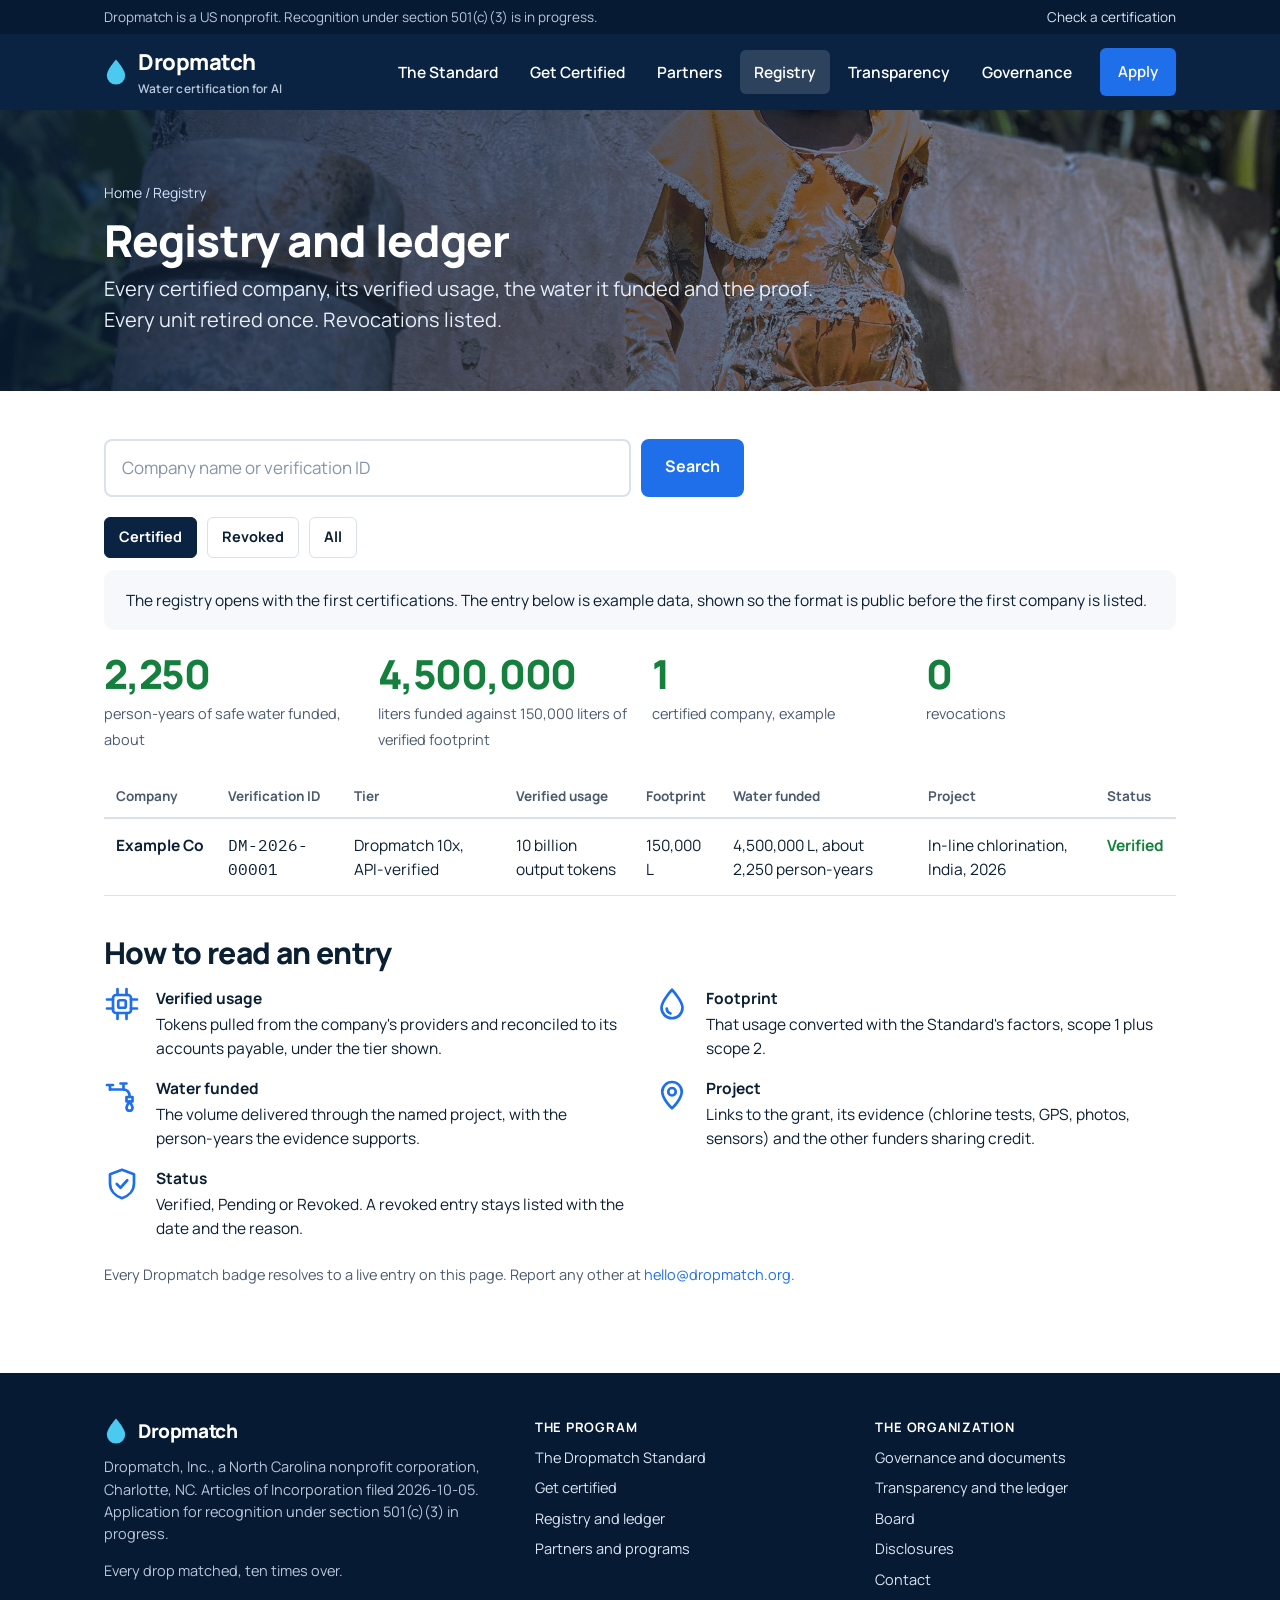
<file: registry.html>
<!doctype html>
<html lang="en">
<head>
<meta charset="utf-8">
<meta name="viewport" content="width=device-width, initial-scale=1">
<title>Registry and ledger</title>
<meta name="description" content="Every certified company, its verified usage, the water it funded and the proof.">
<link rel="canonical" href="https://dropmatch.org/registry">
<meta property="og:title" content="Registry and ledger">
<meta property="og:description" content="Every certified company, its verified usage, the water it funded and the proof.">
<meta property="og:type" content="website">
<meta property="og:url" content="https://dropmatch.org/registry">
<meta property="og:image" content="https://dropmatch.org/assets/hero-laughing.jpg">
<link rel="icon" href="/favicon.svg" type="image/svg+xml">
<style>
/* Self-hosted fonts, latin subset, from Google Fonts (OFL). */
@font-face { font-family: "IBM Plex Mono"; font-style: normal; font-weight: 400; font-display: swap; src: url("/fonts/IBMPlexMono-400.woff2") format("woff2"); unicode-range: U+0000-00FF, U+0131, U+0152-0153, U+02BB-02BC, U+02C6, U+02DA, U+02DC, U+0304, U+0308, U+0329, U+2000-206F, U+20AC, U+2122, U+2191, U+2193, U+2212, U+2215, U+FEFF, U+FFFD; }
@font-face { font-family: "IBM Plex Mono"; font-style: normal; font-weight: 600; font-display: swap; src: url("/fonts/IBMPlexMono-600.woff2") format("woff2"); unicode-range: U+0000-00FF, U+0131, U+0152-0153, U+02BB-02BC, U+02C6, U+02DA, U+02DC, U+0304, U+0308, U+0329, U+2000-206F, U+20AC, U+2122, U+2191, U+2193, U+2212, U+2215, U+FEFF, U+FFFD; }
@font-face { font-family: "Manrope"; font-style: normal; font-weight: 400; font-display: swap; src: url("/fonts/Manrope-400.woff2") format("woff2"); unicode-range: U+0000-00FF, U+0131, U+0152-0153, U+02BB-02BC, U+02C6, U+02DA, U+02DC, U+0304, U+0308, U+0329, U+2000-206F, U+20AC, U+2122, U+2191, U+2193, U+2212, U+2215, U+FEFF, U+FFFD; }
@font-face { font-family: "Manrope"; font-style: normal; font-weight: 600; font-display: swap; src: url("/fonts/Manrope-600.woff2") format("woff2"); unicode-range: U+0000-00FF, U+0131, U+0152-0153, U+02BB-02BC, U+02C6, U+02DA, U+02DC, U+0304, U+0308, U+0329, U+2000-206F, U+20AC, U+2122, U+2191, U+2193, U+2212, U+2215, U+FEFF, U+FFFD; }
@font-face { font-family: "Manrope"; font-style: normal; font-weight: 700; font-display: swap; src: url("/fonts/Manrope-700.woff2") format("woff2"); unicode-range: U+0000-00FF, U+0131, U+0152-0153, U+02BB-02BC, U+02C6, U+02DA, U+02DC, U+0304, U+0308, U+0329, U+2000-206F, U+20AC, U+2122, U+2191, U+2193, U+2212, U+2215, U+FEFF, U+FFFD; }
@font-face { font-family: "Manrope"; font-style: normal; font-weight: 800; font-display: swap; src: url("/fonts/Manrope-800.woff2") format("woff2"); unicode-range: U+0000-00FF, U+0131, U+0152-0153, U+02BB-02BC, U+02C6, U+02DA, U+02DC, U+0304, U+0308, U+0329, U+2000-206F, U+20AC, U+2122, U+2191, U+2193, U+2212, U+2215, U+FEFF, U+FFFD; }

:root { --navy: #0A2342; --navy-deep: #071A33; --blue: #1F6FEB; --blue-dark: #1757B8; --blue-pale: #EAF2FF; --green: #15803D; --green-pale: #E8F7EE; --ink: #0B1F33; --muted: #4B5B6E; --line: #D8E1EC; --white: #FFFFFF; --paper: #F6F8FB; }
* { box-sizing: border-box; }
html { scroll-behavior: smooth; }
body { margin: 0; background: var(--white); color: var(--ink); font-variant-ligatures: none; font-family: "Manrope", system-ui, sans-serif; font-size: 17px; line-height: 1.55; -webkit-font-smoothing: antialiased; }
a { color: var(--blue); text-decoration: none; }
a:hover { color: var(--blue-dark); text-decoration: underline; }
.mono { font-family: "IBM Plex Mono", ui-monospace, Consolas, monospace; }
.wrap { max-width: 1120px; margin: 0 auto; padding: 0 24px; }
h1, h2, h3 { margin: 0 0 14px; line-height: 1.12; letter-spacing: -0.02em; }
h1 { font-size: 44px; font-weight: 800; }
h2 { font-size: 30px; font-weight: 800; margin-top: 48px; }
h3 { font-size: 21px; font-weight: 700; margin-top: 32px; }
p { margin: 0 0 14px; }
.lede { font-size: 20px; color: var(--muted); max-width: 720px; }
.muted { color: var(--muted); }
.small { font-size: 14.5px; color: var(--muted); }
.btn { display: inline-block; padding: 13px 22px; border-radius: 8px; font-weight: 700; font-size: 16px; border: 2px solid transparent; }
.btn:hover { text-decoration: none; }
.btn-primary { background: var(--blue); color: var(--white); }
.btn-primary:hover { background: var(--blue-dark); color: var(--white); }
.btn-ghost { background: var(--white); color: var(--navy); border-color: var(--line); }
.btn-ghost:hover { border-color: var(--navy); color: var(--navy); }
.verified { color: var(--green); font-weight: 700; }

/* top bar and nav */
.topbar { background: var(--navy-deep); color: #B9C7DA; font-size: 13.5px; }
.topbar .wrap { display: flex; justify-content: space-between; align-items: center; height: 34px; }
.topbar a { color: #DCE6F2; }
nav.main { background: var(--navy); color: var(--white); }
nav.main .wrap { display: flex; align-items: center; justify-content: space-between; height: 76px; gap: 24px; }
.brand { display: flex; align-items: center; gap: 10px; font-weight: 800; font-size: 22px; letter-spacing: -0.02em; color: var(--white); }
.brand:hover { text-decoration: none; color: var(--white); }
.brand svg { width: 24px; height: 28px; }
.brand small { display: block; font-size: 12px; font-weight: 600; letter-spacing: 0.02em; color: #B9C7DA; margin-top: 1px; }
.links { display: flex; gap: 4px; align-items: center; }
.links a { color: var(--white); font-weight: 600; font-size: 15.5px; padding: 10px 14px; border-radius: 6px; }
.links a:hover { background: rgba(255,255,255,.1); text-decoration: none; }
.links a.on { background: rgba(255,255,255,.14); }
.links .btn { margin-left: 10px; padding: 10px 16px; font-size: 15px; }

/* page header band */
.pagehead { background: var(--paper); border-bottom: 1px solid var(--line); padding: 44px 0 36px; }
.pagehead h1 { margin-bottom: 8px; }
.pagehead .lede { margin-bottom: 0; }
.crumb { font-size: 14px; color: var(--muted); margin-bottom: 12px; }
.crumb a { color: var(--muted); }
main { padding: 48px 0 72px; }

/* doc layout with contents rail */
.doc { display: grid; grid-template-columns: 240px 1fr; gap: 56px; align-items: start; }
.rail { position: sticky; top: 24px; font-size: 15px; }
.rail .title { font-weight: 800; font-size: 13px; letter-spacing: 0.06em; text-transform: uppercase; color: var(--muted); margin-bottom: 10px; }
.rail a { display: block; color: var(--ink); padding: 7px 0; border-bottom: 1px solid var(--line); }
.rail a:hover { color: var(--blue); text-decoration: none; }
.doc h2:first-child { margin-top: 0; }
.doc .body { max-width: 760px; }
.meta { font-size: 14.5px; color: var(--muted); display: flex; gap: 20px; flex-wrap: wrap; margin-bottom: 24px; }
.meta b { color: var(--ink); }

/* tables */
table { width: 100%; border-collapse: collapse; font-size: 15.5px; margin: 12px 0 24px; }
thead th { text-align: left; font-size: 13.5px; font-weight: 700; color: var(--muted); padding: 10px 12px; border-bottom: 2px solid var(--line); }
tbody td { padding: 14px 12px; border-bottom: 1px solid var(--line); vertical-align: top; }
td.k { font-weight: 700; white-space: nowrap; }

/* lists */
ul.plain { padding-left: 22px; margin: 0 0 16px; }
ul.plain li { margin-bottom: 8px; }
ol.steps { padding-left: 0; list-style: none; counter-reset: s; margin: 0 0 24px; }
ol.steps li { counter-increment: s; display: grid; grid-template-columns: 56px 1fr; gap: 16px; padding: 20px 0; border-bottom: 1px solid var(--line); }
ol.steps li::before { content: counter(s); font-weight: 800; font-size: 28px; color: var(--blue); line-height: 1; }
ol.steps b { display: block; font-size: 18px; margin-bottom: 4px; }

/* search */
.search { display: flex; gap: 10px; max-width: 640px; }
.search input { flex: 1; font: inherit; font-size: 17px; padding: 14px 16px; border: 2px solid var(--line); border-radius: 8px; color: var(--ink); background: var(--white); }
.search input::placeholder { color: #8795A6; }
.search .btn { white-space: nowrap; }

/* badge */
.badge { background: var(--white); border: 2px solid var(--navy); border-radius: 16px; padding: 24px; max-width: 400px; }
.badge-top { display: flex; align-items: center; gap: 14px; }
.badge .drop { width: 44px; height: 52px; flex: none; }
.badge-name { font-weight: 800; font-size: 22px; letter-spacing: -0.02em; line-height: 1.1; }
.badge-tier { font-size: 14px; font-weight: 700; color: var(--blue); margin-top: 3px; }
.badge-claim { margin: 18px 0 12px; font-weight: 600; font-size: 16px; line-height: 1.4; background: var(--paper); padding: 14px; border-radius: 10px; }
.badge-id { font-size: 13px; color: var(--muted); margin: 0; }

/* home */
.front { padding: 64px 0 56px; }
.front-grid { display: grid; grid-template-columns: 1.2fr 0.8fr; gap: 56px; align-items: center; }
.front h1 { font-size: 46px; }
.front .search { margin-top: 24px; }
.front .caption { text-align: center; }
.doors { display: grid; grid-template-columns: repeat(4, 1fr); gap: 20px; }
.door { display: block; background: var(--white); border: 1px solid var(--line); border-top: 4px solid var(--blue); border-radius: 10px; padding: 24px 22px 22px; color: var(--ink); }
.door:hover { text-decoration: none; border-color: var(--blue); color: var(--ink); }
.door h3 { margin: 0 0 8px; font-size: 20px; }
.door p { margin: 0 0 10px; color: var(--muted); font-size: 15px; }
.door span { color: var(--blue); font-weight: 700; font-size: 15px; }
.status { background: var(--paper); border-top: 1px solid var(--line); border-bottom: 1px solid var(--line); padding: 28px 0; }
.status .wrap { display: grid; grid-template-columns: repeat(4, 1fr); gap: 32px; }
.status b { display: block; font-size: 13px; letter-spacing: 0.04em; text-transform: uppercase; color: var(--muted); margin-bottom: 4px; }
.status span { font-weight: 700; font-size: 16px; }
.doors-sec { padding: 48px 0 56px; }

/* registry */
.filters { display: flex; gap: 10px; flex-wrap: wrap; margin: 20px 0 12px; }
.filters a { font-weight: 700; font-size: 14.5px; padding: 8px 14px; border: 1.5px solid var(--line); border-radius: 6px; color: var(--ink); }
.filters a.on { background: var(--navy); border-color: var(--navy); color: var(--white); }
.filters a:hover { text-decoration: none; border-color: var(--navy); }
.note-box { background: var(--paper); border-radius: 10px; padding: 18px 22px; font-size: 15.5px; margin: 0 0 24px; }

/* governance */
.doclist { list-style: none; padding: 0; margin: 0 0 24px; }
.doclist li { display: grid; grid-template-columns: 1fr auto; gap: 16px; padding: 14px 0; border-bottom: 1px solid var(--line); align-items: baseline; }
.doclist .st { font-size: 14.5px; color: var(--muted); white-space: nowrap; }
.doclist .st.ok { color: var(--green); font-weight: 700; }

footer { background: var(--navy-deep); color: #B9C7DA; padding: 44px 0 52px; font-size: 14.5px; }
.foot-grid { display: grid; grid-template-columns: 1.3fr 1fr 1fr; gap: 40px; }
footer .brand { font-size: 19px; margin-bottom: 10px; }
footer a { color: #DCE6F2; display: block; margin-bottom: 8px; }
footer .col b { display: block; color: var(--white); margin-bottom: 10px; font-size: 13px; letter-spacing: 0.06em; text-transform: uppercase; }
footer p { max-width: 460px; }

@media (max-width: 820px) {
  body { font-size: 16px; }
  h1 { font-size: 32px; } h2 { font-size: 25px; } .front h1 { font-size: 34px; }
  .topbar { display: none; }
  .links a:not(.btn) { display: none; }
  .links .btn { margin-left: 0; }
  .front { padding: 44px 0 40px; }
  .front-grid, .doc, .foot-grid { grid-template-columns: 1fr; gap: 36px; }
  .rail { position: static; }
  .doors { grid-template-columns: 1fr; }
  .status .wrap { grid-template-columns: 1fr 1fr; gap: 20px; }
  .search { flex-direction: column; }
  .badge { max-width: none; }
  table.stack, table.stack thead, table.stack tbody, table.stack tr, table.stack td { display: block; }
  table.stack thead { display: none; }
  table.stack tr { padding: 10px 0; border-bottom: 1px solid var(--line); }
  table.stack td { padding: 6px 0; border: 0; }
  table.stack td::before { content: attr(data-label); display: block; font-size: 13px; font-weight: 700; color: var(--muted); }
  table.stack td.k { white-space: normal; font-size: 19px; }
  table.stack td.k::before { display: none; }
  .doclist li { grid-template-columns: 1fr; gap: 4px; }
}

/* v3 photo pieces */
.hero { position: relative; min-height: 640px; background-size: cover; background-position: center 35%; color: var(--white); display: flex; align-items: center; }
.hero::before { content: ""; position: absolute; inset: 0; background: linear-gradient(180deg, rgba(7,26,51,.35) 0%, rgba(7,26,51,.55) 60%, rgba(7,26,51,.75) 100%); }
.hero-inner { position: relative; text-align: center; padding-top: 72px; padding-bottom: 72px; max-width: 900px; }
.hero .kicker { font-size: 15px; font-weight: 700; letter-spacing: 0.08em; text-transform: uppercase; color: #CFE3FF; margin-bottom: 10px; }
.hero h1 { font-size: 72px; font-weight: 800; letter-spacing: -0.03em; margin-bottom: 8px; text-shadow: 0 2px 18px rgba(0,0,0,.35); }
.hero .tag { font-size: 28px; font-weight: 700; margin-bottom: 14px; text-shadow: 0 2px 14px rgba(0,0,0,.35); }
.hero .sub { font-size: 18px; max-width: 720px; margin: 0 auto 24px; color: #E6EEF8; }
.hero .btns { display: flex; gap: 12px; justify-content: center; flex-wrap: wrap; }
.btn-light { background: var(--white); color: var(--navy); }
.btn-light:hover { background: #EAF2FF; color: var(--navy); }
.checkbar { background: var(--paper); border-bottom: 1px solid var(--line); padding: 28px 0; }
.checkbar-grid { display: grid; grid-template-columns: 1fr 1fr; gap: 32px; align-items: center; }
.checkbar b { display: block; font-size: 20px; margin-bottom: 4px; }
.checkbar span { color: var(--muted); font-size: 15px; }
.checkbar .search { max-width: none; }
.about { padding: 64px 0 24px; }
.about-grid { display: grid; grid-template-columns: 0.8fr 1.2fr; gap: 48px; align-items: center; }
.about img { width: 100%; height: 420px; object-fit: cover; border-radius: 12px; display: block; }
.about h2 { margin-top: 0; }
.band { position: relative; background-size: cover; background-position: center 60%; color: var(--white); padding: 96px 0; }
.band::before { content: ""; position: absolute; inset: 0; background: linear-gradient(90deg, rgba(10,35,66,.88) 0%, rgba(10,35,66,.55) 60%, rgba(10,35,66,.25) 100%); }
.band-inner { position: relative; }
.band-inner h2, .band-inner p { max-width: 600px; }
.band h2 { margin-top: 0; font-size: 34px; }
.band p { color: #DCE6F2; font-size: 17px; margin-bottom: 22px; }
.news { padding: 56px 0 72px; }
.news h2 { margin-top: 0; }
.news-grid { display: grid; grid-template-columns: repeat(3, 1fr); gap: 32px; }
.news article { border-top: 3px solid var(--navy); padding-top: 16px; }
.news time { font-size: 13.5px; font-weight: 700; color: var(--muted); letter-spacing: 0.04em; text-transform: uppercase; }
.news h3 { margin: 6px 0 8px; font-size: 20px; }
.news p { color: var(--muted); font-size: 15.5px; margin: 0; }
.pagehead.photo { position: relative; background-size: cover; background-position: center 40%; color: var(--white); padding: 72px 0 56px; border-bottom: 0; }
.pagehead.photo::before { content: ""; position: absolute; inset: 0; background: linear-gradient(90deg, rgba(7,26,51,.85) 0%, rgba(7,26,51,.6) 55%, rgba(7,26,51,.3) 100%); }
.pagehead.photo .wrap { position: relative; }
.pagehead.photo .crumb, .pagehead.photo .crumb a { color: #CFE3FF; }
.pagehead.photo .lede { color: #E6EEF8; }
.ledger-row { display: grid; grid-template-columns: repeat(4, 1fr); gap: 24px; margin: 8px 0 24px; }
.ledger-row b { display: block; font-size: 40px; font-weight: 800; letter-spacing: -0.03em; line-height: 1; color: var(--green); margin-bottom: 6px; }
.ledger-row span { font-size: 14.5px; color: var(--muted); }
main > .wrap > h2 { margin-top: 40px; }
@media (max-width: 820px) {
  .hero { min-height: 540px; }
  .hero h1 { font-size: 48px; } .hero .tag { font-size: 22px; }
  .checkbar-grid, .about-grid, .news-grid { grid-template-columns: 1fr; gap: 24px; }
  .about img { height: 280px; }
  .band { padding: 64px 0; } .band h2 { font-size: 27px; }
  .ledger-row { grid-template-columns: 1fr 1fr; }
  .ledger-row b { font-size: 32px; }
}

/* v4 graphics */
.ic { width: 44px; height: 44px; stroke: var(--blue); fill: none; stroke-width: 1.8; stroke-linecap: round; stroke-linejoin: round; display: block; }
.ic.big { width: 56px; height: 56px; }
.ic.white { stroke: var(--white); }
.whatwedo { padding: 56px 0 24px; }
.whatwedo h2 { margin-top: 0; }
.whatwedo .lede { margin-bottom: 28px; }
.flow { display: grid; grid-template-columns: 1fr 32px 1fr 32px 1fr 32px 1fr 32px 1fr; gap: 8px; align-items: start; margin: 8px 0 8px; }
.flow .node { text-align: center; background: var(--paper); border-radius: 12px; padding: 22px 14px 18px; }
.flow .node .ic { margin: 0 auto 10px; }
.flow .node b { display: block; font-size: 17px; margin-bottom: 4px; }
.flow .node span { font-size: 14px; color: var(--muted); display: block; line-height: 1.4; }
.flow .arrow { align-self: center; height: 100%; display: flex; align-items: center; justify-content: center; padding-top: 48px; }
.flow .arrow svg { width: 24px; height: 24px; stroke: var(--line); stroke-width: 2.5; fill: none; stroke-linecap: round; stroke-linejoin: round; }
.parts { display: grid; grid-template-columns: repeat(3, 1fr); gap: 32px; padding: 32px 0 56px; }
.part .ic { margin-bottom: 12px; }
.part h3 { margin: 0 0 6px; font-size: 22px; }
.part p { color: var(--muted); font-size: 15.5px; margin: 0; }
.diagram { margin: 20px 0 28px; }
.diagram svg { width: 100%; height: auto; display: block; }
.ladder { list-style: none; padding: 0; margin: 16px 0 8px; display: grid; gap: 10px; }
.ladder li { display: grid; grid-template-columns: 84px 1fr; grid-template-rows: auto auto; column-gap: 14px; align-items: center; }
.ladder .val { font-weight: 800; font-size: 16px; text-align: right; grid-row: 1; }
.ladder .bar { height: 24px; border-radius: 6px; background: var(--blue-pale); overflow: hidden; display: block; grid-row: 1; }
.ladder .bar i { display: block; height: 100%; background: var(--blue); border-radius: 6px; }
.ladder li.top .bar i { background: var(--navy); }
.ladder .src { grid-column: 2; grid-row: 2; font-size: 13.5px; color: var(--muted); margin-top: 2px; }
ol.steps.icons li { grid-template-columns: 56px 1fr; }
ol.steps.icons li::before { content: none; }
ol.steps.icons .ic { width: 40px; height: 40px; margin-top: 2px; }
.rules { display: grid; grid-template-columns: 1fr 1fr; gap: 16px 28px; margin: 16px 0 24px; }
.rule { display: grid; grid-template-columns: 40px 1fr; gap: 12px; align-items: start; font-size: 15.5px; }
.rule .ic { width: 36px; height: 36px; }
.rule b { display: block; margin-bottom: 2px; }
.tiers3 { display: grid; grid-template-columns: repeat(3, 1fr); gap: 20px; margin: 16px 0 24px; }
.tier { background: var(--paper); border-radius: 12px; padding: 22px; }
.tier .ic { margin-bottom: 10px; }
.tier h3 { margin: 0 0 2px; font-size: 20px; }
.tier .who { color: var(--muted); font-size: 14px; margin-bottom: 10px; }
.tier .fee { font-size: 26px; font-weight: 800; letter-spacing: -0.02em; margin: 0; }
.tier .fee span { display: block; font-size: 13.5px; font-weight: 600; color: var(--muted); letter-spacing: 0; }
.tier p { font-size: 14.5px; color: var(--muted); margin: 8px 0 0; }
@media (max-width: 820px) {
  .flow { grid-template-columns: 1fr; }
  .flow .arrow { padding: 0; transform: rotate(90deg); height: 28px; }
  .parts, .tiers3, .rules { grid-template-columns: 1fr; }
}

/* v5 partners */
.partners-strip { padding: 56px 0 48px; background: var(--paper); border-top: 1px solid var(--line); }
.partners-strip h2 { margin-top: 0; }
.pgrid { display: grid; grid-template-columns: repeat(3, 1fr); gap: 20px; margin: 28px 0 18px; }
.porg { background: var(--white); border: 1px solid var(--line); border-radius: 12px; padding: 24px; }
.porg .ic { margin-bottom: 10px; }
.porg h3 { margin: 0 0 8px; font-size: 20px; }
.porg p { color: var(--muted); font-size: 15px; margin: 0 0 12px; }
.porg span { font-size: 13.5px; font-weight: 700; color: var(--navy); }
@media (max-width: 820px) { .pgrid { grid-template-columns: 1fr; } }

/* v6 transparency */
.transparency-strip { padding: 56px 0 40px; background: var(--white); }
.transparency-strip h2 { margin-top: 0; }
.std-table td.k { white-space: normal; width: 26%; }
.std-table td:nth-child(2) { width: 44%; }
.rule b a, .porg h3 a, td.k a { color: var(--ink); }
.rule b a:hover, .porg h3 a:hover, td.k a:hover { color: var(--blue); }

/* tablet band: the seven-link nav between phone and desktop */
.links a { white-space: nowrap; }
.brand span { white-space: nowrap; }
@media (max-width: 1000px) and (min-width: 821px) {
  .links { gap: 0; }
  .links a { font-size: 14px; padding: 9px 8px; }
  .links .btn { margin-left: 4px; padding: 9px 12px; font-size: 14px; }
  .brand { font-size: 19px; }
  .brand small { display: none; }
  .wrap { padding: 0 20px; }
}
@media (max-width: 900px) and (min-width: 821px) {
  .topbar span { display: none; }
  .links a:not(.btn) { font-size: 13.5px; padding: 8px 6px; }
}
.tscroll { overflow-x: auto; -webkit-overflow-scrolling: touch; margin: 12px 0 24px; }
.tscroll table { margin: 0; min-width: 560px; }
.diagram svg { max-width: 100%; }
.doc .body { min-width: 0; }
.doc { min-width: 0; }
.tscroll table { min-width: 0; width: 100%; }

</style>
</head>
<body>
<svg width="0" height="0" style="position:absolute" aria-hidden="true">
  <symbol id="i-chip" viewBox="0 0 24 24"><rect x="6" y="6" width="12" height="12" rx="2"/><rect x="9.5" y="9.5" width="5" height="5" rx="1"/><path d="M9 2v4M15 2v4M9 18v4M15 18v4M2 9h4M2 15h4M18 9h4M18 15h4"/></symbol>
  <symbol id="i-drop" viewBox="0 0 24 24"><path d="M12 2.5S5 10 5 14.5a7 7 0 0 0 14 0C19 10 12 2.5 12 2.5z"/><path d="M8.5 15a3.5 3.5 0 0 0 2.5 3.3"/></symbol>
  <symbol id="i-x10" viewBox="0 0 24 24"><circle cx="12" cy="12" r="9.5"/><path d="M7 9l3 6M10 9l-3 6"/><path d="M13.5 9v6M17 9a2 2 0 0 1 2 2v2a2 2 0 0 1-4 0v-2a2 2 0 0 1 2-2z"/></symbol>
  <symbol id="i-tap" viewBox="0 0 24 24"><path d="M4 9h9a4 4 0 0 1 4 4v1"/><path d="M4 9V6M2 6h4"/><path d="M13 5v4M11 5h4"/><path d="M15 14h4v3h-4z"/><path d="M17 17s-2 3-2 4.2a2 2 0 0 0 4 0C19 20 17 17 17 17z"/></symbol>
  <symbol id="i-check-doc" viewBox="0 0 24 24"><path d="M7 2.5h7l5 5V20a1.5 1.5 0 0 1-1.5 1.5h-10.5A1.5 1.5 0 0 1 5.5 20V4A1.5 1.5 0 0 1 7 2.5z"/><path d="M14 2.5v5h5"/><path d="M8.5 14.5l2.5 2.5 4.5-5"/></symbol>
  <symbol id="i-search" viewBox="0 0 24 24"><circle cx="10.5" cy="10.5" r="6.5"/><path d="M15.5 15.5L21 21"/></symbol>
  <symbol id="i-ledger" viewBox="0 0 24 24"><rect x="3.5" y="3.5" width="17" height="17" rx="2"/><path d="M3.5 9h17M3.5 14.5h17M9 9v11.5"/></symbol>
  <symbol id="i-shield" viewBox="0 0 24 24"><path d="M12 2.5l8 3v6c0 5-3.5 8.5-8 10-4.5-1.5-8-5-8-10v-6l8-3z"/><path d="M8.5 12l2.5 2.5 4.5-5"/></symbol>
  <symbol id="i-server" viewBox="0 0 24 24"><rect x="3.5" y="3.5" width="17" height="7" rx="1.5"/><rect x="3.5" y="13.5" width="17" height="7" rx="1.5"/><path d="M7 7h.01M7 17h.01M11 7h5M11 17h5"/></symbol>
  <symbol id="i-bolt" viewBox="0 0 24 24"><path d="M13 2.5L5 13.5h6l-1 8 8-11h-6l1-8z"/></symbol>
  <symbol id="i-people" viewBox="0 0 24 24"><circle cx="9" cy="8" r="3.5"/><path d="M2.5 20a6.5 6.5 0 0 1 13 0"/><circle cx="17" cy="9.5" r="2.5"/><path d="M15.5 15.5a5 5 0 0 1 6 4.5"/></symbol>
  <symbol id="i-plug" viewBox="0 0 24 24"><path d="M8 3v5M16 3v5"/><path d="M5 8h14v3a7 7 0 0 1-14 0V8z"/><path d="M12 18v3.5"/></symbol>
  <symbol id="i-scale" viewBox="0 0 24 24"><path d="M12 3v18M5 21h14"/><path d="M4 7h16"/><path d="M6.5 7l-3.5 7a3.5 3.5 0 0 0 7 0l-3.5-7zM17.5 7l-3.5 7a3.5 3.5 0 0 0 7 0l-3.5-7z"/></symbol>
  <symbol id="i-flask" viewBox="0 0 24 24"><path d="M9.5 2.5h5M10 2.5v6l-5.5 9.5A2 2 0 0 0 6.2 21h11.6a2 2 0 0 0 1.7-3L14 8.5v-6"/><path d="M8 15h8"/></symbol>
  <symbol id="i-pin" viewBox="0 0 24 24"><path d="M12 21.5s-6.5-6-6.5-11a6.5 6.5 0 0 1 13 0c0 5-6.5 11-6.5 11z"/><circle cx="12" cy="10.5" r="2.5"/></symbol>
  <symbol id="i-calendar" viewBox="0 0 24 24"><rect x="3.5" y="5" width="17" height="15.5" rx="2"/><path d="M3.5 10h17M8 3v4M16 3v4"/></symbol>
  <symbol id="i-ban" viewBox="0 0 24 24"><circle cx="12" cy="12" r="9"/><path d="M5.5 5.5l13 13"/></symbol>
  <symbol id="i-arrow" viewBox="0 0 24 24"><path d="M4 12h15M13 6l6 6-6 6"/></symbol>
  <symbol id="i-key" viewBox="0 0 24 24"><circle cx="8" cy="12" r="4.5"/><path d="M12.5 12H21M18 12v3M15 12v2"/></symbol>
  <symbol id="i-send" viewBox="0 0 24 24"><path d="M21 3L3 10.5l7.5 3 3 7.5L21 3z"/><path d="M10.5 13.5L21 3"/></symbol>
</svg>


<div class="topbar"><div class="wrap"><span>Dropmatch is a US nonprofit. Recognition under section 501(c)(3) is in progress.</span><a href="/registry">Check a certification</a></div></div>
<nav class="main" aria-label="Main"><div class="wrap">
  <a class="brand" href="/"><svg viewBox="0 0 22 26" aria-hidden="true"><path d="M11 1.5C11 1.5 2.5 11 2.5 16.2a8.5 8.5 0 0 0 17 0C19.5 11 11 1.5 11 1.5z" fill="#4CC9F0"/></svg><span>Dropmatch<small>Water certification for AI</small></span></a>
  <div class="links">
    <a href="/standard">The Standard</a>
    <a href="/get-certified">Get Certified</a>
    <a href="/partners">Partners</a>
    <a href="/registry" class="on" aria-current="page">Registry</a>
    <a href="/transparency">Transparency</a>
    <a href="/governance">Governance</a>
    <a class="btn btn-primary" href="/get-certified">Apply</a>
  </div>
</div></nav>
<div class="pagehead photo" style="background-image: url('/assets/registry-girl-well.jpg')">
  <div class="wrap">
    <div class="crumb"><a href="/">Home</a> / Registry</div>
    <h1>Registry and ledger</h1>
    <p class="lede">Every certified company, its verified usage, the water it funded and the proof. Every unit retired once. Revocations listed.</p>
  </div>
</div>
<main><div class="wrap">
  <form class="search" action="#"><input type="search" placeholder="Company name or verification ID" aria-label="Search the registry"><a class="btn btn-primary" href="#">Search</a></form>
  <div class="filters"><a class="on" href="#">Certified</a><a href="#">Revoked</a><a href="#">All</a></div>

  <div class="note-box">The registry opens with the first certifications. The entry below is example data, shown so the format is public before the first company is listed.</div>

  <div class="ledger-row">
    <div><b>2,250</b><span>person-years of safe water funded, about</span></div>
    <div><b>4,500,000</b><span>liters funded against 150,000 liters of verified footprint</span></div>
    <div><b>1</b><span>certified company, example</span></div>
    <div><b>0</b><span>revocations</span></div>
  </div>

  <table class="stack">
    <thead><tr><th>Company</th><th>Verification ID</th><th>Tier</th><th>Verified usage</th><th>Footprint</th><th>Water funded</th><th>Project</th><th>Status</th></tr></thead>
    <tbody>
      <tr>
        <td class="k" data-label="Company">Example Co</td>
        <td class="mono" data-label="Verification ID">DM-2026-00001</td>
        <td data-label="Tier">Dropmatch 10x, API-verified</td>
        <td data-label="Verified usage">10 billion output tokens</td>
        <td data-label="Footprint">150,000 L</td>
        <td data-label="Water funded">4,500,000 L, about 2,250 person-years</td>
        <td data-label="Project">In-line chlorination, India, 2026</td>
        <td data-label="Status"><span class="verified">Verified</span></td>
      </tr>
    </tbody>
  </table>

  <h2>How to read an entry</h2>
  <div class="rules">
    <div class="rule"><svg class="ic"><use href="#i-chip"/></svg><div><b>Verified usage</b>Tokens pulled from the company's providers and reconciled to its accounts payable, under the tier shown.</div></div>
    <div class="rule"><svg class="ic"><use href="#i-drop"/></svg><div><b>Footprint</b>That usage converted with the Standard's factors, scope 1 plus scope 2.</div></div>
    <div class="rule"><svg class="ic"><use href="#i-tap"/></svg><div><b>Water funded</b>The volume delivered through the named project, with the person-years the evidence supports.</div></div>
    <div class="rule"><svg class="ic"><use href="#i-pin"/></svg><div><b>Project</b>Links to the grant, its evidence (chlorine tests, GPS, photos, sensors) and the other funders sharing credit.</div></div>
    <div class="rule"><svg class="ic"><use href="#i-shield"/></svg><div><b>Status</b>Verified, Pending or Revoked. A revoked entry stays listed with the date and the reason.</div></div>
  </div>
  <p class="small">Every Dropmatch badge resolves to a live entry on this page. Report any other at <a href="mailto:hello@dropmatch.org">hello@dropmatch.org</a>.</p>
</div></main>


<footer><div class="wrap foot-grid">
  <div><div class="brand"><svg viewBox="0 0 22 26" aria-hidden="true"><path d="M11 1.5C11 1.5 2.5 11 2.5 16.2a8.5 8.5 0 0 0 17 0C19.5 11 11 1.5 11 1.5z" fill="#4CC9F0"/></svg>Dropmatch</div><p>Dropmatch, Inc., a North Carolina nonprofit corporation, Charlotte, NC. Articles of Incorporation filed 2026-10-05. Application for recognition under section 501(c)(3) in progress.</p><p>Every drop matched, ten times over.</p></div>
  <div class="col"><b>The program</b><a href="/standard">The Dropmatch Standard</a><a href="/get-certified">Get certified</a><a href="/registry">Registry and ledger</a><a href="/partners">Partners and programs</a></div>
  <div class="col"><b>The organization</b><a href="/governance">Governance and documents</a><a href="/transparency">Transparency and the ledger</a><a href="/governance#board">Board</a><a href="/governance#disclosure">Disclosures</a><a href="mailto:hello@dropmatch.org">Contact</a></div>
</div></footer>
</body>
</html>
</file>
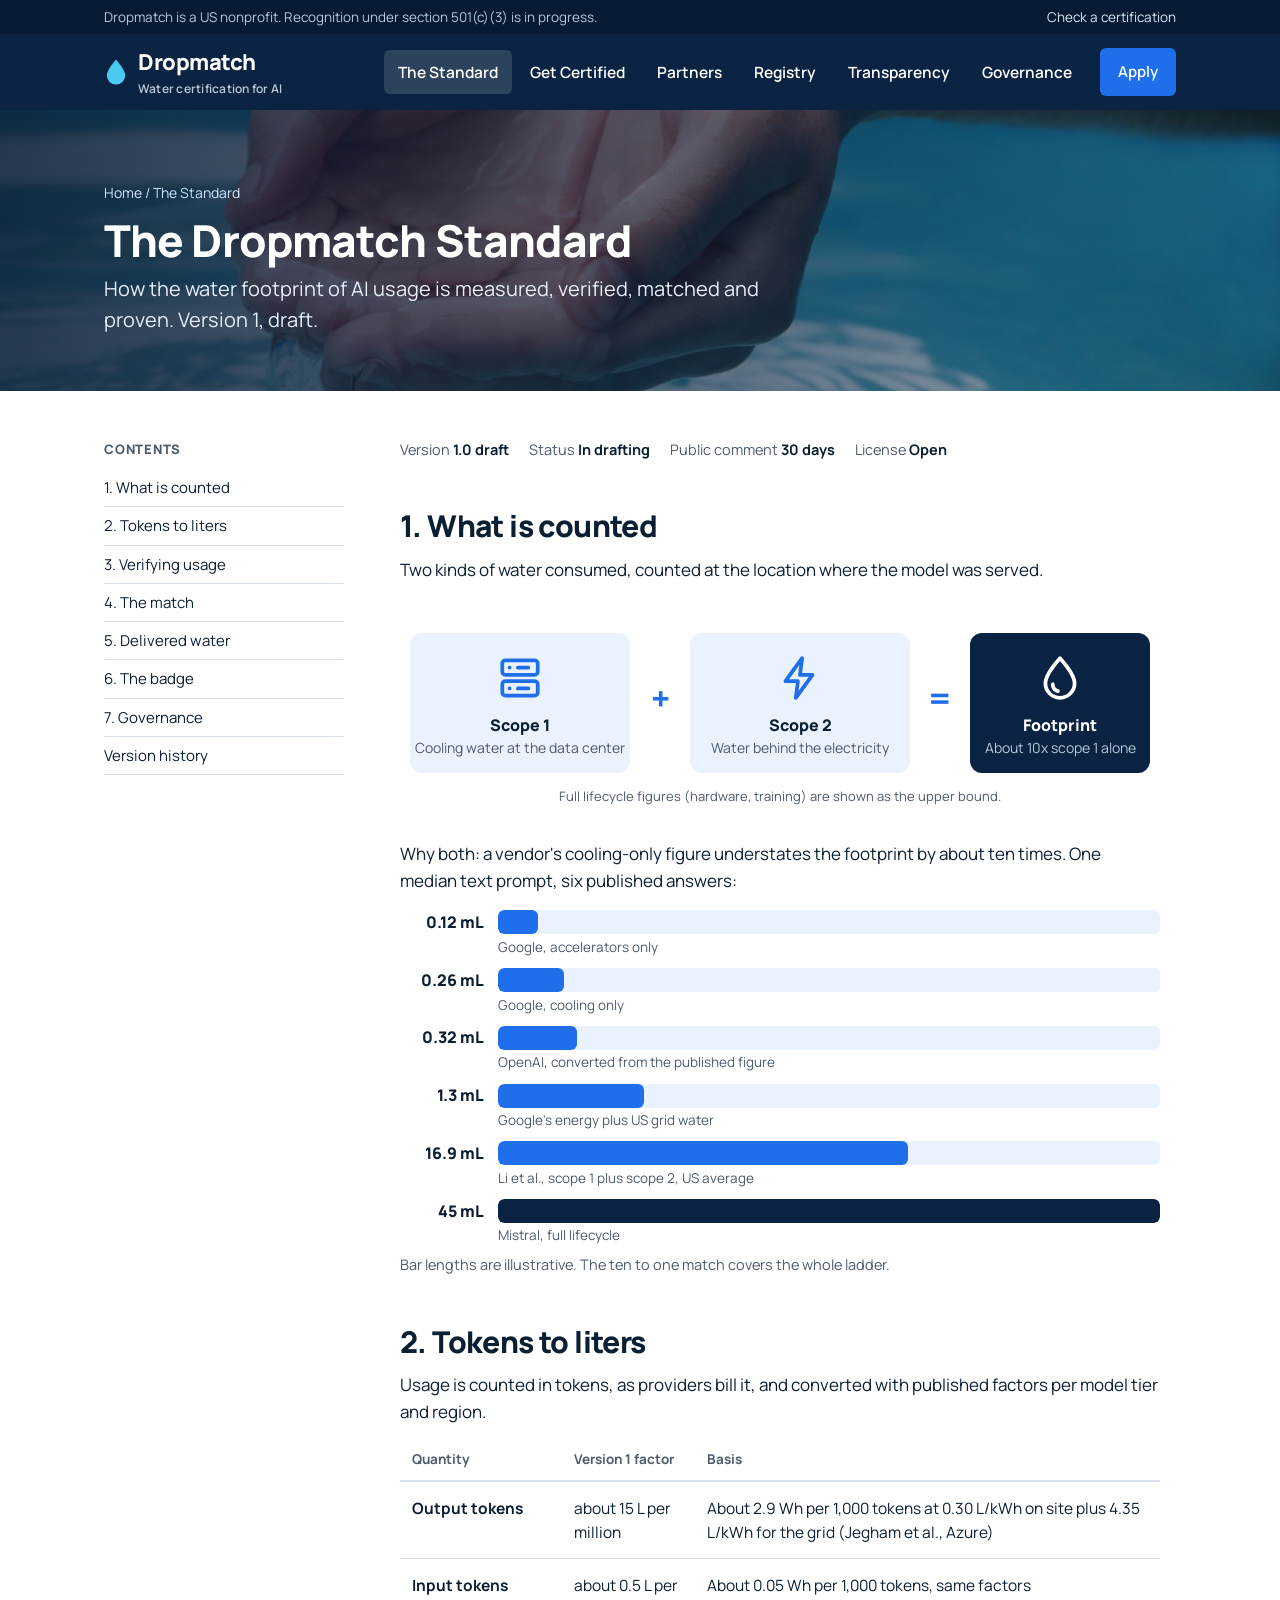
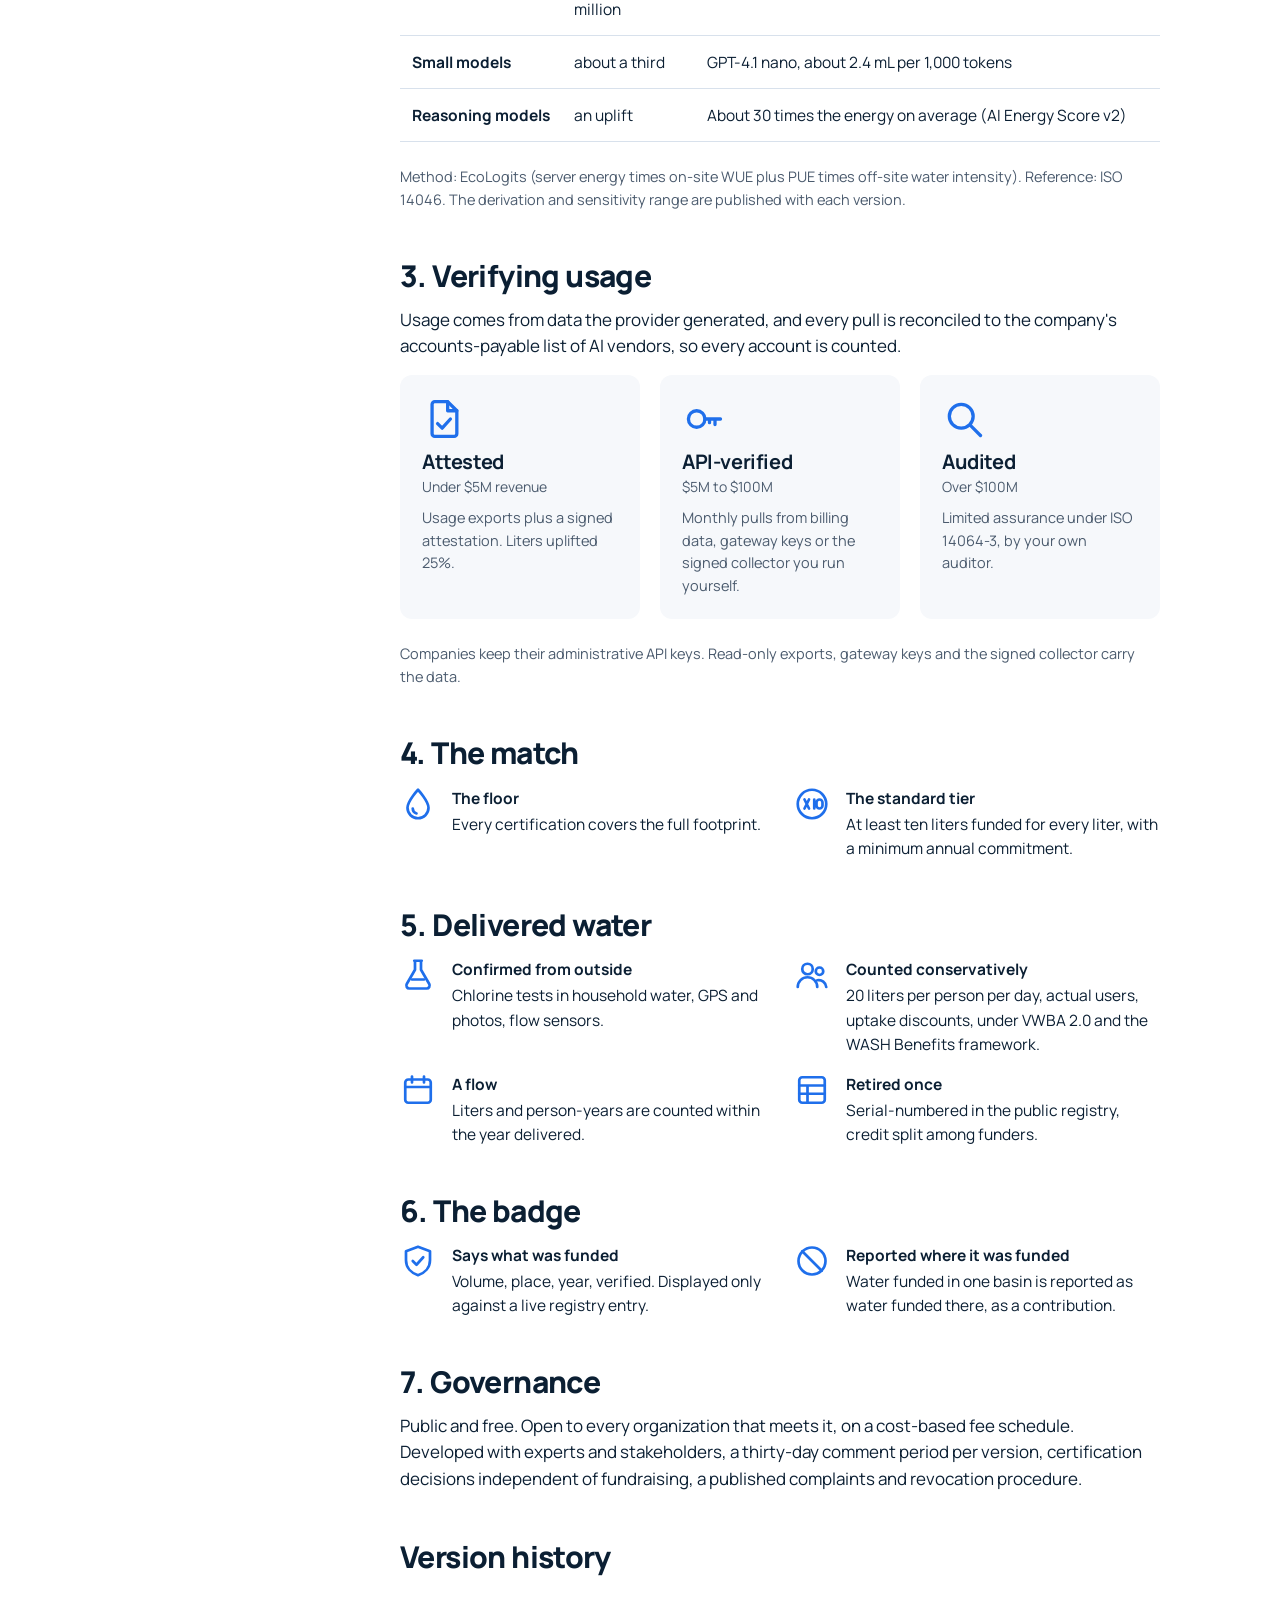
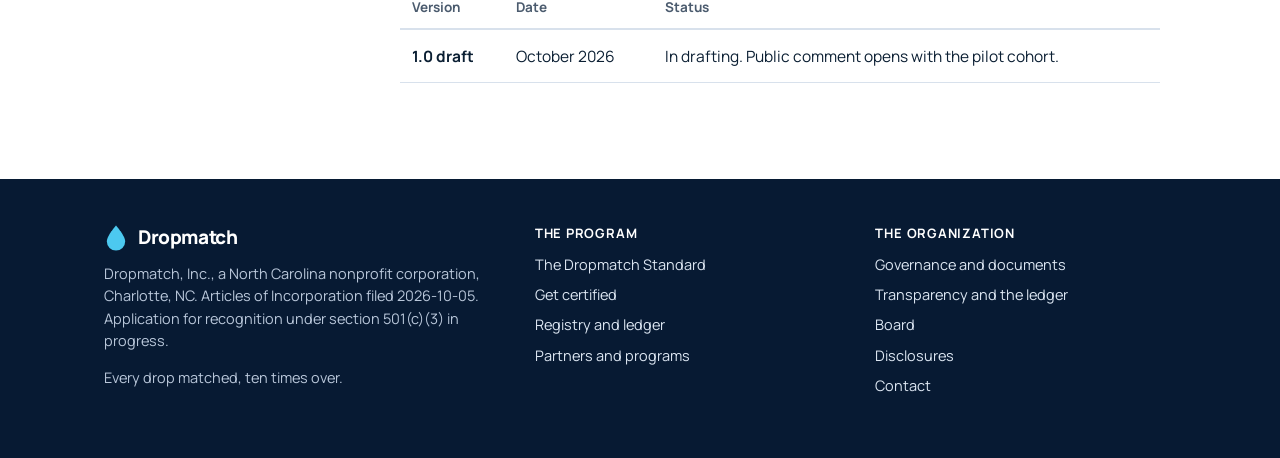
<file: standard.html>
<!doctype html>
<html lang="en">
<head>
<meta charset="utf-8">
<meta name="viewport" content="width=device-width, initial-scale=1">
<title>The Dropmatch Standard</title>
<meta name="description" content="How the water footprint of AI usage is measured, verified, matched and proven. The Dropmatch Standard, version 1.">
<link rel="canonical" href="https://dropmatch.org/standard">
<meta property="og:title" content="The Dropmatch Standard">
<meta property="og:description" content="How the water footprint of AI usage is measured, verified, matched and proven. The Dropmatch Standard, version 1.">
<meta property="og:type" content="website">
<meta property="og:url" content="https://dropmatch.org/standard">
<meta property="og:image" content="https://dropmatch.org/assets/hero-laughing.jpg">
<link rel="icon" href="/favicon.svg" type="image/svg+xml">
<style>
/* Self-hosted fonts, latin subset, from Google Fonts (OFL). */
@font-face { font-family: "IBM Plex Mono"; font-style: normal; font-weight: 400; font-display: swap; src: url("/fonts/IBMPlexMono-400.woff2") format("woff2"); unicode-range: U+0000-00FF, U+0131, U+0152-0153, U+02BB-02BC, U+02C6, U+02DA, U+02DC, U+0304, U+0308, U+0329, U+2000-206F, U+20AC, U+2122, U+2191, U+2193, U+2212, U+2215, U+FEFF, U+FFFD; }
@font-face { font-family: "IBM Plex Mono"; font-style: normal; font-weight: 600; font-display: swap; src: url("/fonts/IBMPlexMono-600.woff2") format("woff2"); unicode-range: U+0000-00FF, U+0131, U+0152-0153, U+02BB-02BC, U+02C6, U+02DA, U+02DC, U+0304, U+0308, U+0329, U+2000-206F, U+20AC, U+2122, U+2191, U+2193, U+2212, U+2215, U+FEFF, U+FFFD; }
@font-face { font-family: "Manrope"; font-style: normal; font-weight: 400; font-display: swap; src: url("/fonts/Manrope-400.woff2") format("woff2"); unicode-range: U+0000-00FF, U+0131, U+0152-0153, U+02BB-02BC, U+02C6, U+02DA, U+02DC, U+0304, U+0308, U+0329, U+2000-206F, U+20AC, U+2122, U+2191, U+2193, U+2212, U+2215, U+FEFF, U+FFFD; }
@font-face { font-family: "Manrope"; font-style: normal; font-weight: 600; font-display: swap; src: url("/fonts/Manrope-600.woff2") format("woff2"); unicode-range: U+0000-00FF, U+0131, U+0152-0153, U+02BB-02BC, U+02C6, U+02DA, U+02DC, U+0304, U+0308, U+0329, U+2000-206F, U+20AC, U+2122, U+2191, U+2193, U+2212, U+2215, U+FEFF, U+FFFD; }
@font-face { font-family: "Manrope"; font-style: normal; font-weight: 700; font-display: swap; src: url("/fonts/Manrope-700.woff2") format("woff2"); unicode-range: U+0000-00FF, U+0131, U+0152-0153, U+02BB-02BC, U+02C6, U+02DA, U+02DC, U+0304, U+0308, U+0329, U+2000-206F, U+20AC, U+2122, U+2191, U+2193, U+2212, U+2215, U+FEFF, U+FFFD; }
@font-face { font-family: "Manrope"; font-style: normal; font-weight: 800; font-display: swap; src: url("/fonts/Manrope-800.woff2") format("woff2"); unicode-range: U+0000-00FF, U+0131, U+0152-0153, U+02BB-02BC, U+02C6, U+02DA, U+02DC, U+0304, U+0308, U+0329, U+2000-206F, U+20AC, U+2122, U+2191, U+2193, U+2212, U+2215, U+FEFF, U+FFFD; }

:root { --navy: #0A2342; --navy-deep: #071A33; --blue: #1F6FEB; --blue-dark: #1757B8; --blue-pale: #EAF2FF; --green: #15803D; --green-pale: #E8F7EE; --ink: #0B1F33; --muted: #4B5B6E; --line: #D8E1EC; --white: #FFFFFF; --paper: #F6F8FB; }
* { box-sizing: border-box; }
html { scroll-behavior: smooth; }
body { margin: 0; background: var(--white); color: var(--ink); font-variant-ligatures: none; font-family: "Manrope", system-ui, sans-serif; font-size: 17px; line-height: 1.55; -webkit-font-smoothing: antialiased; }
a { color: var(--blue); text-decoration: none; }
a:hover { color: var(--blue-dark); text-decoration: underline; }
.mono { font-family: "IBM Plex Mono", ui-monospace, Consolas, monospace; }
.wrap { max-width: 1120px; margin: 0 auto; padding: 0 24px; }
h1, h2, h3 { margin: 0 0 14px; line-height: 1.12; letter-spacing: -0.02em; }
h1 { font-size: 44px; font-weight: 800; }
h2 { font-size: 30px; font-weight: 800; margin-top: 48px; }
h3 { font-size: 21px; font-weight: 700; margin-top: 32px; }
p { margin: 0 0 14px; }
.lede { font-size: 20px; color: var(--muted); max-width: 720px; }
.muted { color: var(--muted); }
.small { font-size: 14.5px; color: var(--muted); }
.btn { display: inline-block; padding: 13px 22px; border-radius: 8px; font-weight: 700; font-size: 16px; border: 2px solid transparent; }
.btn:hover { text-decoration: none; }
.btn-primary { background: var(--blue); color: var(--white); }
.btn-primary:hover { background: var(--blue-dark); color: var(--white); }
.btn-ghost { background: var(--white); color: var(--navy); border-color: var(--line); }
.btn-ghost:hover { border-color: var(--navy); color: var(--navy); }
.verified { color: var(--green); font-weight: 700; }

/* top bar and nav */
.topbar { background: var(--navy-deep); color: #B9C7DA; font-size: 13.5px; }
.topbar .wrap { display: flex; justify-content: space-between; align-items: center; height: 34px; }
.topbar a { color: #DCE6F2; }
nav.main { background: var(--navy); color: var(--white); }
nav.main .wrap { display: flex; align-items: center; justify-content: space-between; height: 76px; gap: 24px; }
.brand { display: flex; align-items: center; gap: 10px; font-weight: 800; font-size: 22px; letter-spacing: -0.02em; color: var(--white); }
.brand:hover { text-decoration: none; color: var(--white); }
.brand svg { width: 24px; height: 28px; }
.brand small { display: block; font-size: 12px; font-weight: 600; letter-spacing: 0.02em; color: #B9C7DA; margin-top: 1px; }
.links { display: flex; gap: 4px; align-items: center; }
.links a { color: var(--white); font-weight: 600; font-size: 15.5px; padding: 10px 14px; border-radius: 6px; }
.links a:hover { background: rgba(255,255,255,.1); text-decoration: none; }
.links a.on { background: rgba(255,255,255,.14); }
.links .btn { margin-left: 10px; padding: 10px 16px; font-size: 15px; }

/* page header band */
.pagehead { background: var(--paper); border-bottom: 1px solid var(--line); padding: 44px 0 36px; }
.pagehead h1 { margin-bottom: 8px; }
.pagehead .lede { margin-bottom: 0; }
.crumb { font-size: 14px; color: var(--muted); margin-bottom: 12px; }
.crumb a { color: var(--muted); }
main { padding: 48px 0 72px; }

/* doc layout with contents rail */
.doc { display: grid; grid-template-columns: 240px 1fr; gap: 56px; align-items: start; }
.rail { position: sticky; top: 24px; font-size: 15px; }
.rail .title { font-weight: 800; font-size: 13px; letter-spacing: 0.06em; text-transform: uppercase; color: var(--muted); margin-bottom: 10px; }
.rail a { display: block; color: var(--ink); padding: 7px 0; border-bottom: 1px solid var(--line); }
.rail a:hover { color: var(--blue); text-decoration: none; }
.doc h2:first-child { margin-top: 0; }
.doc .body { max-width: 760px; }
.meta { font-size: 14.5px; color: var(--muted); display: flex; gap: 20px; flex-wrap: wrap; margin-bottom: 24px; }
.meta b { color: var(--ink); }

/* tables */
table { width: 100%; border-collapse: collapse; font-size: 15.5px; margin: 12px 0 24px; }
thead th { text-align: left; font-size: 13.5px; font-weight: 700; color: var(--muted); padding: 10px 12px; border-bottom: 2px solid var(--line); }
tbody td { padding: 14px 12px; border-bottom: 1px solid var(--line); vertical-align: top; }
td.k { font-weight: 700; white-space: nowrap; }

/* lists */
ul.plain { padding-left: 22px; margin: 0 0 16px; }
ul.plain li { margin-bottom: 8px; }
ol.steps { padding-left: 0; list-style: none; counter-reset: s; margin: 0 0 24px; }
ol.steps li { counter-increment: s; display: grid; grid-template-columns: 56px 1fr; gap: 16px; padding: 20px 0; border-bottom: 1px solid var(--line); }
ol.steps li::before { content: counter(s); font-weight: 800; font-size: 28px; color: var(--blue); line-height: 1; }
ol.steps b { display: block; font-size: 18px; margin-bottom: 4px; }

/* search */
.search { display: flex; gap: 10px; max-width: 640px; }
.search input { flex: 1; font: inherit; font-size: 17px; padding: 14px 16px; border: 2px solid var(--line); border-radius: 8px; color: var(--ink); background: var(--white); }
.search input::placeholder { color: #8795A6; }
.search .btn { white-space: nowrap; }

/* badge */
.badge { background: var(--white); border: 2px solid var(--navy); border-radius: 16px; padding: 24px; max-width: 400px; }
.badge-top { display: flex; align-items: center; gap: 14px; }
.badge .drop { width: 44px; height: 52px; flex: none; }
.badge-name { font-weight: 800; font-size: 22px; letter-spacing: -0.02em; line-height: 1.1; }
.badge-tier { font-size: 14px; font-weight: 700; color: var(--blue); margin-top: 3px; }
.badge-claim { margin: 18px 0 12px; font-weight: 600; font-size: 16px; line-height: 1.4; background: var(--paper); padding: 14px; border-radius: 10px; }
.badge-id { font-size: 13px; color: var(--muted); margin: 0; }

/* home */
.front { padding: 64px 0 56px; }
.front-grid { display: grid; grid-template-columns: 1.2fr 0.8fr; gap: 56px; align-items: center; }
.front h1 { font-size: 46px; }
.front .search { margin-top: 24px; }
.front .caption { text-align: center; }
.doors { display: grid; grid-template-columns: repeat(4, 1fr); gap: 20px; }
.door { display: block; background: var(--white); border: 1px solid var(--line); border-top: 4px solid var(--blue); border-radius: 10px; padding: 24px 22px 22px; color: var(--ink); }
.door:hover { text-decoration: none; border-color: var(--blue); color: var(--ink); }
.door h3 { margin: 0 0 8px; font-size: 20px; }
.door p { margin: 0 0 10px; color: var(--muted); font-size: 15px; }
.door span { color: var(--blue); font-weight: 700; font-size: 15px; }
.status { background: var(--paper); border-top: 1px solid var(--line); border-bottom: 1px solid var(--line); padding: 28px 0; }
.status .wrap { display: grid; grid-template-columns: repeat(4, 1fr); gap: 32px; }
.status b { display: block; font-size: 13px; letter-spacing: 0.04em; text-transform: uppercase; color: var(--muted); margin-bottom: 4px; }
.status span { font-weight: 700; font-size: 16px; }
.doors-sec { padding: 48px 0 56px; }

/* registry */
.filters { display: flex; gap: 10px; flex-wrap: wrap; margin: 20px 0 12px; }
.filters a { font-weight: 700; font-size: 14.5px; padding: 8px 14px; border: 1.5px solid var(--line); border-radius: 6px; color: var(--ink); }
.filters a.on { background: var(--navy); border-color: var(--navy); color: var(--white); }
.filters a:hover { text-decoration: none; border-color: var(--navy); }
.note-box { background: var(--paper); border-radius: 10px; padding: 18px 22px; font-size: 15.5px; margin: 0 0 24px; }

/* governance */
.doclist { list-style: none; padding: 0; margin: 0 0 24px; }
.doclist li { display: grid; grid-template-columns: 1fr auto; gap: 16px; padding: 14px 0; border-bottom: 1px solid var(--line); align-items: baseline; }
.doclist .st { font-size: 14.5px; color: var(--muted); white-space: nowrap; }
.doclist .st.ok { color: var(--green); font-weight: 700; }

footer { background: var(--navy-deep); color: #B9C7DA; padding: 44px 0 52px; font-size: 14.5px; }
.foot-grid { display: grid; grid-template-columns: 1.3fr 1fr 1fr; gap: 40px; }
footer .brand { font-size: 19px; margin-bottom: 10px; }
footer a { color: #DCE6F2; display: block; margin-bottom: 8px; }
footer .col b { display: block; color: var(--white); margin-bottom: 10px; font-size: 13px; letter-spacing: 0.06em; text-transform: uppercase; }
footer p { max-width: 460px; }

@media (max-width: 820px) {
  body { font-size: 16px; }
  h1 { font-size: 32px; } h2 { font-size: 25px; } .front h1 { font-size: 34px; }
  .topbar { display: none; }
  .links a:not(.btn) { display: none; }
  .links .btn { margin-left: 0; }
  .front { padding: 44px 0 40px; }
  .front-grid, .doc, .foot-grid { grid-template-columns: 1fr; gap: 36px; }
  .rail { position: static; }
  .doors { grid-template-columns: 1fr; }
  .status .wrap { grid-template-columns: 1fr 1fr; gap: 20px; }
  .search { flex-direction: column; }
  .badge { max-width: none; }
  table.stack, table.stack thead, table.stack tbody, table.stack tr, table.stack td { display: block; }
  table.stack thead { display: none; }
  table.stack tr { padding: 10px 0; border-bottom: 1px solid var(--line); }
  table.stack td { padding: 6px 0; border: 0; }
  table.stack td::before { content: attr(data-label); display: block; font-size: 13px; font-weight: 700; color: var(--muted); }
  table.stack td.k { white-space: normal; font-size: 19px; }
  table.stack td.k::before { display: none; }
  .doclist li { grid-template-columns: 1fr; gap: 4px; }
}

/* v3 photo pieces */
.hero { position: relative; min-height: 640px; background-size: cover; background-position: center 35%; color: var(--white); display: flex; align-items: center; }
.hero::before { content: ""; position: absolute; inset: 0; background: linear-gradient(180deg, rgba(7,26,51,.35) 0%, rgba(7,26,51,.55) 60%, rgba(7,26,51,.75) 100%); }
.hero-inner { position: relative; text-align: center; padding-top: 72px; padding-bottom: 72px; max-width: 900px; }
.hero .kicker { font-size: 15px; font-weight: 700; letter-spacing: 0.08em; text-transform: uppercase; color: #CFE3FF; margin-bottom: 10px; }
.hero h1 { font-size: 72px; font-weight: 800; letter-spacing: -0.03em; margin-bottom: 8px; text-shadow: 0 2px 18px rgba(0,0,0,.35); }
.hero .tag { font-size: 28px; font-weight: 700; margin-bottom: 14px; text-shadow: 0 2px 14px rgba(0,0,0,.35); }
.hero .sub { font-size: 18px; max-width: 720px; margin: 0 auto 24px; color: #E6EEF8; }
.hero .btns { display: flex; gap: 12px; justify-content: center; flex-wrap: wrap; }
.btn-light { background: var(--white); color: var(--navy); }
.btn-light:hover { background: #EAF2FF; color: var(--navy); }
.checkbar { background: var(--paper); border-bottom: 1px solid var(--line); padding: 28px 0; }
.checkbar-grid { display: grid; grid-template-columns: 1fr 1fr; gap: 32px; align-items: center; }
.checkbar b { display: block; font-size: 20px; margin-bottom: 4px; }
.checkbar span { color: var(--muted); font-size: 15px; }
.checkbar .search { max-width: none; }
.about { padding: 64px 0 24px; }
.about-grid { display: grid; grid-template-columns: 0.8fr 1.2fr; gap: 48px; align-items: center; }
.about img { width: 100%; height: 420px; object-fit: cover; border-radius: 12px; display: block; }
.about h2 { margin-top: 0; }
.band { position: relative; background-size: cover; background-position: center 60%; color: var(--white); padding: 96px 0; }
.band::before { content: ""; position: absolute; inset: 0; background: linear-gradient(90deg, rgba(10,35,66,.88) 0%, rgba(10,35,66,.55) 60%, rgba(10,35,66,.25) 100%); }
.band-inner { position: relative; }
.band-inner h2, .band-inner p { max-width: 600px; }
.band h2 { margin-top: 0; font-size: 34px; }
.band p { color: #DCE6F2; font-size: 17px; margin-bottom: 22px; }
.news { padding: 56px 0 72px; }
.news h2 { margin-top: 0; }
.news-grid { display: grid; grid-template-columns: repeat(3, 1fr); gap: 32px; }
.news article { border-top: 3px solid var(--navy); padding-top: 16px; }
.news time { font-size: 13.5px; font-weight: 700; color: var(--muted); letter-spacing: 0.04em; text-transform: uppercase; }
.news h3 { margin: 6px 0 8px; font-size: 20px; }
.news p { color: var(--muted); font-size: 15.5px; margin: 0; }
.pagehead.photo { position: relative; background-size: cover; background-position: center 40%; color: var(--white); padding: 72px 0 56px; border-bottom: 0; }
.pagehead.photo::before { content: ""; position: absolute; inset: 0; background: linear-gradient(90deg, rgba(7,26,51,.85) 0%, rgba(7,26,51,.6) 55%, rgba(7,26,51,.3) 100%); }
.pagehead.photo .wrap { position: relative; }
.pagehead.photo .crumb, .pagehead.photo .crumb a { color: #CFE3FF; }
.pagehead.photo .lede { color: #E6EEF8; }
.ledger-row { display: grid; grid-template-columns: repeat(4, 1fr); gap: 24px; margin: 8px 0 24px; }
.ledger-row b { display: block; font-size: 40px; font-weight: 800; letter-spacing: -0.03em; line-height: 1; color: var(--green); margin-bottom: 6px; }
.ledger-row span { font-size: 14.5px; color: var(--muted); }
main > .wrap > h2 { margin-top: 40px; }
@media (max-width: 820px) {
  .hero { min-height: 540px; }
  .hero h1 { font-size: 48px; } .hero .tag { font-size: 22px; }
  .checkbar-grid, .about-grid, .news-grid { grid-template-columns: 1fr; gap: 24px; }
  .about img { height: 280px; }
  .band { padding: 64px 0; } .band h2 { font-size: 27px; }
  .ledger-row { grid-template-columns: 1fr 1fr; }
  .ledger-row b { font-size: 32px; }
}

/* v4 graphics */
.ic { width: 44px; height: 44px; stroke: var(--blue); fill: none; stroke-width: 1.8; stroke-linecap: round; stroke-linejoin: round; display: block; }
.ic.big { width: 56px; height: 56px; }
.ic.white { stroke: var(--white); }
.whatwedo { padding: 56px 0 24px; }
.whatwedo h2 { margin-top: 0; }
.whatwedo .lede { margin-bottom: 28px; }
.flow { display: grid; grid-template-columns: 1fr 32px 1fr 32px 1fr 32px 1fr 32px 1fr; gap: 8px; align-items: start; margin: 8px 0 8px; }
.flow .node { text-align: center; background: var(--paper); border-radius: 12px; padding: 22px 14px 18px; }
.flow .node .ic { margin: 0 auto 10px; }
.flow .node b { display: block; font-size: 17px; margin-bottom: 4px; }
.flow .node span { font-size: 14px; color: var(--muted); display: block; line-height: 1.4; }
.flow .arrow { align-self: center; height: 100%; display: flex; align-items: center; justify-content: center; padding-top: 48px; }
.flow .arrow svg { width: 24px; height: 24px; stroke: var(--line); stroke-width: 2.5; fill: none; stroke-linecap: round; stroke-linejoin: round; }
.parts { display: grid; grid-template-columns: repeat(3, 1fr); gap: 32px; padding: 32px 0 56px; }
.part .ic { margin-bottom: 12px; }
.part h3 { margin: 0 0 6px; font-size: 22px; }
.part p { color: var(--muted); font-size: 15.5px; margin: 0; }
.diagram { margin: 20px 0 28px; }
.diagram svg { width: 100%; height: auto; display: block; }
.ladder { list-style: none; padding: 0; margin: 16px 0 8px; display: grid; gap: 10px; }
.ladder li { display: grid; grid-template-columns: 84px 1fr; grid-template-rows: auto auto; column-gap: 14px; align-items: center; }
.ladder .val { font-weight: 800; font-size: 16px; text-align: right; grid-row: 1; }
.ladder .bar { height: 24px; border-radius: 6px; background: var(--blue-pale); overflow: hidden; display: block; grid-row: 1; }
.ladder .bar i { display: block; height: 100%; background: var(--blue); border-radius: 6px; }
.ladder li.top .bar i { background: var(--navy); }
.ladder .src { grid-column: 2; grid-row: 2; font-size: 13.5px; color: var(--muted); margin-top: 2px; }
ol.steps.icons li { grid-template-columns: 56px 1fr; }
ol.steps.icons li::before { content: none; }
ol.steps.icons .ic { width: 40px; height: 40px; margin-top: 2px; }
.rules { display: grid; grid-template-columns: 1fr 1fr; gap: 16px 28px; margin: 16px 0 24px; }
.rule { display: grid; grid-template-columns: 40px 1fr; gap: 12px; align-items: start; font-size: 15.5px; }
.rule .ic { width: 36px; height: 36px; }
.rule b { display: block; margin-bottom: 2px; }
.tiers3 { display: grid; grid-template-columns: repeat(3, 1fr); gap: 20px; margin: 16px 0 24px; }
.tier { background: var(--paper); border-radius: 12px; padding: 22px; }
.tier .ic { margin-bottom: 10px; }
.tier h3 { margin: 0 0 2px; font-size: 20px; }
.tier .who { color: var(--muted); font-size: 14px; margin-bottom: 10px; }
.tier .fee { font-size: 26px; font-weight: 800; letter-spacing: -0.02em; margin: 0; }
.tier .fee span { display: block; font-size: 13.5px; font-weight: 600; color: var(--muted); letter-spacing: 0; }
.tier p { font-size: 14.5px; color: var(--muted); margin: 8px 0 0; }
@media (max-width: 820px) {
  .flow { grid-template-columns: 1fr; }
  .flow .arrow { padding: 0; transform: rotate(90deg); height: 28px; }
  .parts, .tiers3, .rules { grid-template-columns: 1fr; }
}

/* v5 partners */
.partners-strip { padding: 56px 0 48px; background: var(--paper); border-top: 1px solid var(--line); }
.partners-strip h2 { margin-top: 0; }
.pgrid { display: grid; grid-template-columns: repeat(3, 1fr); gap: 20px; margin: 28px 0 18px; }
.porg { background: var(--white); border: 1px solid var(--line); border-radius: 12px; padding: 24px; }
.porg .ic { margin-bottom: 10px; }
.porg h3 { margin: 0 0 8px; font-size: 20px; }
.porg p { color: var(--muted); font-size: 15px; margin: 0 0 12px; }
.porg span { font-size: 13.5px; font-weight: 700; color: var(--navy); }
@media (max-width: 820px) { .pgrid { grid-template-columns: 1fr; } }

/* v6 transparency */
.transparency-strip { padding: 56px 0 40px; background: var(--white); }
.transparency-strip h2 { margin-top: 0; }
.std-table td.k { white-space: normal; width: 26%; }
.std-table td:nth-child(2) { width: 44%; }
.rule b a, .porg h3 a, td.k a { color: var(--ink); }
.rule b a:hover, .porg h3 a:hover, td.k a:hover { color: var(--blue); }

/* tablet band: the seven-link nav between phone and desktop */
.links a { white-space: nowrap; }
.brand span { white-space: nowrap; }
@media (max-width: 1000px) and (min-width: 821px) {
  .links { gap: 0; }
  .links a { font-size: 14px; padding: 9px 8px; }
  .links .btn { margin-left: 4px; padding: 9px 12px; font-size: 14px; }
  .brand { font-size: 19px; }
  .brand small { display: none; }
  .wrap { padding: 0 20px; }
}
@media (max-width: 900px) and (min-width: 821px) {
  .topbar span { display: none; }
  .links a:not(.btn) { font-size: 13.5px; padding: 8px 6px; }
}
.tscroll { overflow-x: auto; -webkit-overflow-scrolling: touch; margin: 12px 0 24px; }
.tscroll table { margin: 0; min-width: 560px; }
.diagram svg { max-width: 100%; }
.doc .body { min-width: 0; }
.doc { min-width: 0; }
.tscroll table { min-width: 0; width: 100%; }

</style>
</head>
<body>
<svg width="0" height="0" style="position:absolute" aria-hidden="true">
  <symbol id="i-chip" viewBox="0 0 24 24"><rect x="6" y="6" width="12" height="12" rx="2"/><rect x="9.5" y="9.5" width="5" height="5" rx="1"/><path d="M9 2v4M15 2v4M9 18v4M15 18v4M2 9h4M2 15h4M18 9h4M18 15h4"/></symbol>
  <symbol id="i-drop" viewBox="0 0 24 24"><path d="M12 2.5S5 10 5 14.5a7 7 0 0 0 14 0C19 10 12 2.5 12 2.5z"/><path d="M8.5 15a3.5 3.5 0 0 0 2.5 3.3"/></symbol>
  <symbol id="i-x10" viewBox="0 0 24 24"><circle cx="12" cy="12" r="9.5"/><path d="M7 9l3 6M10 9l-3 6"/><path d="M13.5 9v6M17 9a2 2 0 0 1 2 2v2a2 2 0 0 1-4 0v-2a2 2 0 0 1 2-2z"/></symbol>
  <symbol id="i-tap" viewBox="0 0 24 24"><path d="M4 9h9a4 4 0 0 1 4 4v1"/><path d="M4 9V6M2 6h4"/><path d="M13 5v4M11 5h4"/><path d="M15 14h4v3h-4z"/><path d="M17 17s-2 3-2 4.2a2 2 0 0 0 4 0C19 20 17 17 17 17z"/></symbol>
  <symbol id="i-check-doc" viewBox="0 0 24 24"><path d="M7 2.5h7l5 5V20a1.5 1.5 0 0 1-1.5 1.5h-10.5A1.5 1.5 0 0 1 5.5 20V4A1.5 1.5 0 0 1 7 2.5z"/><path d="M14 2.5v5h5"/><path d="M8.5 14.5l2.5 2.5 4.5-5"/></symbol>
  <symbol id="i-search" viewBox="0 0 24 24"><circle cx="10.5" cy="10.5" r="6.5"/><path d="M15.5 15.5L21 21"/></symbol>
  <symbol id="i-ledger" viewBox="0 0 24 24"><rect x="3.5" y="3.5" width="17" height="17" rx="2"/><path d="M3.5 9h17M3.5 14.5h17M9 9v11.5"/></symbol>
  <symbol id="i-shield" viewBox="0 0 24 24"><path d="M12 2.5l8 3v6c0 5-3.5 8.5-8 10-4.5-1.5-8-5-8-10v-6l8-3z"/><path d="M8.5 12l2.5 2.5 4.5-5"/></symbol>
  <symbol id="i-server" viewBox="0 0 24 24"><rect x="3.5" y="3.5" width="17" height="7" rx="1.5"/><rect x="3.5" y="13.5" width="17" height="7" rx="1.5"/><path d="M7 7h.01M7 17h.01M11 7h5M11 17h5"/></symbol>
  <symbol id="i-bolt" viewBox="0 0 24 24"><path d="M13 2.5L5 13.5h6l-1 8 8-11h-6l1-8z"/></symbol>
  <symbol id="i-people" viewBox="0 0 24 24"><circle cx="9" cy="8" r="3.5"/><path d="M2.5 20a6.5 6.5 0 0 1 13 0"/><circle cx="17" cy="9.5" r="2.5"/><path d="M15.5 15.5a5 5 0 0 1 6 4.5"/></symbol>
  <symbol id="i-plug" viewBox="0 0 24 24"><path d="M8 3v5M16 3v5"/><path d="M5 8h14v3a7 7 0 0 1-14 0V8z"/><path d="M12 18v3.5"/></symbol>
  <symbol id="i-scale" viewBox="0 0 24 24"><path d="M12 3v18M5 21h14"/><path d="M4 7h16"/><path d="M6.5 7l-3.5 7a3.5 3.5 0 0 0 7 0l-3.5-7zM17.5 7l-3.5 7a3.5 3.5 0 0 0 7 0l-3.5-7z"/></symbol>
  <symbol id="i-flask" viewBox="0 0 24 24"><path d="M9.5 2.5h5M10 2.5v6l-5.5 9.5A2 2 0 0 0 6.2 21h11.6a2 2 0 0 0 1.7-3L14 8.5v-6"/><path d="M8 15h8"/></symbol>
  <symbol id="i-pin" viewBox="0 0 24 24"><path d="M12 21.5s-6.5-6-6.5-11a6.5 6.5 0 0 1 13 0c0 5-6.5 11-6.5 11z"/><circle cx="12" cy="10.5" r="2.5"/></symbol>
  <symbol id="i-calendar" viewBox="0 0 24 24"><rect x="3.5" y="5" width="17" height="15.5" rx="2"/><path d="M3.5 10h17M8 3v4M16 3v4"/></symbol>
  <symbol id="i-ban" viewBox="0 0 24 24"><circle cx="12" cy="12" r="9"/><path d="M5.5 5.5l13 13"/></symbol>
  <symbol id="i-arrow" viewBox="0 0 24 24"><path d="M4 12h15M13 6l6 6-6 6"/></symbol>
  <symbol id="i-key" viewBox="0 0 24 24"><circle cx="8" cy="12" r="4.5"/><path d="M12.5 12H21M18 12v3M15 12v2"/></symbol>
  <symbol id="i-send" viewBox="0 0 24 24"><path d="M21 3L3 10.5l7.5 3 3 7.5L21 3z"/><path d="M10.5 13.5L21 3"/></symbol>
</svg>


<div class="topbar"><div class="wrap"><span>Dropmatch is a US nonprofit. Recognition under section 501(c)(3) is in progress.</span><a href="/registry">Check a certification</a></div></div>
<nav class="main" aria-label="Main"><div class="wrap">
  <a class="brand" href="/"><svg viewBox="0 0 22 26" aria-hidden="true"><path d="M11 1.5C11 1.5 2.5 11 2.5 16.2a8.5 8.5 0 0 0 17 0C19.5 11 11 1.5 11 1.5z" fill="#4CC9F0"/></svg><span>Dropmatch<small>Water certification for AI</small></span></a>
  <div class="links">
    <a href="/standard" class="on" aria-current="page">The Standard</a>
    <a href="/get-certified">Get Certified</a>
    <a href="/partners">Partners</a>
    <a href="/registry">Registry</a>
    <a href="/transparency">Transparency</a>
    <a href="/governance">Governance</a>
    <a class="btn btn-primary" href="/get-certified">Apply</a>
  </div>
</div></nav>
<div class="pagehead photo" style="background-image: url('/assets/standard-hands.jpg')">
  <div class="wrap">
    <div class="crumb"><a href="/">Home</a> / The Standard</div>
    <h1>The Dropmatch Standard</h1>
    <p class="lede">How the water footprint of AI usage is measured, verified, matched and proven. Version 1, draft.</p>
  </div>
</div>
<main><div class="wrap doc">
  <aside class="rail">
    <div class="title">Contents</div>
    <a href="#scope">1. What is counted</a>
    <a href="#factors">2. Tokens to liters</a>
    <a href="#verification">3. Verifying usage</a>
    <a href="#match">4. The match</a>
    <a href="#delivery">5. Delivered water</a>
    <a href="#claims">6. The badge</a>
    <a href="#governance">7. Governance</a>
    <a href="#versions">Version history</a>
  </aside>
  <div class="body">
    <div class="meta"><span>Version <b>1.0 draft</b></span><span>Status <b>In drafting</b></span><span>Public comment <b>30 days</b></span><span>License <b>Open</b></span></div>

    <h2 id="scope">1. What is counted</h2>
    <p>Two kinds of water consumed, counted at the location where the model was served.</p>
    <div class="diagram">
      <svg viewBox="0 0 760 210" role="img" aria-label="Scope 1 cooling water plus scope 2 electricity water equals the footprint">
        <g font-family="Manrope, sans-serif" font-size="14" fill="#0B1F33">
          <rect x="10" y="30" width="220" height="140" rx="12" fill="#EAF2FF"/>
          <g transform="translate(95,50)" stroke="#1F6FEB" stroke-width="1.8" fill="none" stroke-linecap="round" stroke-linejoin="round"><use href="#i-server" width="50" height="50"/></g>
          <text x="120" y="128" text-anchor="middle" font-weight="800" font-size="16">Scope 1</text>
          <text x="120" y="150" text-anchor="middle" fill="#4B5B6E">Cooling water at the data center</text>
          <text x="260" y="108" text-anchor="middle" font-size="34" font-weight="800" fill="#1F6FEB">+</text>
          <rect x="290" y="30" width="220" height="140" rx="12" fill="#EAF2FF"/>
          <g transform="translate(375,50)" stroke="#1F6FEB" stroke-width="1.8" fill="none" stroke-linecap="round" stroke-linejoin="round"><use href="#i-bolt" width="50" height="50"/></g>
          <text x="400" y="128" text-anchor="middle" font-weight="800" font-size="16">Scope 2</text>
          <text x="400" y="150" text-anchor="middle" fill="#4B5B6E">Water behind the electricity</text>
          <text x="540" y="108" text-anchor="middle" font-size="34" font-weight="800" fill="#1F6FEB">=</text>
          <rect x="570" y="30" width="180" height="140" rx="12" fill="#0A2342"/>
          <g transform="translate(635,50)" stroke="#FFFFFF" stroke-width="1.8" fill="none" stroke-linecap="round" stroke-linejoin="round"><use href="#i-drop" width="50" height="50"/></g>
          <text x="660" y="128" text-anchor="middle" font-weight="800" font-size="16" fill="#FFFFFF">Footprint</text>
          <text x="660" y="150" text-anchor="middle" fill="#B9C7DA">About 10x scope 1 alone</text>
          <text x="380" y="198" text-anchor="middle" fill="#4B5B6E" font-size="13">Full lifecycle figures (hardware, training) are shown as the upper bound.</text>
        </g>
      </svg>
    </div>
    <p>Why both: a vendor's cooling-only figure understates the footprint by about ten times. One median text prompt, six published answers:</p>
    <ul class="ladder">
      <li><span class="val">0.12 mL</span><span class="bar"><i style="width:6%"></i></span><span class="src">Google, accelerators only</span></li>
      <li><span class="val">0.26 mL</span><span class="bar"><i style="width:10%"></i></span><span class="src">Google, cooling only</span></li>
      <li><span class="val">0.32 mL</span><span class="bar"><i style="width:12%"></i></span><span class="src">OpenAI, converted from the published figure</span></li>
      <li><span class="val">1.3 mL</span><span class="bar"><i style="width:22%"></i></span><span class="src">Google's energy plus US grid water</span></li>
      <li><span class="val">16.9 mL</span><span class="bar"><i style="width:62%"></i></span><span class="src">Li et al., scope 1 plus scope 2, US average</span></li>
      <li class="top"><span class="val">45 mL</span><span class="bar"><i style="width:100%"></i></span><span class="src">Mistral, full lifecycle</span></li>
    </ul>
    <p class="small">Bar lengths are illustrative. The ten to one match covers the whole ladder.</p>

    <h2 id="factors">2. Tokens to liters</h2>
    <p>Usage is counted in tokens, as providers bill it, and converted with published factors per model tier and region.</p>
    <div class="tscroll"><table>
      <thead><tr><th>Quantity</th><th>Version 1 factor</th><th>Basis</th></tr></thead>
      <tbody>
        <tr><td class="k">Output tokens</td><td>about 15 L per million</td><td>About 2.9 Wh per 1,000 tokens at 0.30 L/kWh on site plus 4.35 L/kWh for the grid (Jegham et al., Azure)</td></tr>
        <tr><td class="k">Input tokens</td><td>about 0.5 L per million</td><td>About 0.05 Wh per 1,000 tokens, same factors</td></tr>
        <tr><td class="k">Small models</td><td>about a third</td><td>GPT-4.1 nano, about 2.4 mL per 1,000 tokens</td></tr>
        <tr><td class="k">Reasoning models</td><td>an uplift</td><td>About 30 times the energy on average (AI Energy Score v2)</td></tr>
      </tbody>
    </table></div>
    <p class="small">Method: EcoLogits (server energy times on-site WUE plus PUE times off-site water intensity). Reference: ISO 14046. The derivation and sensitivity range are published with each version.</p>

    <h2 id="verification">3. Verifying usage</h2>
    <p>Usage comes from data the provider generated, and every pull is reconciled to the company's accounts-payable list of AI vendors, so every account is counted.</p>
    <div class="tiers3">
      <div class="tier"><svg class="ic"><use href="#i-check-doc"/></svg><h3>Attested</h3><div class="who">Under $5M revenue</div><p>Usage exports plus a signed attestation. Liters uplifted 25%.</p></div>
      <div class="tier"><svg class="ic"><use href="#i-key"/></svg><h3>API-verified</h3><div class="who">$5M to $100M</div><p>Monthly pulls from billing data, gateway keys or the signed collector you run yourself.</p></div>
      <div class="tier"><svg class="ic"><use href="#i-search"/></svg><h3>Audited</h3><div class="who">Over $100M</div><p>Limited assurance under ISO 14064-3, by your own auditor.</p></div>
    </div>
    <p class="small">Companies keep their administrative API keys. Read-only exports, gateway keys and the signed collector carry the data.</p>

    <h2 id="match">4. The match</h2>
    <div class="rules">
      <div class="rule"><svg class="ic"><use href="#i-drop"/></svg><div><b>The floor</b>Every certification covers the full footprint.</div></div>
      <div class="rule"><svg class="ic"><use href="#i-x10"/></svg><div><b>The standard tier</b>At least ten liters funded for every liter, with a minimum annual commitment.</div></div>
    </div>

    <h2 id="delivery">5. Delivered water</h2>
    <div class="rules">
      <div class="rule"><svg class="ic"><use href="#i-flask"/></svg><div><b>Confirmed from outside</b>Chlorine tests in household water, GPS and photos, flow sensors.</div></div>
      <div class="rule"><svg class="ic"><use href="#i-people"/></svg><div><b>Counted conservatively</b>20 liters per person per day, actual users, uptake discounts, under VWBA 2.0 and the WASH Benefits framework.</div></div>
      <div class="rule"><svg class="ic"><use href="#i-calendar"/></svg><div><b>A flow</b>Liters and person-years are counted within the year delivered.</div></div>
      <div class="rule"><svg class="ic"><use href="#i-ledger"/></svg><div><b>Retired once</b>Serial-numbered in the public registry, credit split among funders.</div></div>
    </div>

    <h2 id="claims">6. The badge</h2>
    <div class="rules">
      <div class="rule"><svg class="ic"><use href="#i-shield"/></svg><div><b>Says what was funded</b>Volume, place, year, verified. Displayed only against a live registry entry.</div></div>
      <div class="rule"><svg class="ic"><use href="#i-ban"/></svg><div><b>Reported where it was funded</b>Water funded in one basin is reported as water funded there, as a contribution.</div></div>
    </div>

    <h2 id="governance">7. Governance</h2>
    <p>Public and free. Open to every organization that meets it, on a cost-based fee schedule. Developed with experts and stakeholders, a thirty-day comment period per version, certification decisions independent of fundraising, a published complaints and revocation procedure.</p>

    <h2 id="versions">Version history</h2>
    <div class="tscroll"><table>
      <thead><tr><th>Version</th><th>Date</th><th>Status</th></tr></thead>
      <tbody><tr><td class="k">1.0 draft</td><td>October 2026</td><td>In drafting. Public comment opens with the pilot cohort.</td></tr></tbody>
    </table></div>
  </div>
</div></main>


<footer><div class="wrap foot-grid">
  <div><div class="brand"><svg viewBox="0 0 22 26" aria-hidden="true"><path d="M11 1.5C11 1.5 2.5 11 2.5 16.2a8.5 8.5 0 0 0 17 0C19.5 11 11 1.5 11 1.5z" fill="#4CC9F0"/></svg>Dropmatch</div><p>Dropmatch, Inc., a North Carolina nonprofit corporation, Charlotte, NC. Articles of Incorporation filed 2026-10-05. Application for recognition under section 501(c)(3) in progress.</p><p>Every drop matched, ten times over.</p></div>
  <div class="col"><b>The program</b><a href="/standard">The Dropmatch Standard</a><a href="/get-certified">Get certified</a><a href="/registry">Registry and ledger</a><a href="/partners">Partners and programs</a></div>
  <div class="col"><b>The organization</b><a href="/governance">Governance and documents</a><a href="/transparency">Transparency and the ledger</a><a href="/governance#board">Board</a><a href="/governance#disclosure">Disclosures</a><a href="mailto:hello@dropmatch.org">Contact</a></div>
</div></footer>
</body>
</html>
</file>
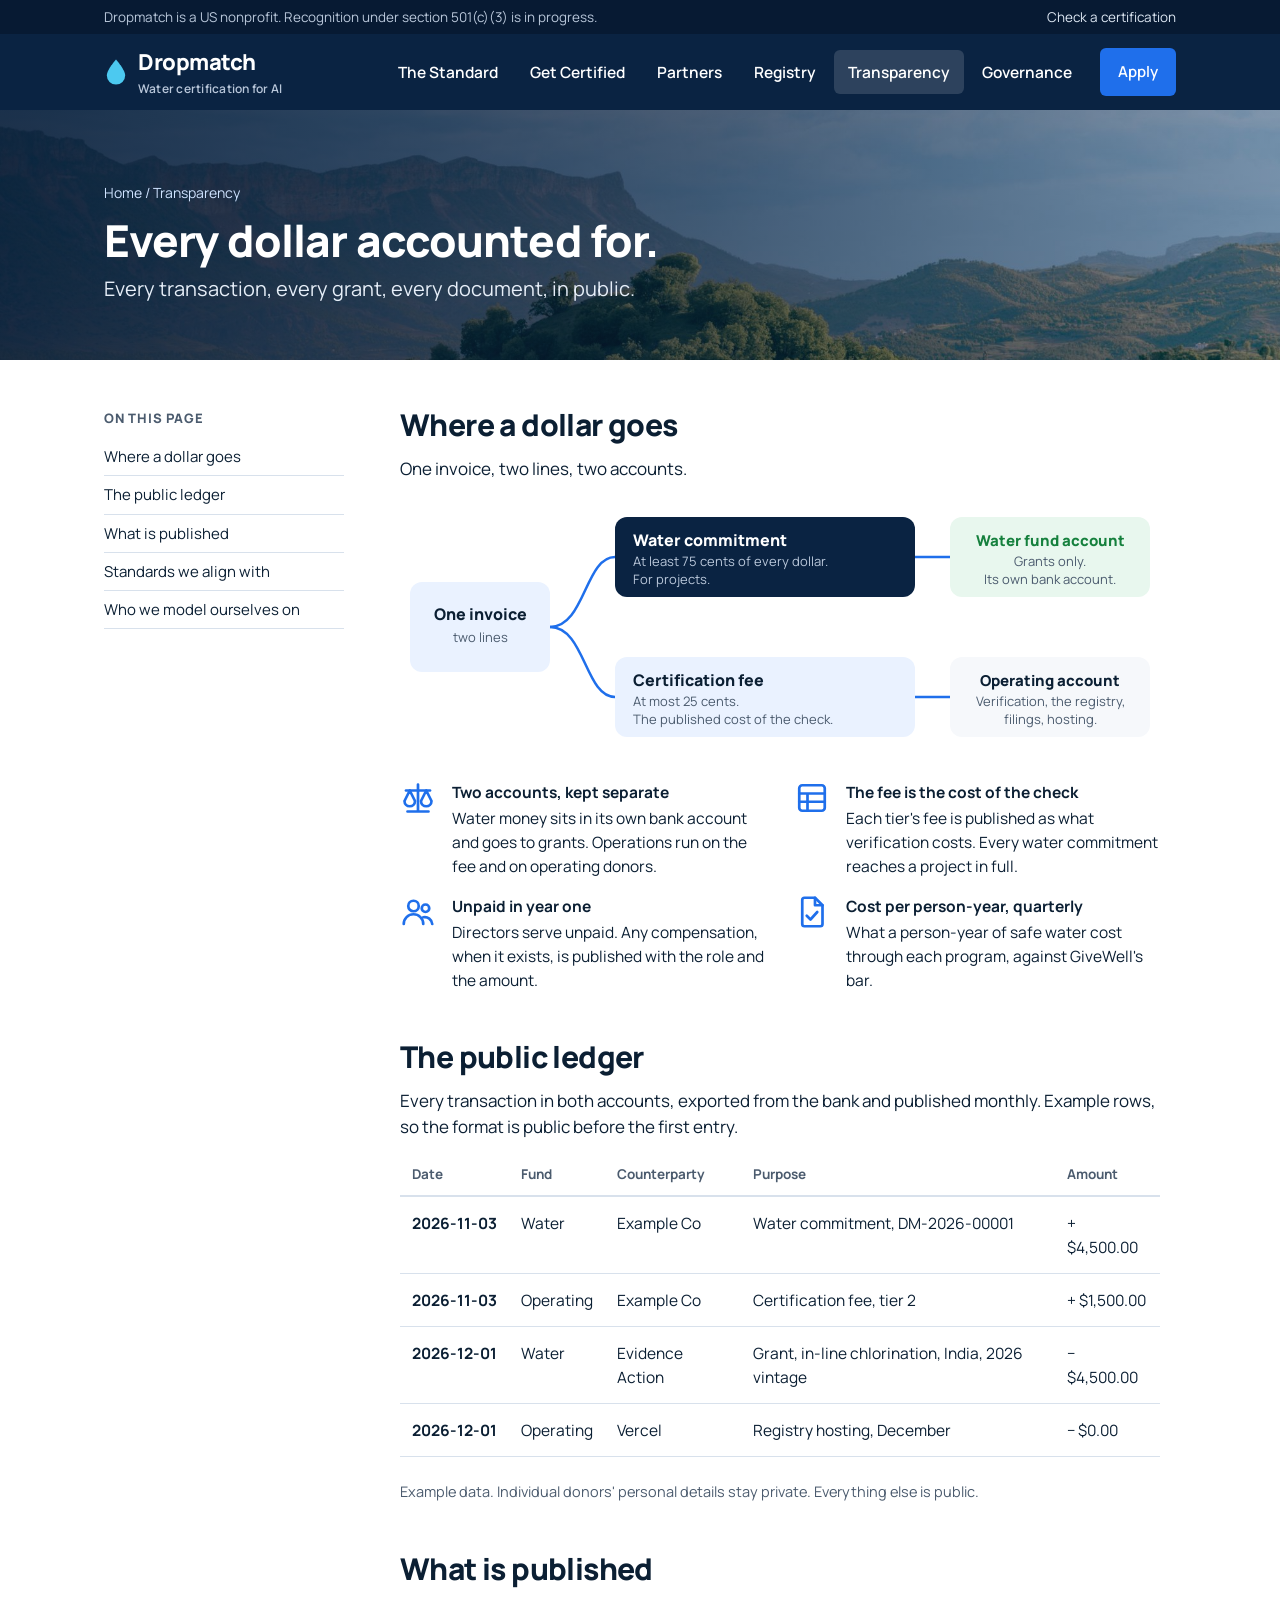
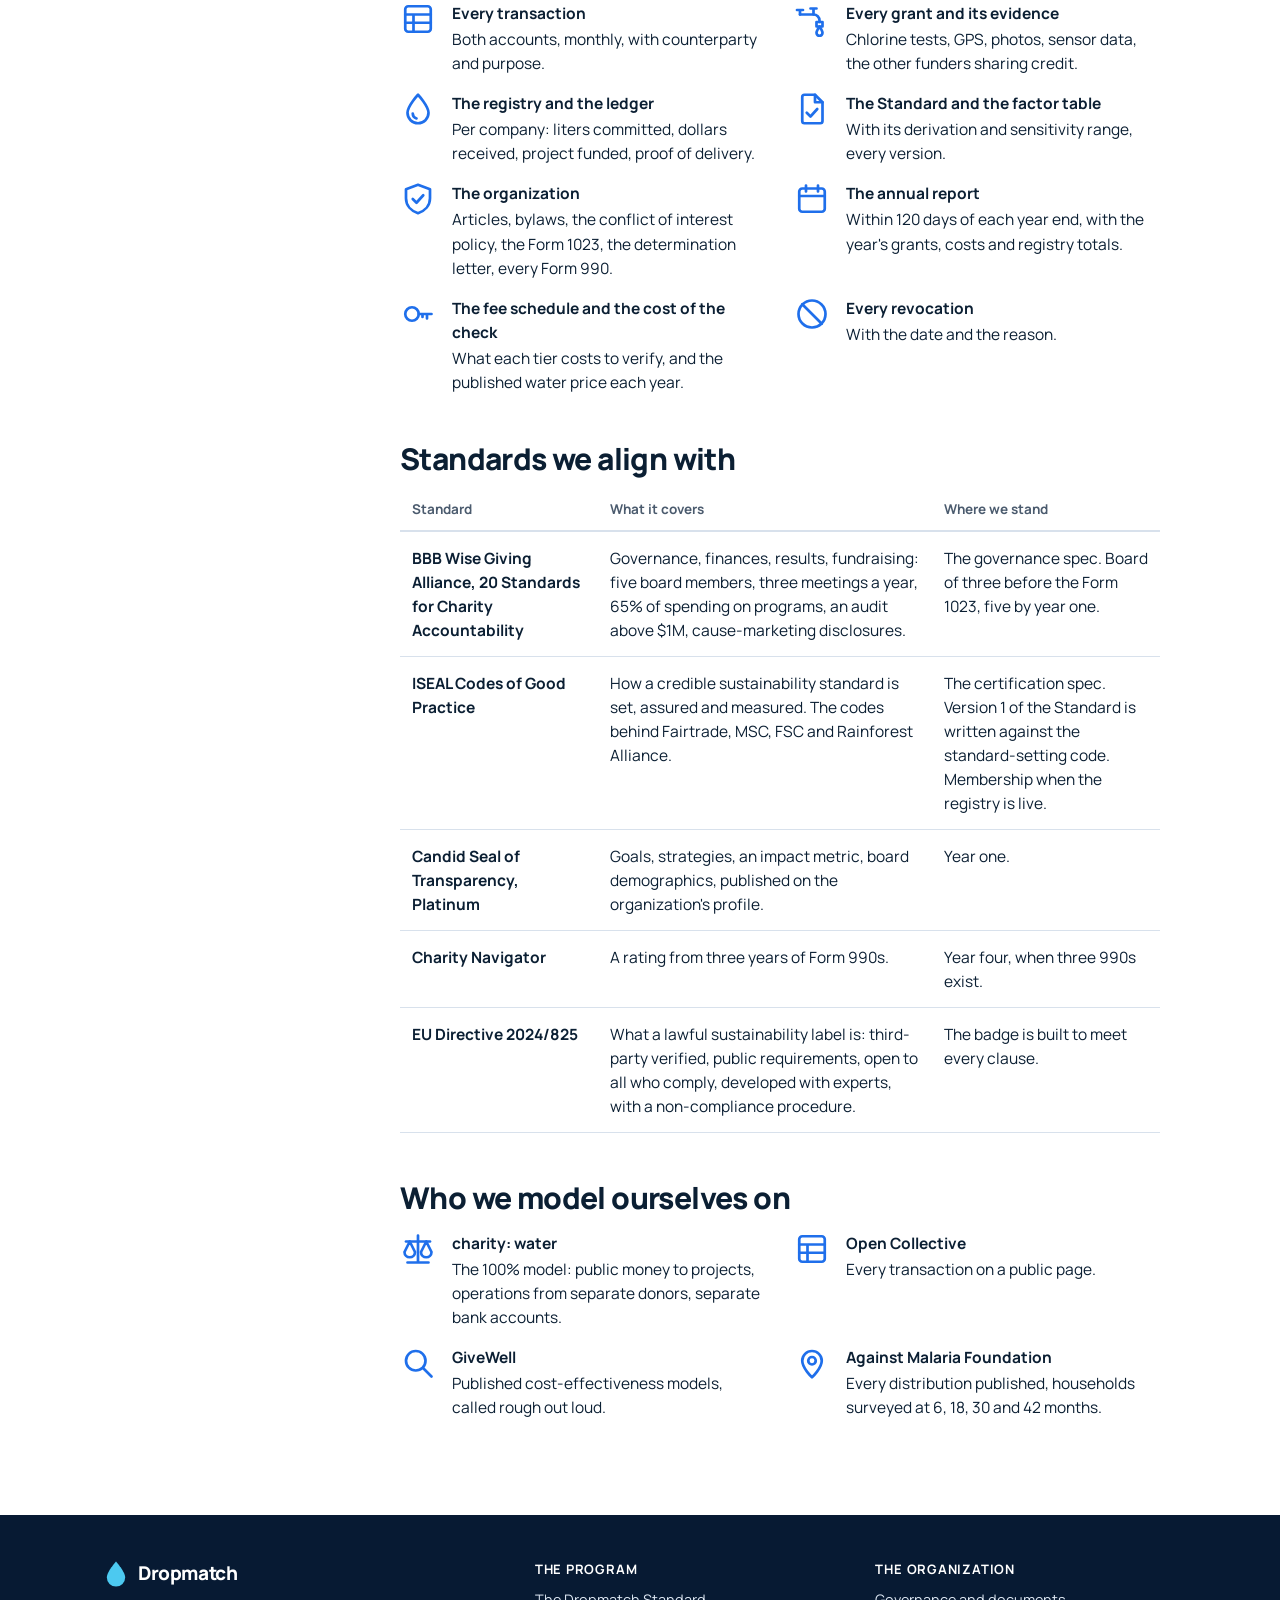
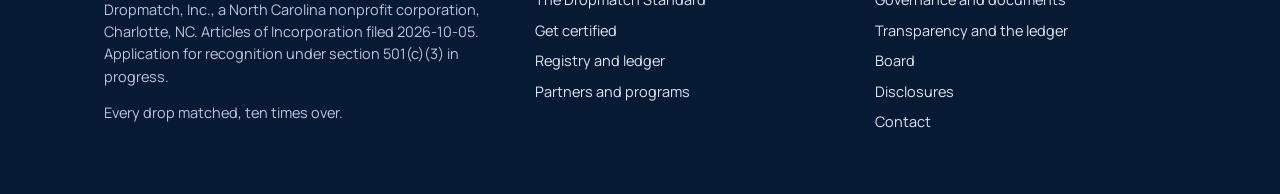
<file: transparency.html>
<!doctype html>
<html lang="en">
<head>
<meta charset="utf-8">
<meta name="viewport" content="width=device-width, initial-scale=1">
<title>Transparency</title>
<meta name="description" content="Every dollar accounted for: the public ledger, what is published, and the standards Dropmatch aligns with.">
<link rel="canonical" href="https://dropmatch.org/transparency">
<meta property="og:title" content="Transparency">
<meta property="og:description" content="Every dollar accounted for: the public ledger, what is published, and the standards Dropmatch aligns with.">
<meta property="og:type" content="website">
<meta property="og:url" content="https://dropmatch.org/transparency">
<meta property="og:image" content="https://dropmatch.org/assets/hero-laughing.jpg">
<link rel="icon" href="/favicon.svg" type="image/svg+xml">
<style>
/* Self-hosted fonts, latin subset, from Google Fonts (OFL). */
@font-face { font-family: "IBM Plex Mono"; font-style: normal; font-weight: 400; font-display: swap; src: url("/fonts/IBMPlexMono-400.woff2") format("woff2"); unicode-range: U+0000-00FF, U+0131, U+0152-0153, U+02BB-02BC, U+02C6, U+02DA, U+02DC, U+0304, U+0308, U+0329, U+2000-206F, U+20AC, U+2122, U+2191, U+2193, U+2212, U+2215, U+FEFF, U+FFFD; }
@font-face { font-family: "IBM Plex Mono"; font-style: normal; font-weight: 600; font-display: swap; src: url("/fonts/IBMPlexMono-600.woff2") format("woff2"); unicode-range: U+0000-00FF, U+0131, U+0152-0153, U+02BB-02BC, U+02C6, U+02DA, U+02DC, U+0304, U+0308, U+0329, U+2000-206F, U+20AC, U+2122, U+2191, U+2193, U+2212, U+2215, U+FEFF, U+FFFD; }
@font-face { font-family: "Manrope"; font-style: normal; font-weight: 400; font-display: swap; src: url("/fonts/Manrope-400.woff2") format("woff2"); unicode-range: U+0000-00FF, U+0131, U+0152-0153, U+02BB-02BC, U+02C6, U+02DA, U+02DC, U+0304, U+0308, U+0329, U+2000-206F, U+20AC, U+2122, U+2191, U+2193, U+2212, U+2215, U+FEFF, U+FFFD; }
@font-face { font-family: "Manrope"; font-style: normal; font-weight: 600; font-display: swap; src: url("/fonts/Manrope-600.woff2") format("woff2"); unicode-range: U+0000-00FF, U+0131, U+0152-0153, U+02BB-02BC, U+02C6, U+02DA, U+02DC, U+0304, U+0308, U+0329, U+2000-206F, U+20AC, U+2122, U+2191, U+2193, U+2212, U+2215, U+FEFF, U+FFFD; }
@font-face { font-family: "Manrope"; font-style: normal; font-weight: 700; font-display: swap; src: url("/fonts/Manrope-700.woff2") format("woff2"); unicode-range: U+0000-00FF, U+0131, U+0152-0153, U+02BB-02BC, U+02C6, U+02DA, U+02DC, U+0304, U+0308, U+0329, U+2000-206F, U+20AC, U+2122, U+2191, U+2193, U+2212, U+2215, U+FEFF, U+FFFD; }
@font-face { font-family: "Manrope"; font-style: normal; font-weight: 800; font-display: swap; src: url("/fonts/Manrope-800.woff2") format("woff2"); unicode-range: U+0000-00FF, U+0131, U+0152-0153, U+02BB-02BC, U+02C6, U+02DA, U+02DC, U+0304, U+0308, U+0329, U+2000-206F, U+20AC, U+2122, U+2191, U+2193, U+2212, U+2215, U+FEFF, U+FFFD; }

:root { --navy: #0A2342; --navy-deep: #071A33; --blue: #1F6FEB; --blue-dark: #1757B8; --blue-pale: #EAF2FF; --green: #15803D; --green-pale: #E8F7EE; --ink: #0B1F33; --muted: #4B5B6E; --line: #D8E1EC; --white: #FFFFFF; --paper: #F6F8FB; }
* { box-sizing: border-box; }
html { scroll-behavior: smooth; }
body { margin: 0; background: var(--white); color: var(--ink); font-variant-ligatures: none; font-family: "Manrope", system-ui, sans-serif; font-size: 17px; line-height: 1.55; -webkit-font-smoothing: antialiased; }
a { color: var(--blue); text-decoration: none; }
a:hover { color: var(--blue-dark); text-decoration: underline; }
.mono { font-family: "IBM Plex Mono", ui-monospace, Consolas, monospace; }
.wrap { max-width: 1120px; margin: 0 auto; padding: 0 24px; }
h1, h2, h3 { margin: 0 0 14px; line-height: 1.12; letter-spacing: -0.02em; }
h1 { font-size: 44px; font-weight: 800; }
h2 { font-size: 30px; font-weight: 800; margin-top: 48px; }
h3 { font-size: 21px; font-weight: 700; margin-top: 32px; }
p { margin: 0 0 14px; }
.lede { font-size: 20px; color: var(--muted); max-width: 720px; }
.muted { color: var(--muted); }
.small { font-size: 14.5px; color: var(--muted); }
.btn { display: inline-block; padding: 13px 22px; border-radius: 8px; font-weight: 700; font-size: 16px; border: 2px solid transparent; }
.btn:hover { text-decoration: none; }
.btn-primary { background: var(--blue); color: var(--white); }
.btn-primary:hover { background: var(--blue-dark); color: var(--white); }
.btn-ghost { background: var(--white); color: var(--navy); border-color: var(--line); }
.btn-ghost:hover { border-color: var(--navy); color: var(--navy); }
.verified { color: var(--green); font-weight: 700; }

/* top bar and nav */
.topbar { background: var(--navy-deep); color: #B9C7DA; font-size: 13.5px; }
.topbar .wrap { display: flex; justify-content: space-between; align-items: center; height: 34px; }
.topbar a { color: #DCE6F2; }
nav.main { background: var(--navy); color: var(--white); }
nav.main .wrap { display: flex; align-items: center; justify-content: space-between; height: 76px; gap: 24px; }
.brand { display: flex; align-items: center; gap: 10px; font-weight: 800; font-size: 22px; letter-spacing: -0.02em; color: var(--white); }
.brand:hover { text-decoration: none; color: var(--white); }
.brand svg { width: 24px; height: 28px; }
.brand small { display: block; font-size: 12px; font-weight: 600; letter-spacing: 0.02em; color: #B9C7DA; margin-top: 1px; }
.links { display: flex; gap: 4px; align-items: center; }
.links a { color: var(--white); font-weight: 600; font-size: 15.5px; padding: 10px 14px; border-radius: 6px; }
.links a:hover { background: rgba(255,255,255,.1); text-decoration: none; }
.links a.on { background: rgba(255,255,255,.14); }
.links .btn { margin-left: 10px; padding: 10px 16px; font-size: 15px; }

/* page header band */
.pagehead { background: var(--paper); border-bottom: 1px solid var(--line); padding: 44px 0 36px; }
.pagehead h1 { margin-bottom: 8px; }
.pagehead .lede { margin-bottom: 0; }
.crumb { font-size: 14px; color: var(--muted); margin-bottom: 12px; }
.crumb a { color: var(--muted); }
main { padding: 48px 0 72px; }

/* doc layout with contents rail */
.doc { display: grid; grid-template-columns: 240px 1fr; gap: 56px; align-items: start; }
.rail { position: sticky; top: 24px; font-size: 15px; }
.rail .title { font-weight: 800; font-size: 13px; letter-spacing: 0.06em; text-transform: uppercase; color: var(--muted); margin-bottom: 10px; }
.rail a { display: block; color: var(--ink); padding: 7px 0; border-bottom: 1px solid var(--line); }
.rail a:hover { color: var(--blue); text-decoration: none; }
.doc h2:first-child { margin-top: 0; }
.doc .body { max-width: 760px; }
.meta { font-size: 14.5px; color: var(--muted); display: flex; gap: 20px; flex-wrap: wrap; margin-bottom: 24px; }
.meta b { color: var(--ink); }

/* tables */
table { width: 100%; border-collapse: collapse; font-size: 15.5px; margin: 12px 0 24px; }
thead th { text-align: left; font-size: 13.5px; font-weight: 700; color: var(--muted); padding: 10px 12px; border-bottom: 2px solid var(--line); }
tbody td { padding: 14px 12px; border-bottom: 1px solid var(--line); vertical-align: top; }
td.k { font-weight: 700; white-space: nowrap; }

/* lists */
ul.plain { padding-left: 22px; margin: 0 0 16px; }
ul.plain li { margin-bottom: 8px; }
ol.steps { padding-left: 0; list-style: none; counter-reset: s; margin: 0 0 24px; }
ol.steps li { counter-increment: s; display: grid; grid-template-columns: 56px 1fr; gap: 16px; padding: 20px 0; border-bottom: 1px solid var(--line); }
ol.steps li::before { content: counter(s); font-weight: 800; font-size: 28px; color: var(--blue); line-height: 1; }
ol.steps b { display: block; font-size: 18px; margin-bottom: 4px; }

/* search */
.search { display: flex; gap: 10px; max-width: 640px; }
.search input { flex: 1; font: inherit; font-size: 17px; padding: 14px 16px; border: 2px solid var(--line); border-radius: 8px; color: var(--ink); background: var(--white); }
.search input::placeholder { color: #8795A6; }
.search .btn { white-space: nowrap; }

/* badge */
.badge { background: var(--white); border: 2px solid var(--navy); border-radius: 16px; padding: 24px; max-width: 400px; }
.badge-top { display: flex; align-items: center; gap: 14px; }
.badge .drop { width: 44px; height: 52px; flex: none; }
.badge-name { font-weight: 800; font-size: 22px; letter-spacing: -0.02em; line-height: 1.1; }
.badge-tier { font-size: 14px; font-weight: 700; color: var(--blue); margin-top: 3px; }
.badge-claim { margin: 18px 0 12px; font-weight: 600; font-size: 16px; line-height: 1.4; background: var(--paper); padding: 14px; border-radius: 10px; }
.badge-id { font-size: 13px; color: var(--muted); margin: 0; }

/* home */
.front { padding: 64px 0 56px; }
.front-grid { display: grid; grid-template-columns: 1.2fr 0.8fr; gap: 56px; align-items: center; }
.front h1 { font-size: 46px; }
.front .search { margin-top: 24px; }
.front .caption { text-align: center; }
.doors { display: grid; grid-template-columns: repeat(4, 1fr); gap: 20px; }
.door { display: block; background: var(--white); border: 1px solid var(--line); border-top: 4px solid var(--blue); border-radius: 10px; padding: 24px 22px 22px; color: var(--ink); }
.door:hover { text-decoration: none; border-color: var(--blue); color: var(--ink); }
.door h3 { margin: 0 0 8px; font-size: 20px; }
.door p { margin: 0 0 10px; color: var(--muted); font-size: 15px; }
.door span { color: var(--blue); font-weight: 700; font-size: 15px; }
.status { background: var(--paper); border-top: 1px solid var(--line); border-bottom: 1px solid var(--line); padding: 28px 0; }
.status .wrap { display: grid; grid-template-columns: repeat(4, 1fr); gap: 32px; }
.status b { display: block; font-size: 13px; letter-spacing: 0.04em; text-transform: uppercase; color: var(--muted); margin-bottom: 4px; }
.status span { font-weight: 700; font-size: 16px; }
.doors-sec { padding: 48px 0 56px; }

/* registry */
.filters { display: flex; gap: 10px; flex-wrap: wrap; margin: 20px 0 12px; }
.filters a { font-weight: 700; font-size: 14.5px; padding: 8px 14px; border: 1.5px solid var(--line); border-radius: 6px; color: var(--ink); }
.filters a.on { background: var(--navy); border-color: var(--navy); color: var(--white); }
.filters a:hover { text-decoration: none; border-color: var(--navy); }
.note-box { background: var(--paper); border-radius: 10px; padding: 18px 22px; font-size: 15.5px; margin: 0 0 24px; }

/* governance */
.doclist { list-style: none; padding: 0; margin: 0 0 24px; }
.doclist li { display: grid; grid-template-columns: 1fr auto; gap: 16px; padding: 14px 0; border-bottom: 1px solid var(--line); align-items: baseline; }
.doclist .st { font-size: 14.5px; color: var(--muted); white-space: nowrap; }
.doclist .st.ok { color: var(--green); font-weight: 700; }

footer { background: var(--navy-deep); color: #B9C7DA; padding: 44px 0 52px; font-size: 14.5px; }
.foot-grid { display: grid; grid-template-columns: 1.3fr 1fr 1fr; gap: 40px; }
footer .brand { font-size: 19px; margin-bottom: 10px; }
footer a { color: #DCE6F2; display: block; margin-bottom: 8px; }
footer .col b { display: block; color: var(--white); margin-bottom: 10px; font-size: 13px; letter-spacing: 0.06em; text-transform: uppercase; }
footer p { max-width: 460px; }

@media (max-width: 820px) {
  body { font-size: 16px; }
  h1 { font-size: 32px; } h2 { font-size: 25px; } .front h1 { font-size: 34px; }
  .topbar { display: none; }
  .links a:not(.btn) { display: none; }
  .links .btn { margin-left: 0; }
  .front { padding: 44px 0 40px; }
  .front-grid, .doc, .foot-grid { grid-template-columns: 1fr; gap: 36px; }
  .rail { position: static; }
  .doors { grid-template-columns: 1fr; }
  .status .wrap { grid-template-columns: 1fr 1fr; gap: 20px; }
  .search { flex-direction: column; }
  .badge { max-width: none; }
  table.stack, table.stack thead, table.stack tbody, table.stack tr, table.stack td { display: block; }
  table.stack thead { display: none; }
  table.stack tr { padding: 10px 0; border-bottom: 1px solid var(--line); }
  table.stack td { padding: 6px 0; border: 0; }
  table.stack td::before { content: attr(data-label); display: block; font-size: 13px; font-weight: 700; color: var(--muted); }
  table.stack td.k { white-space: normal; font-size: 19px; }
  table.stack td.k::before { display: none; }
  .doclist li { grid-template-columns: 1fr; gap: 4px; }
}

/* v3 photo pieces */
.hero { position: relative; min-height: 640px; background-size: cover; background-position: center 35%; color: var(--white); display: flex; align-items: center; }
.hero::before { content: ""; position: absolute; inset: 0; background: linear-gradient(180deg, rgba(7,26,51,.35) 0%, rgba(7,26,51,.55) 60%, rgba(7,26,51,.75) 100%); }
.hero-inner { position: relative; text-align: center; padding-top: 72px; padding-bottom: 72px; max-width: 900px; }
.hero .kicker { font-size: 15px; font-weight: 700; letter-spacing: 0.08em; text-transform: uppercase; color: #CFE3FF; margin-bottom: 10px; }
.hero h1 { font-size: 72px; font-weight: 800; letter-spacing: -0.03em; margin-bottom: 8px; text-shadow: 0 2px 18px rgba(0,0,0,.35); }
.hero .tag { font-size: 28px; font-weight: 700; margin-bottom: 14px; text-shadow: 0 2px 14px rgba(0,0,0,.35); }
.hero .sub { font-size: 18px; max-width: 720px; margin: 0 auto 24px; color: #E6EEF8; }
.hero .btns { display: flex; gap: 12px; justify-content: center; flex-wrap: wrap; }
.btn-light { background: var(--white); color: var(--navy); }
.btn-light:hover { background: #EAF2FF; color: var(--navy); }
.checkbar { background: var(--paper); border-bottom: 1px solid var(--line); padding: 28px 0; }
.checkbar-grid { display: grid; grid-template-columns: 1fr 1fr; gap: 32px; align-items: center; }
.checkbar b { display: block; font-size: 20px; margin-bottom: 4px; }
.checkbar span { color: var(--muted); font-size: 15px; }
.checkbar .search { max-width: none; }
.about { padding: 64px 0 24px; }
.about-grid { display: grid; grid-template-columns: 0.8fr 1.2fr; gap: 48px; align-items: center; }
.about img { width: 100%; height: 420px; object-fit: cover; border-radius: 12px; display: block; }
.about h2 { margin-top: 0; }
.band { position: relative; background-size: cover; background-position: center 60%; color: var(--white); padding: 96px 0; }
.band::before { content: ""; position: absolute; inset: 0; background: linear-gradient(90deg, rgba(10,35,66,.88) 0%, rgba(10,35,66,.55) 60%, rgba(10,35,66,.25) 100%); }
.band-inner { position: relative; }
.band-inner h2, .band-inner p { max-width: 600px; }
.band h2 { margin-top: 0; font-size: 34px; }
.band p { color: #DCE6F2; font-size: 17px; margin-bottom: 22px; }
.news { padding: 56px 0 72px; }
.news h2 { margin-top: 0; }
.news-grid { display: grid; grid-template-columns: repeat(3, 1fr); gap: 32px; }
.news article { border-top: 3px solid var(--navy); padding-top: 16px; }
.news time { font-size: 13.5px; font-weight: 700; color: var(--muted); letter-spacing: 0.04em; text-transform: uppercase; }
.news h3 { margin: 6px 0 8px; font-size: 20px; }
.news p { color: var(--muted); font-size: 15.5px; margin: 0; }
.pagehead.photo { position: relative; background-size: cover; background-position: center 40%; color: var(--white); padding: 72px 0 56px; border-bottom: 0; }
.pagehead.photo::before { content: ""; position: absolute; inset: 0; background: linear-gradient(90deg, rgba(7,26,51,.85) 0%, rgba(7,26,51,.6) 55%, rgba(7,26,51,.3) 100%); }
.pagehead.photo .wrap { position: relative; }
.pagehead.photo .crumb, .pagehead.photo .crumb a { color: #CFE3FF; }
.pagehead.photo .lede { color: #E6EEF8; }
.ledger-row { display: grid; grid-template-columns: repeat(4, 1fr); gap: 24px; margin: 8px 0 24px; }
.ledger-row b { display: block; font-size: 40px; font-weight: 800; letter-spacing: -0.03em; line-height: 1; color: var(--green); margin-bottom: 6px; }
.ledger-row span { font-size: 14.5px; color: var(--muted); }
main > .wrap > h2 { margin-top: 40px; }
@media (max-width: 820px) {
  .hero { min-height: 540px; }
  .hero h1 { font-size: 48px; } .hero .tag { font-size: 22px; }
  .checkbar-grid, .about-grid, .news-grid { grid-template-columns: 1fr; gap: 24px; }
  .about img { height: 280px; }
  .band { padding: 64px 0; } .band h2 { font-size: 27px; }
  .ledger-row { grid-template-columns: 1fr 1fr; }
  .ledger-row b { font-size: 32px; }
}

/* v4 graphics */
.ic { width: 44px; height: 44px; stroke: var(--blue); fill: none; stroke-width: 1.8; stroke-linecap: round; stroke-linejoin: round; display: block; }
.ic.big { width: 56px; height: 56px; }
.ic.white { stroke: var(--white); }
.whatwedo { padding: 56px 0 24px; }
.whatwedo h2 { margin-top: 0; }
.whatwedo .lede { margin-bottom: 28px; }
.flow { display: grid; grid-template-columns: 1fr 32px 1fr 32px 1fr 32px 1fr 32px 1fr; gap: 8px; align-items: start; margin: 8px 0 8px; }
.flow .node { text-align: center; background: var(--paper); border-radius: 12px; padding: 22px 14px 18px; }
.flow .node .ic { margin: 0 auto 10px; }
.flow .node b { display: block; font-size: 17px; margin-bottom: 4px; }
.flow .node span { font-size: 14px; color: var(--muted); display: block; line-height: 1.4; }
.flow .arrow { align-self: center; height: 100%; display: flex; align-items: center; justify-content: center; padding-top: 48px; }
.flow .arrow svg { width: 24px; height: 24px; stroke: var(--line); stroke-width: 2.5; fill: none; stroke-linecap: round; stroke-linejoin: round; }
.parts { display: grid; grid-template-columns: repeat(3, 1fr); gap: 32px; padding: 32px 0 56px; }
.part .ic { margin-bottom: 12px; }
.part h3 { margin: 0 0 6px; font-size: 22px; }
.part p { color: var(--muted); font-size: 15.5px; margin: 0; }
.diagram { margin: 20px 0 28px; }
.diagram svg { width: 100%; height: auto; display: block; }
.ladder { list-style: none; padding: 0; margin: 16px 0 8px; display: grid; gap: 10px; }
.ladder li { display: grid; grid-template-columns: 84px 1fr; grid-template-rows: auto auto; column-gap: 14px; align-items: center; }
.ladder .val { font-weight: 800; font-size: 16px; text-align: right; grid-row: 1; }
.ladder .bar { height: 24px; border-radius: 6px; background: var(--blue-pale); overflow: hidden; display: block; grid-row: 1; }
.ladder .bar i { display: block; height: 100%; background: var(--blue); border-radius: 6px; }
.ladder li.top .bar i { background: var(--navy); }
.ladder .src { grid-column: 2; grid-row: 2; font-size: 13.5px; color: var(--muted); margin-top: 2px; }
ol.steps.icons li { grid-template-columns: 56px 1fr; }
ol.steps.icons li::before { content: none; }
ol.steps.icons .ic { width: 40px; height: 40px; margin-top: 2px; }
.rules { display: grid; grid-template-columns: 1fr 1fr; gap: 16px 28px; margin: 16px 0 24px; }
.rule { display: grid; grid-template-columns: 40px 1fr; gap: 12px; align-items: start; font-size: 15.5px; }
.rule .ic { width: 36px; height: 36px; }
.rule b { display: block; margin-bottom: 2px; }
.tiers3 { display: grid; grid-template-columns: repeat(3, 1fr); gap: 20px; margin: 16px 0 24px; }
.tier { background: var(--paper); border-radius: 12px; padding: 22px; }
.tier .ic { margin-bottom: 10px; }
.tier h3 { margin: 0 0 2px; font-size: 20px; }
.tier .who { color: var(--muted); font-size: 14px; margin-bottom: 10px; }
.tier .fee { font-size: 26px; font-weight: 800; letter-spacing: -0.02em; margin: 0; }
.tier .fee span { display: block; font-size: 13.5px; font-weight: 600; color: var(--muted); letter-spacing: 0; }
.tier p { font-size: 14.5px; color: var(--muted); margin: 8px 0 0; }
@media (max-width: 820px) {
  .flow { grid-template-columns: 1fr; }
  .flow .arrow { padding: 0; transform: rotate(90deg); height: 28px; }
  .parts, .tiers3, .rules { grid-template-columns: 1fr; }
}

/* v5 partners */
.partners-strip { padding: 56px 0 48px; background: var(--paper); border-top: 1px solid var(--line); }
.partners-strip h2 { margin-top: 0; }
.pgrid { display: grid; grid-template-columns: repeat(3, 1fr); gap: 20px; margin: 28px 0 18px; }
.porg { background: var(--white); border: 1px solid var(--line); border-radius: 12px; padding: 24px; }
.porg .ic { margin-bottom: 10px; }
.porg h3 { margin: 0 0 8px; font-size: 20px; }
.porg p { color: var(--muted); font-size: 15px; margin: 0 0 12px; }
.porg span { font-size: 13.5px; font-weight: 700; color: var(--navy); }
@media (max-width: 820px) { .pgrid { grid-template-columns: 1fr; } }

/* v6 transparency */
.transparency-strip { padding: 56px 0 40px; background: var(--white); }
.transparency-strip h2 { margin-top: 0; }
.std-table td.k { white-space: normal; width: 26%; }
.std-table td:nth-child(2) { width: 44%; }
.rule b a, .porg h3 a, td.k a { color: var(--ink); }
.rule b a:hover, .porg h3 a:hover, td.k a:hover { color: var(--blue); }

/* tablet band: the seven-link nav between phone and desktop */
.links a { white-space: nowrap; }
.brand span { white-space: nowrap; }
@media (max-width: 1000px) and (min-width: 821px) {
  .links { gap: 0; }
  .links a { font-size: 14px; padding: 9px 8px; }
  .links .btn { margin-left: 4px; padding: 9px 12px; font-size: 14px; }
  .brand { font-size: 19px; }
  .brand small { display: none; }
  .wrap { padding: 0 20px; }
}
@media (max-width: 900px) and (min-width: 821px) {
  .topbar span { display: none; }
  .links a:not(.btn) { font-size: 13.5px; padding: 8px 6px; }
}
.tscroll { overflow-x: auto; -webkit-overflow-scrolling: touch; margin: 12px 0 24px; }
.tscroll table { margin: 0; min-width: 560px; }
.diagram svg { max-width: 100%; }
.doc .body { min-width: 0; }
.doc { min-width: 0; }
.tscroll table { min-width: 0; width: 100%; }

</style>
</head>
<body>
<svg width="0" height="0" style="position:absolute" aria-hidden="true">
  <symbol id="i-chip" viewBox="0 0 24 24"><rect x="6" y="6" width="12" height="12" rx="2"/><rect x="9.5" y="9.5" width="5" height="5" rx="1"/><path d="M9 2v4M15 2v4M9 18v4M15 18v4M2 9h4M2 15h4M18 9h4M18 15h4"/></symbol>
  <symbol id="i-drop" viewBox="0 0 24 24"><path d="M12 2.5S5 10 5 14.5a7 7 0 0 0 14 0C19 10 12 2.5 12 2.5z"/><path d="M8.5 15a3.5 3.5 0 0 0 2.5 3.3"/></symbol>
  <symbol id="i-x10" viewBox="0 0 24 24"><circle cx="12" cy="12" r="9.5"/><path d="M7 9l3 6M10 9l-3 6"/><path d="M13.5 9v6M17 9a2 2 0 0 1 2 2v2a2 2 0 0 1-4 0v-2a2 2 0 0 1 2-2z"/></symbol>
  <symbol id="i-tap" viewBox="0 0 24 24"><path d="M4 9h9a4 4 0 0 1 4 4v1"/><path d="M4 9V6M2 6h4"/><path d="M13 5v4M11 5h4"/><path d="M15 14h4v3h-4z"/><path d="M17 17s-2 3-2 4.2a2 2 0 0 0 4 0C19 20 17 17 17 17z"/></symbol>
  <symbol id="i-check-doc" viewBox="0 0 24 24"><path d="M7 2.5h7l5 5V20a1.5 1.5 0 0 1-1.5 1.5h-10.5A1.5 1.5 0 0 1 5.5 20V4A1.5 1.5 0 0 1 7 2.5z"/><path d="M14 2.5v5h5"/><path d="M8.5 14.5l2.5 2.5 4.5-5"/></symbol>
  <symbol id="i-search" viewBox="0 0 24 24"><circle cx="10.5" cy="10.5" r="6.5"/><path d="M15.5 15.5L21 21"/></symbol>
  <symbol id="i-ledger" viewBox="0 0 24 24"><rect x="3.5" y="3.5" width="17" height="17" rx="2"/><path d="M3.5 9h17M3.5 14.5h17M9 9v11.5"/></symbol>
  <symbol id="i-shield" viewBox="0 0 24 24"><path d="M12 2.5l8 3v6c0 5-3.5 8.5-8 10-4.5-1.5-8-5-8-10v-6l8-3z"/><path d="M8.5 12l2.5 2.5 4.5-5"/></symbol>
  <symbol id="i-server" viewBox="0 0 24 24"><rect x="3.5" y="3.5" width="17" height="7" rx="1.5"/><rect x="3.5" y="13.5" width="17" height="7" rx="1.5"/><path d="M7 7h.01M7 17h.01M11 7h5M11 17h5"/></symbol>
  <symbol id="i-bolt" viewBox="0 0 24 24"><path d="M13 2.5L5 13.5h6l-1 8 8-11h-6l1-8z"/></symbol>
  <symbol id="i-people" viewBox="0 0 24 24"><circle cx="9" cy="8" r="3.5"/><path d="M2.5 20a6.5 6.5 0 0 1 13 0"/><circle cx="17" cy="9.5" r="2.5"/><path d="M15.5 15.5a5 5 0 0 1 6 4.5"/></symbol>
  <symbol id="i-plug" viewBox="0 0 24 24"><path d="M8 3v5M16 3v5"/><path d="M5 8h14v3a7 7 0 0 1-14 0V8z"/><path d="M12 18v3.5"/></symbol>
  <symbol id="i-scale" viewBox="0 0 24 24"><path d="M12 3v18M5 21h14"/><path d="M4 7h16"/><path d="M6.5 7l-3.5 7a3.5 3.5 0 0 0 7 0l-3.5-7zM17.5 7l-3.5 7a3.5 3.5 0 0 0 7 0l-3.5-7z"/></symbol>
  <symbol id="i-flask" viewBox="0 0 24 24"><path d="M9.5 2.5h5M10 2.5v6l-5.5 9.5A2 2 0 0 0 6.2 21h11.6a2 2 0 0 0 1.7-3L14 8.5v-6"/><path d="M8 15h8"/></symbol>
  <symbol id="i-pin" viewBox="0 0 24 24"><path d="M12 21.5s-6.5-6-6.5-11a6.5 6.5 0 0 1 13 0c0 5-6.5 11-6.5 11z"/><circle cx="12" cy="10.5" r="2.5"/></symbol>
  <symbol id="i-calendar" viewBox="0 0 24 24"><rect x="3.5" y="5" width="17" height="15.5" rx="2"/><path d="M3.5 10h17M8 3v4M16 3v4"/></symbol>
  <symbol id="i-ban" viewBox="0 0 24 24"><circle cx="12" cy="12" r="9"/><path d="M5.5 5.5l13 13"/></symbol>
  <symbol id="i-arrow" viewBox="0 0 24 24"><path d="M4 12h15M13 6l6 6-6 6"/></symbol>
  <symbol id="i-key" viewBox="0 0 24 24"><circle cx="8" cy="12" r="4.5"/><path d="M12.5 12H21M18 12v3M15 12v2"/></symbol>
  <symbol id="i-send" viewBox="0 0 24 24"><path d="M21 3L3 10.5l7.5 3 3 7.5L21 3z"/><path d="M10.5 13.5L21 3"/></symbol>
</svg>


<div class="topbar"><div class="wrap"><span>Dropmatch is a US nonprofit. Recognition under section 501(c)(3) is in progress.</span><a href="/registry">Check a certification</a></div></div>
<nav class="main" aria-label="Main"><div class="wrap">
  <a class="brand" href="/"><svg viewBox="0 0 22 26" aria-hidden="true"><path d="M11 1.5C11 1.5 2.5 11 2.5 16.2a8.5 8.5 0 0 0 17 0C19.5 11 11 1.5 11 1.5z" fill="#4CC9F0"/></svg><span>Dropmatch<small>Water certification for AI</small></span></a>
  <div class="links">
    <a href="/standard">The Standard</a>
    <a href="/get-certified">Get Certified</a>
    <a href="/partners">Partners</a>
    <a href="/registry">Registry</a>
    <a href="/transparency" class="on" aria-current="page">Transparency</a>
    <a href="/governance">Governance</a>
    <a class="btn btn-primary" href="/get-certified">Apply</a>
  </div>
</div></nav>
<div class="pagehead photo" style="background-image: url('/assets/governance-lake.jpg')">
  <div class="wrap">
    <div class="crumb"><a href="/">Home</a> / Transparency</div>
    <h1>Every dollar accounted for.</h1>
    <p class="lede">Every transaction, every grant, every document, in public.</p>
  </div>
</div>
<main><div class="wrap doc">
  <aside class="rail">
    <div class="title">On this page</div>
    <a href="#dollar">Where a dollar goes</a>
    <a href="#ledger">The public ledger</a>
    <a href="#published">What is published</a>
    <a href="#standards">Standards we align with</a>
    <a href="#models">Who we model ourselves on</a>
  </aside>
  <div class="body">
    <h2 id="dollar">Where a dollar goes</h2>
    <p>One invoice, two lines, two accounts.</p>
    <div class="diagram">
      <svg viewBox="0 0 760 250" role="img" aria-label="One invoice splits into the water commitment, at least 75 cents, and the certification fee, at most 25 cents">
        <g font-family="Manrope, sans-serif" font-size="13" fill="#0B1F33">
          <rect x="10" y="80" width="140" height="90" rx="12" fill="#EAF2FF"/>
          <text x="80" y="118" text-anchor="middle" font-weight="800" font-size="16">One invoice</text>
          <text x="80" y="140" text-anchor="middle" fill="#4B5B6E">two lines</text>
          <path d="M150 125 C 185 125, 185 55, 215 55" stroke="#1F6FEB" stroke-width="2.5" fill="none"/>
          <path d="M150 125 C 185 125, 185 195, 215 195" stroke="#1F6FEB" stroke-width="2.5" fill="none"/>
          <rect x="215" y="15" width="300" height="80" rx="12" fill="#0A2342"/>
          <text x="233" y="44" font-weight="800" font-size="16" fill="#FFFFFF">Water commitment</text>
          <text x="233" y="64" fill="#B9C7DA">At least 75 cents of every dollar.</text>
          <text x="233" y="82" fill="#B9C7DA">For projects.</text>
          <rect x="215" y="155" width="300" height="80" rx="12" fill="#EAF2FF"/>
          <text x="233" y="184" font-weight="800" font-size="16">Certification fee</text>
          <text x="233" y="204" fill="#4B5B6E">At most 25 cents.</text>
          <text x="233" y="222" fill="#4B5B6E">The published cost of the check.</text>
          <path d="M515 55 L 550 55" stroke="#1F6FEB" stroke-width="2.5" fill="none"/>
          <path d="M515 195 L 550 195" stroke="#1F6FEB" stroke-width="2.5" fill="none"/>
          <rect x="550" y="15" width="200" height="80" rx="12" fill="#E8F7EE"/>
          <text x="650" y="44" text-anchor="middle" font-weight="800" font-size="15" fill="#15803D">Water fund account</text>
          <text x="650" y="64" text-anchor="middle" fill="#4B5B6E">Grants only.</text>
          <text x="650" y="82" text-anchor="middle" fill="#4B5B6E">Its own bank account.</text>
          <rect x="550" y="155" width="200" height="80" rx="12" fill="#F6F8FB"/>
          <text x="650" y="184" text-anchor="middle" font-weight="800" font-size="15">Operating account</text>
          <text x="650" y="204" text-anchor="middle" fill="#4B5B6E">Verification, the registry,</text>
          <text x="650" y="222" text-anchor="middle" fill="#4B5B6E">filings, hosting.</text>
        </g>
      </svg>
    </div>
    <div class="rules">
      <div class="rule"><svg class="ic"><use href="#i-scale"/></svg><div><b>Two accounts, kept separate</b>Water money sits in its own bank account and goes to grants. Operations run on the fee and on operating donors.</div></div>
      <div class="rule"><svg class="ic"><use href="#i-ledger"/></svg><div><b>The fee is the cost of the check</b>Each tier's fee is published as what verification costs. Every water commitment reaches a project in full.</div></div>
      <div class="rule"><svg class="ic"><use href="#i-people"/></svg><div><b>Unpaid in year one</b>Directors serve unpaid. Any compensation, when it exists, is published with the role and the amount.</div></div>
      <div class="rule"><svg class="ic"><use href="#i-check-doc"/></svg><div><b>Cost per person-year, quarterly</b>What a person-year of safe water cost through each program, against GiveWell's bar.</div></div>
    </div>

    <h2 id="ledger">The public ledger</h2>
    <p>Every transaction in both accounts, exported from the bank and published monthly. Example rows, so the format is public before the first entry.</p>
    <table class="stack">
      <thead><tr><th>Date</th><th>Fund</th><th>Counterparty</th><th>Purpose</th><th>Amount</th></tr></thead>
      <tbody>
        <tr><td class="k" data-label="Date">2026-11-03</td><td data-label="Fund">Water</td><td data-label="Counterparty">Example Co</td><td data-label="Purpose">Water commitment, DM-2026-00001</td><td data-label="Amount">+ $4,500.00</td></tr>
        <tr><td class="k" data-label="Date">2026-11-03</td><td data-label="Fund">Operating</td><td data-label="Counterparty">Example Co</td><td data-label="Purpose">Certification fee, tier 2</td><td data-label="Amount">+ $1,500.00</td></tr>
        <tr><td class="k" data-label="Date">2026-12-01</td><td data-label="Fund">Water</td><td data-label="Counterparty">Evidence Action</td><td data-label="Purpose">Grant, in-line chlorination, India, 2026 vintage</td><td data-label="Amount">&minus; $4,500.00</td></tr>
        <tr><td class="k" data-label="Date">2026-12-01</td><td data-label="Fund">Operating</td><td data-label="Counterparty">Vercel</td><td data-label="Purpose">Registry hosting, December</td><td data-label="Amount">&minus; $0.00</td></tr>
      </tbody>
    </table>
    <p class="small">Example data. Individual donors' personal details stay private. Everything else is public.</p>

    <h2 id="published">What is published</h2>
    <div class="rules">
      <div class="rule"><svg class="ic"><use href="#i-ledger"/></svg><div><b>Every transaction</b>Both accounts, monthly, with counterparty and purpose.</div></div>
      <div class="rule"><svg class="ic"><use href="#i-tap"/></svg><div><b>Every grant and its evidence</b>Chlorine tests, GPS, photos, sensor data, the other funders sharing credit.</div></div>
      <div class="rule"><svg class="ic"><use href="#i-drop"/></svg><div><b>The registry and the ledger</b>Per company: liters committed, dollars received, project funded, proof of delivery.</div></div>
      <div class="rule"><svg class="ic"><use href="#i-check-doc"/></svg><div><b>The Standard and the factor table</b>With its derivation and sensitivity range, every version.</div></div>
      <div class="rule"><svg class="ic"><use href="#i-shield"/></svg><div><b>The organization</b>Articles, bylaws, the conflict of interest policy, the Form 1023, the determination letter, every Form 990.</div></div>
      <div class="rule"><svg class="ic"><use href="#i-calendar"/></svg><div><b>The annual report</b>Within 120 days of each year end, with the year's grants, costs and registry totals.</div></div>
      <div class="rule"><svg class="ic"><use href="#i-key"/></svg><div><b>The fee schedule and the cost of the check</b>What each tier costs to verify, and the published water price each year.</div></div>
      <div class="rule"><svg class="ic"><use href="#i-ban"/></svg><div><b>Every revocation</b>With the date and the reason.</div></div>
    </div>

    <h2 id="standards">Standards we align with</h2>
    <table class="stack std-table">
      <thead><tr><th>Standard</th><th>What it covers</th><th>Where we stand</th></tr></thead>
      <tbody>
        <tr><td class="k" data-label="Standard"><a href="https://give.org/charity-landing-page/bbb-standards-for-charity-accountability" target="_blank" rel="noopener">BBB Wise Giving Alliance, 20 Standards for Charity Accountability</a></td><td data-label="Covers">Governance, finances, results, fundraising: five board members, three meetings a year, 65% of spending on programs, an audit above $1M, cause-marketing disclosures.</td><td data-label="Where we stand">The governance spec. Board of three before the Form 1023, five by year one.</td></tr>
        <tr><td class="k" data-label="Standard"><a href="https://isealalliance.org/defining-credible-practice/iseal-codes-good-practice" target="_blank" rel="noopener">ISEAL Codes of Good Practice</a></td><td data-label="Covers">How a credible sustainability standard is set, assured and measured. The codes behind Fairtrade, MSC, FSC and Rainforest Alliance.</td><td data-label="Where we stand">The certification spec. Version 1 of the Standard is written against the standard-setting code. Membership when the registry is live.</td></tr>
        <tr><td class="k" data-label="Standard"><a href="https://candid.org/claim-nonprofit-profile/how-to-earn-a-candid-seal-of-transparency/platinum-seal/" target="_blank" rel="noopener">Candid Seal of Transparency, Platinum</a></td><td data-label="Covers">Goals, strategies, an impact metric, board demographics, published on the organization's profile.</td><td data-label="Where we stand">Year one.</td></tr>
        <tr><td class="k" data-label="Standard"><a href="https://www.charitynavigator.org/" target="_blank" rel="noopener">Charity Navigator</a></td><td data-label="Covers">A rating from three years of Form 990s.</td><td data-label="Where we stand">Year four, when three 990s exist.</td></tr>
        <tr><td class="k" data-label="Standard"><a href="https://eur-lex.europa.eu/eli/dir/2024/825/oj/eng" target="_blank" rel="noopener">EU Directive 2024/825</a></td><td data-label="Covers">What a lawful sustainability label is: third-party verified, public requirements, open to all who comply, developed with experts, with a non-compliance procedure.</td><td data-label="Where we stand">The badge is built to meet every clause.</td></tr>
      </tbody>
    </table>

    <h2 id="models">Who we model ourselves on</h2>
    <div class="rules">
      <div class="rule"><svg class="ic"><use href="#i-scale"/></svg><div><b><a href="https://www.charitywater.org/" target="_blank" rel="noopener">charity: water</a></b>The 100% model: public money to projects, operations from separate donors, separate bank accounts.</div></div>
      <div class="rule"><svg class="ic"><use href="#i-ledger"/></svg><div><b><a href="https://opencollective.com/" target="_blank" rel="noopener">Open Collective</a></b>Every transaction on a public page.</div></div>
      <div class="rule"><svg class="ic"><use href="#i-search"/></svg><div><b><a href="https://www.givewell.org/" target="_blank" rel="noopener">GiveWell</a></b>Published cost-effectiveness models, called rough out loud.</div></div>
      <div class="rule"><svg class="ic"><use href="#i-pin"/></svg><div><b><a href="https://www.againstmalaria.com/" target="_blank" rel="noopener">Against Malaria Foundation</a></b>Every distribution published, households surveyed at 6, 18, 30 and 42 months.</div></div>
    </div>
  </div>
</div></main>


<footer><div class="wrap foot-grid">
  <div><div class="brand"><svg viewBox="0 0 22 26" aria-hidden="true"><path d="M11 1.5C11 1.5 2.5 11 2.5 16.2a8.5 8.5 0 0 0 17 0C19.5 11 11 1.5 11 1.5z" fill="#4CC9F0"/></svg>Dropmatch</div><p>Dropmatch, Inc., a North Carolina nonprofit corporation, Charlotte, NC. Articles of Incorporation filed 2026-10-05. Application for recognition under section 501(c)(3) in progress.</p><p>Every drop matched, ten times over.</p></div>
  <div class="col"><b>The program</b><a href="/standard">The Dropmatch Standard</a><a href="/get-certified">Get certified</a><a href="/registry">Registry and ledger</a><a href="/partners">Partners and programs</a></div>
  <div class="col"><b>The organization</b><a href="/governance">Governance and documents</a><a href="/transparency">Transparency and the ledger</a><a href="/governance#board">Board</a><a href="/governance#disclosure">Disclosures</a><a href="mailto:hello@dropmatch.org">Contact</a></div>
</div></footer>
</body>
</html>
</file>
